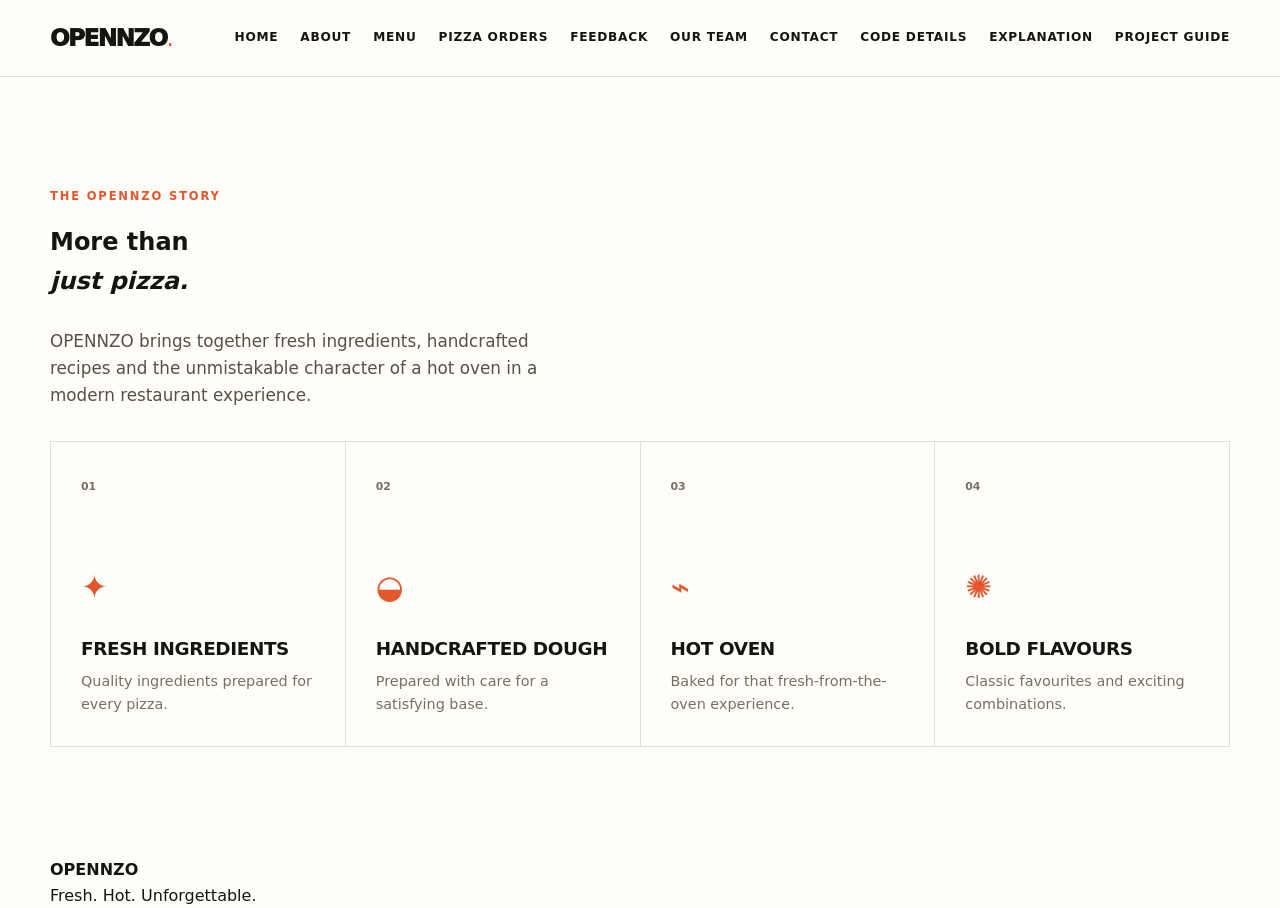
<file: about.html>
<!DOCTYPE html><html lang="en"><head><meta charset="UTF-8"><meta name="viewport" content="width=device-width,initial-scale=1.0"><meta name="description" content="About OPENNZO — Fresh. Hot. Unforgettable."><title>About OPENNZO</title><link rel="stylesheet" href="style.css"></head><body><header class="site-header"><nav class="nav container" aria-label="Primary navigation"><a class="brand" href="index.html">OPENNZO<span class="brand-dot">.</span></a><input class="nav-toggle" type="checkbox" id="nav-toggle"><label class="nav-toggle-label" for="nav-toggle"><span></span><span></span><span></span></label><div class="nav-links"><a href="index.html">Home</a><a href="about.html">About</a><a href="menu.html">Menu</a><a href="orders.html">Pizza Orders</a><a href="feedback.html">Feedback</a><a href="team.html">Our Team</a><a href="contact.html">Contact</a><a href="code-details.html">Code Details</a><a href="explanation.html">Explanation</a><a href="project-guide.html">Project Guide</a></div></nav></header><main><section class="section-pad"><div class="container"><p class="eyebrow">THE OPENNZO STORY</p><h1>More than<br><em>just pizza.</em></h1><p class="hero-text">OPENNZO brings together fresh ingredients, handcrafted recipes and the unmistakable character of a hot oven in a modern restaurant experience.</p><div class="feature-grid"><article class="feature-card"><span class="feature-number">01</span><div class="feature-icon">✦</div><h3>Fresh Ingredients</h3><p>Quality ingredients prepared for every pizza.</p></article><article class="feature-card"><span class="feature-number">02</span><div class="feature-icon">◒</div><h3>Handcrafted Dough</h3><p>Prepared with care for a satisfying base.</p></article><article class="feature-card"><span class="feature-number">03</span><div class="feature-icon">⌁</div><h3>Hot Oven</h3><p>Baked for that fresh-from-the-oven experience.</p></article><article class="feature-card"><span class="feature-number">04</span><div class="feature-icon">✺</div><h3>Bold Flavours</h3><p>Classic favourites and exciting combinations.</p></article></div></div></section></main><footer class="site-footer"><div class="container"><strong>OPENNZO</strong><p>Fresh. Hot. Unforgettable.</p></div></footer></body></html>
</file>
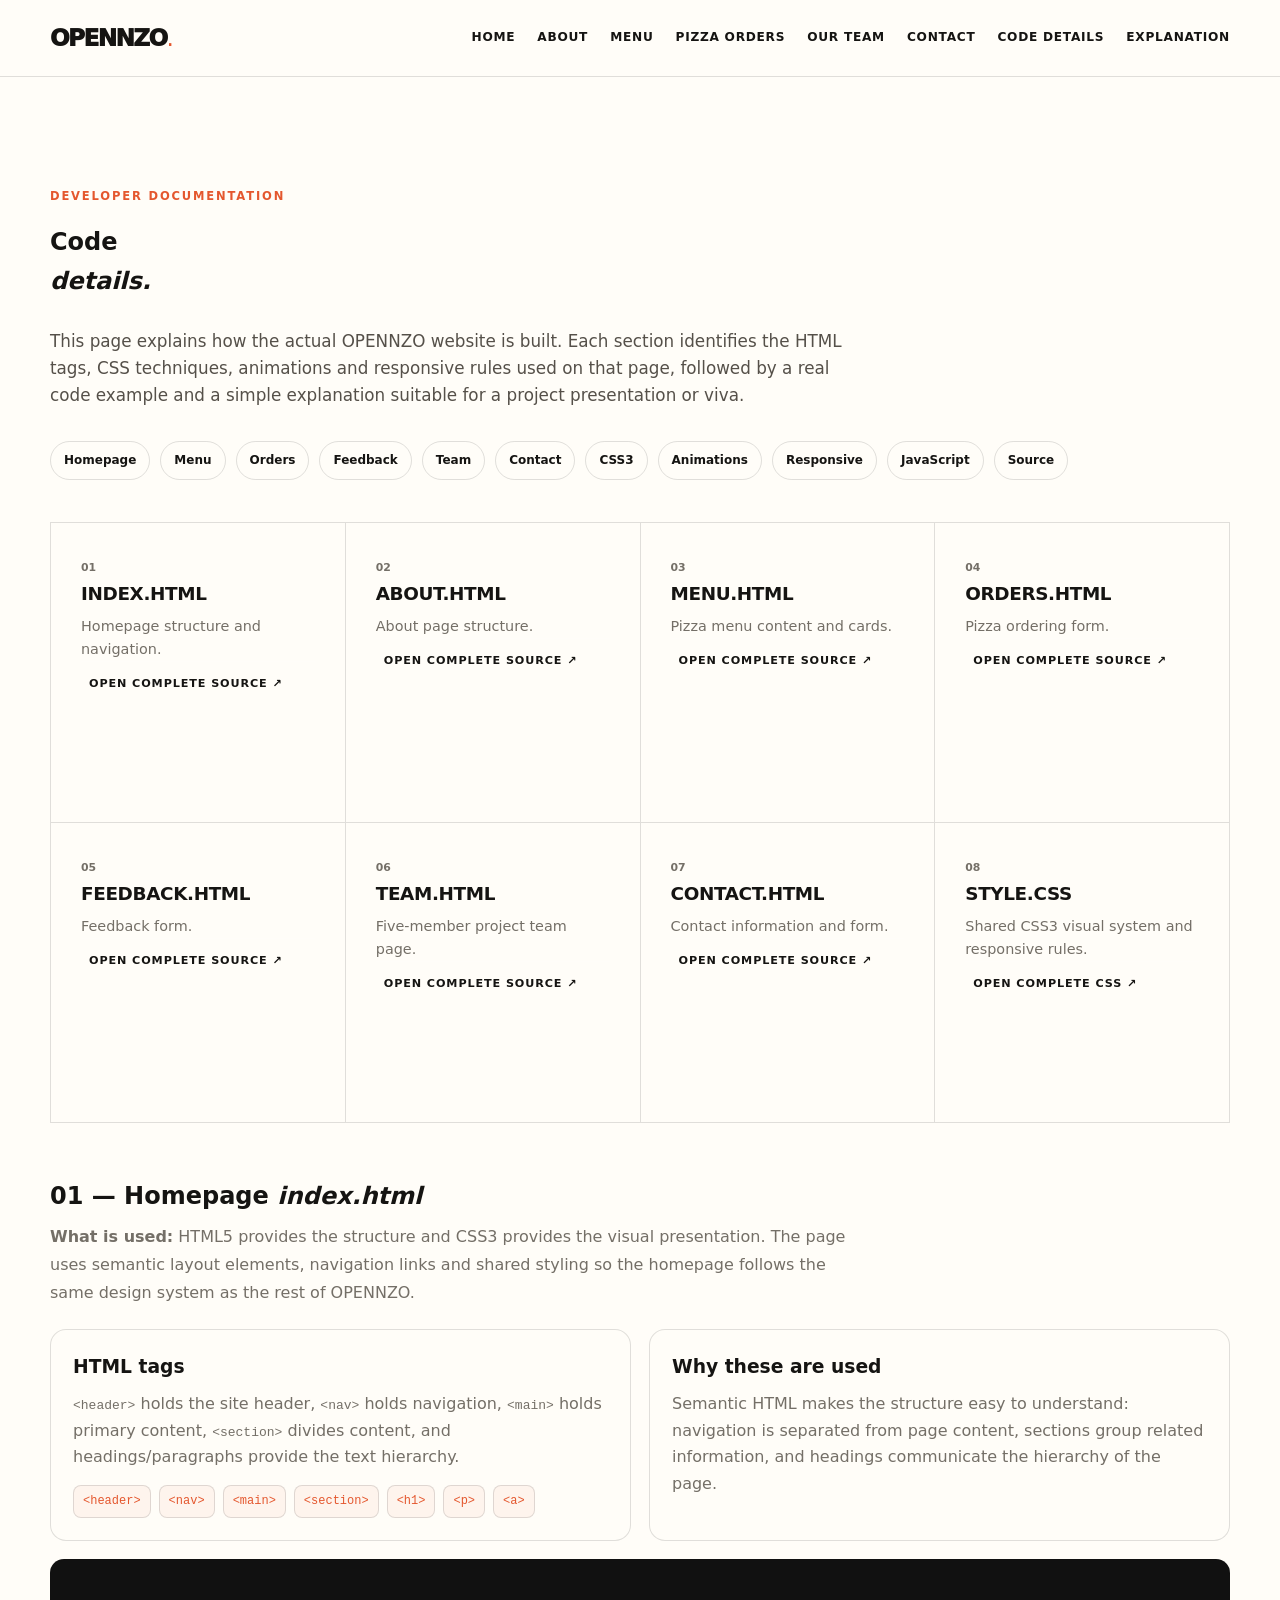
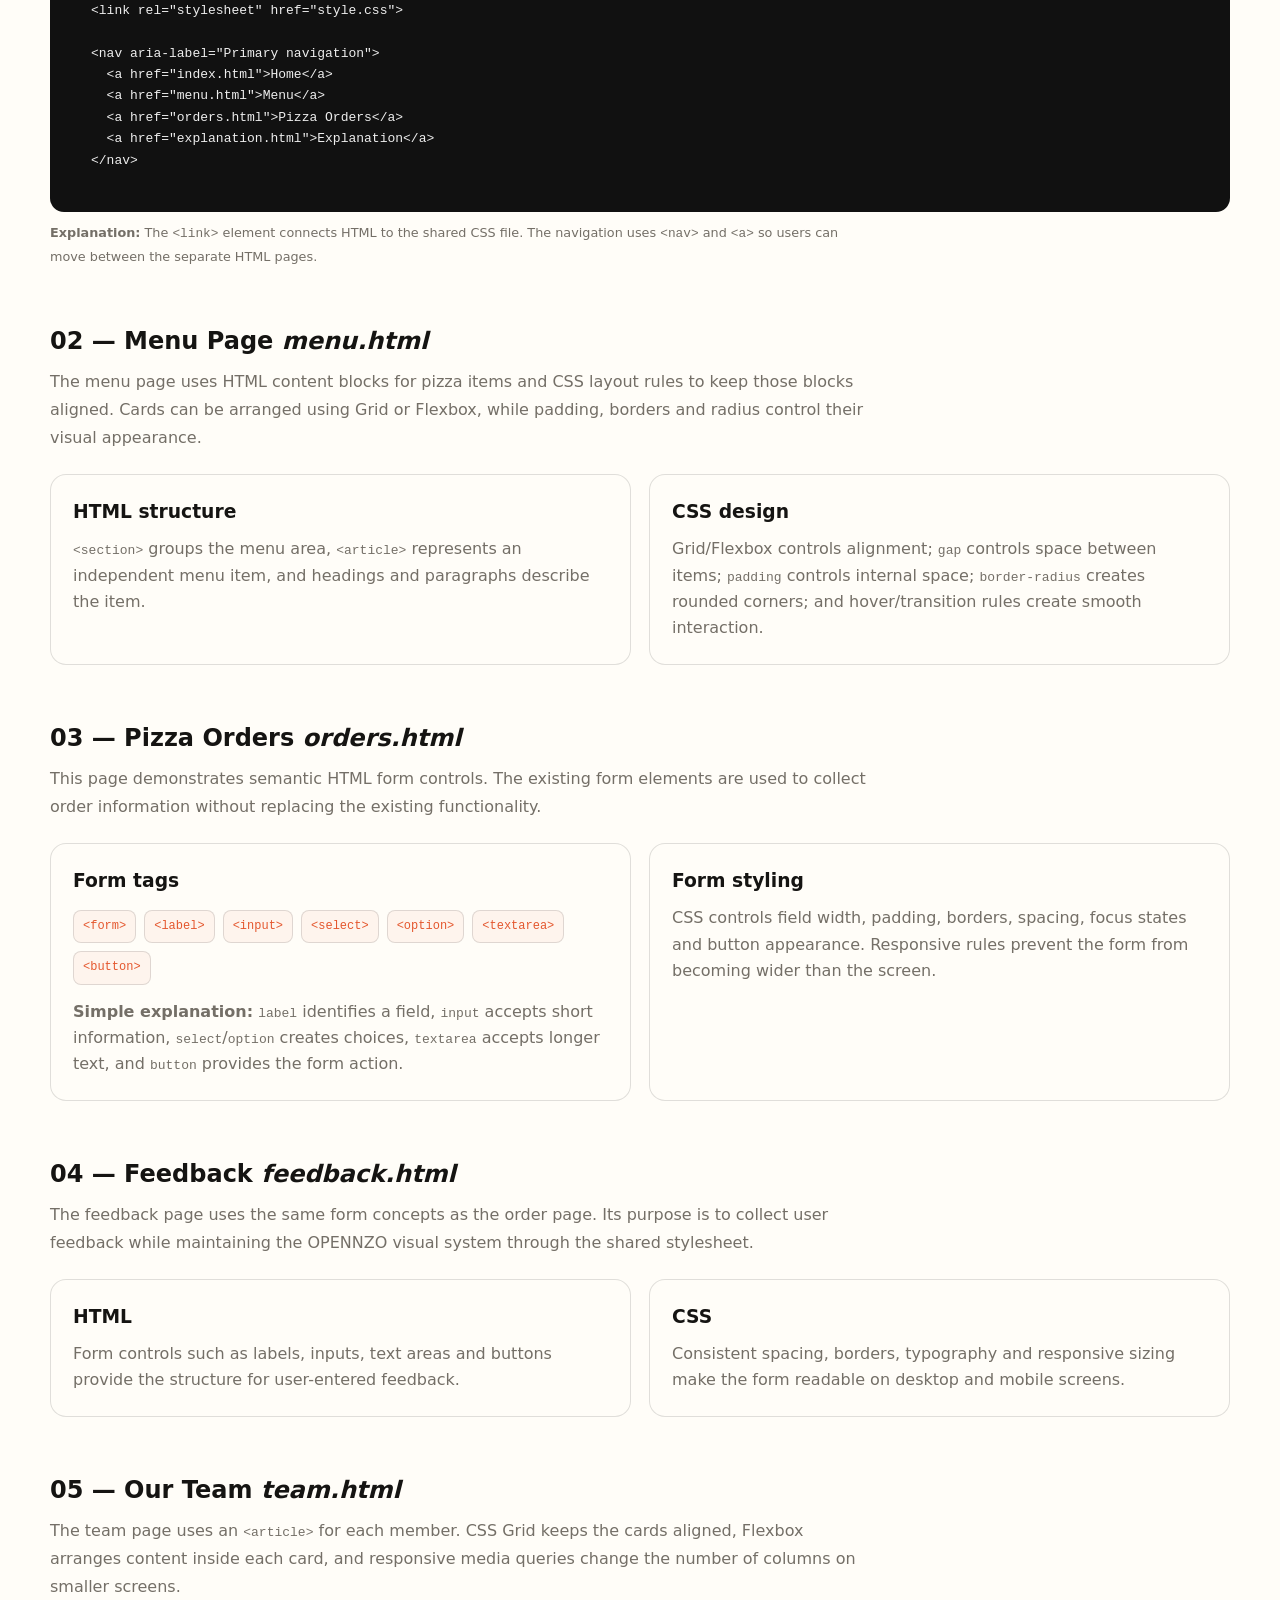
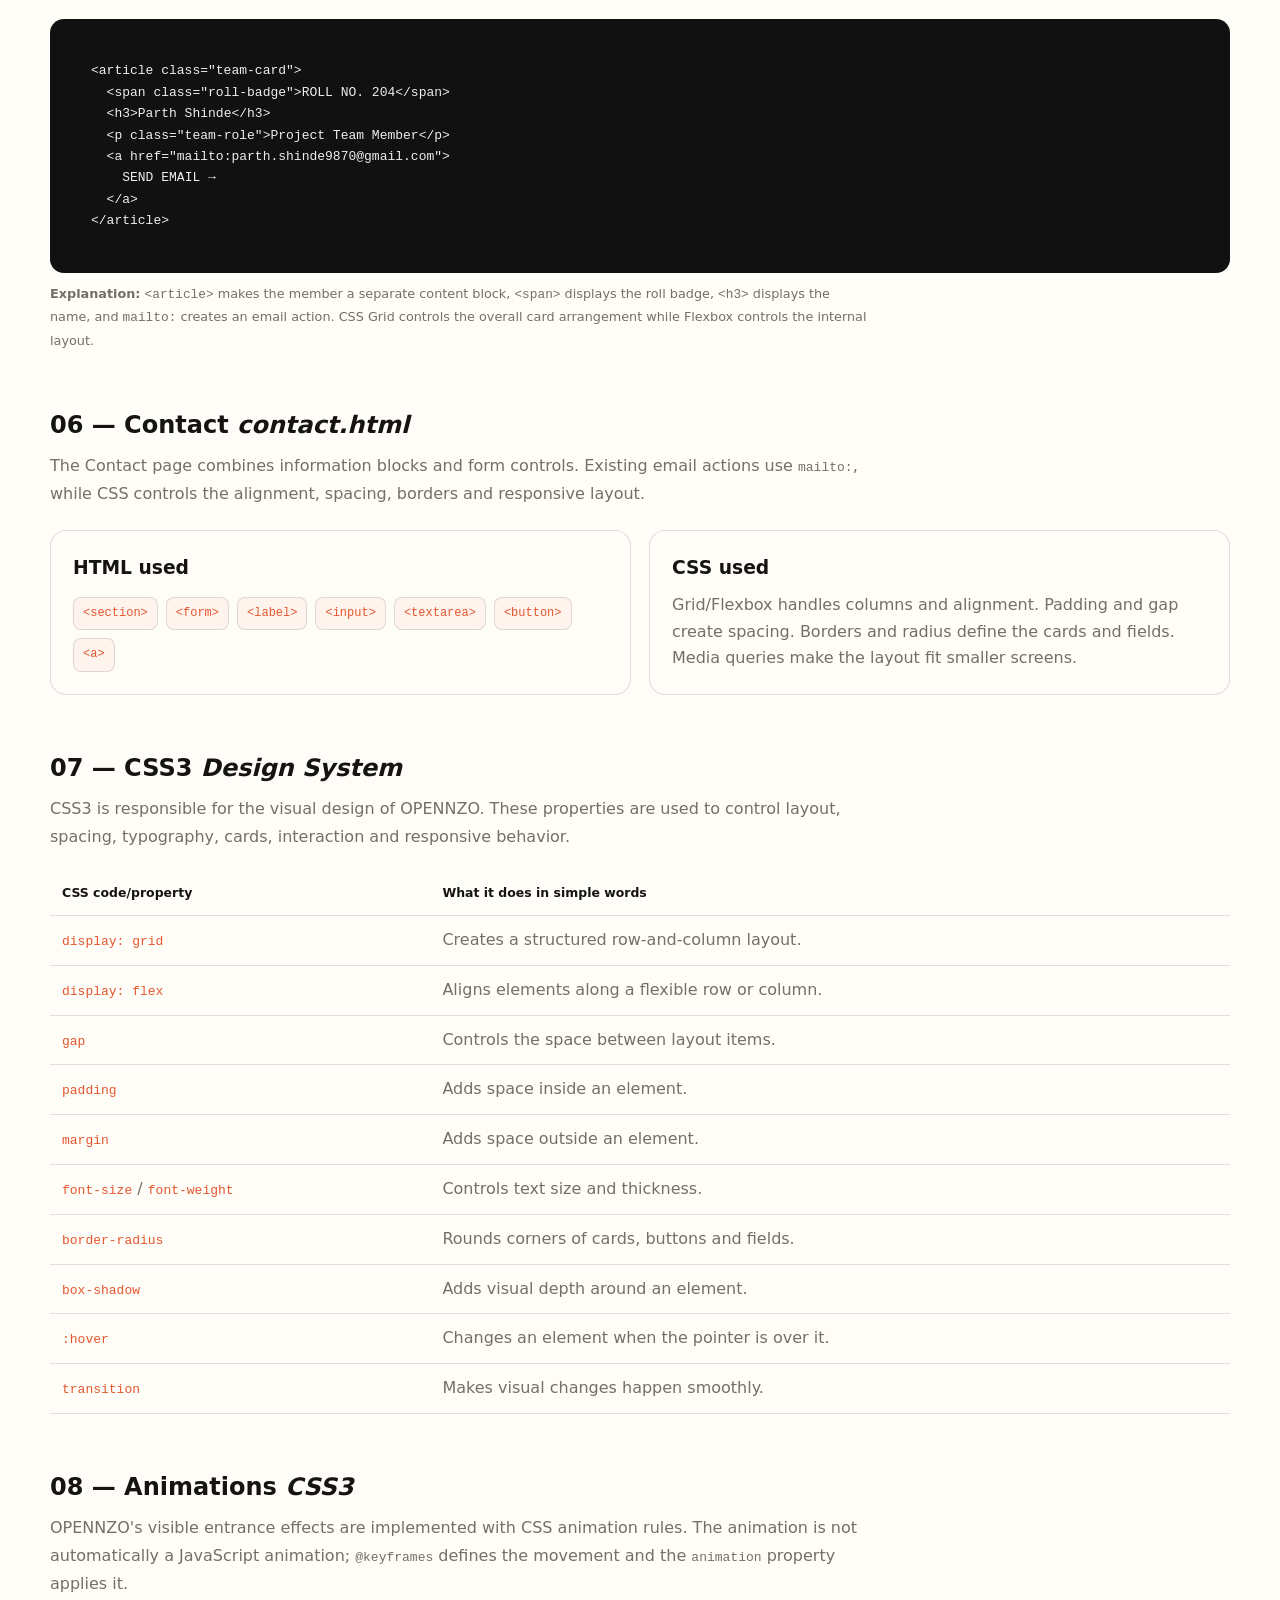
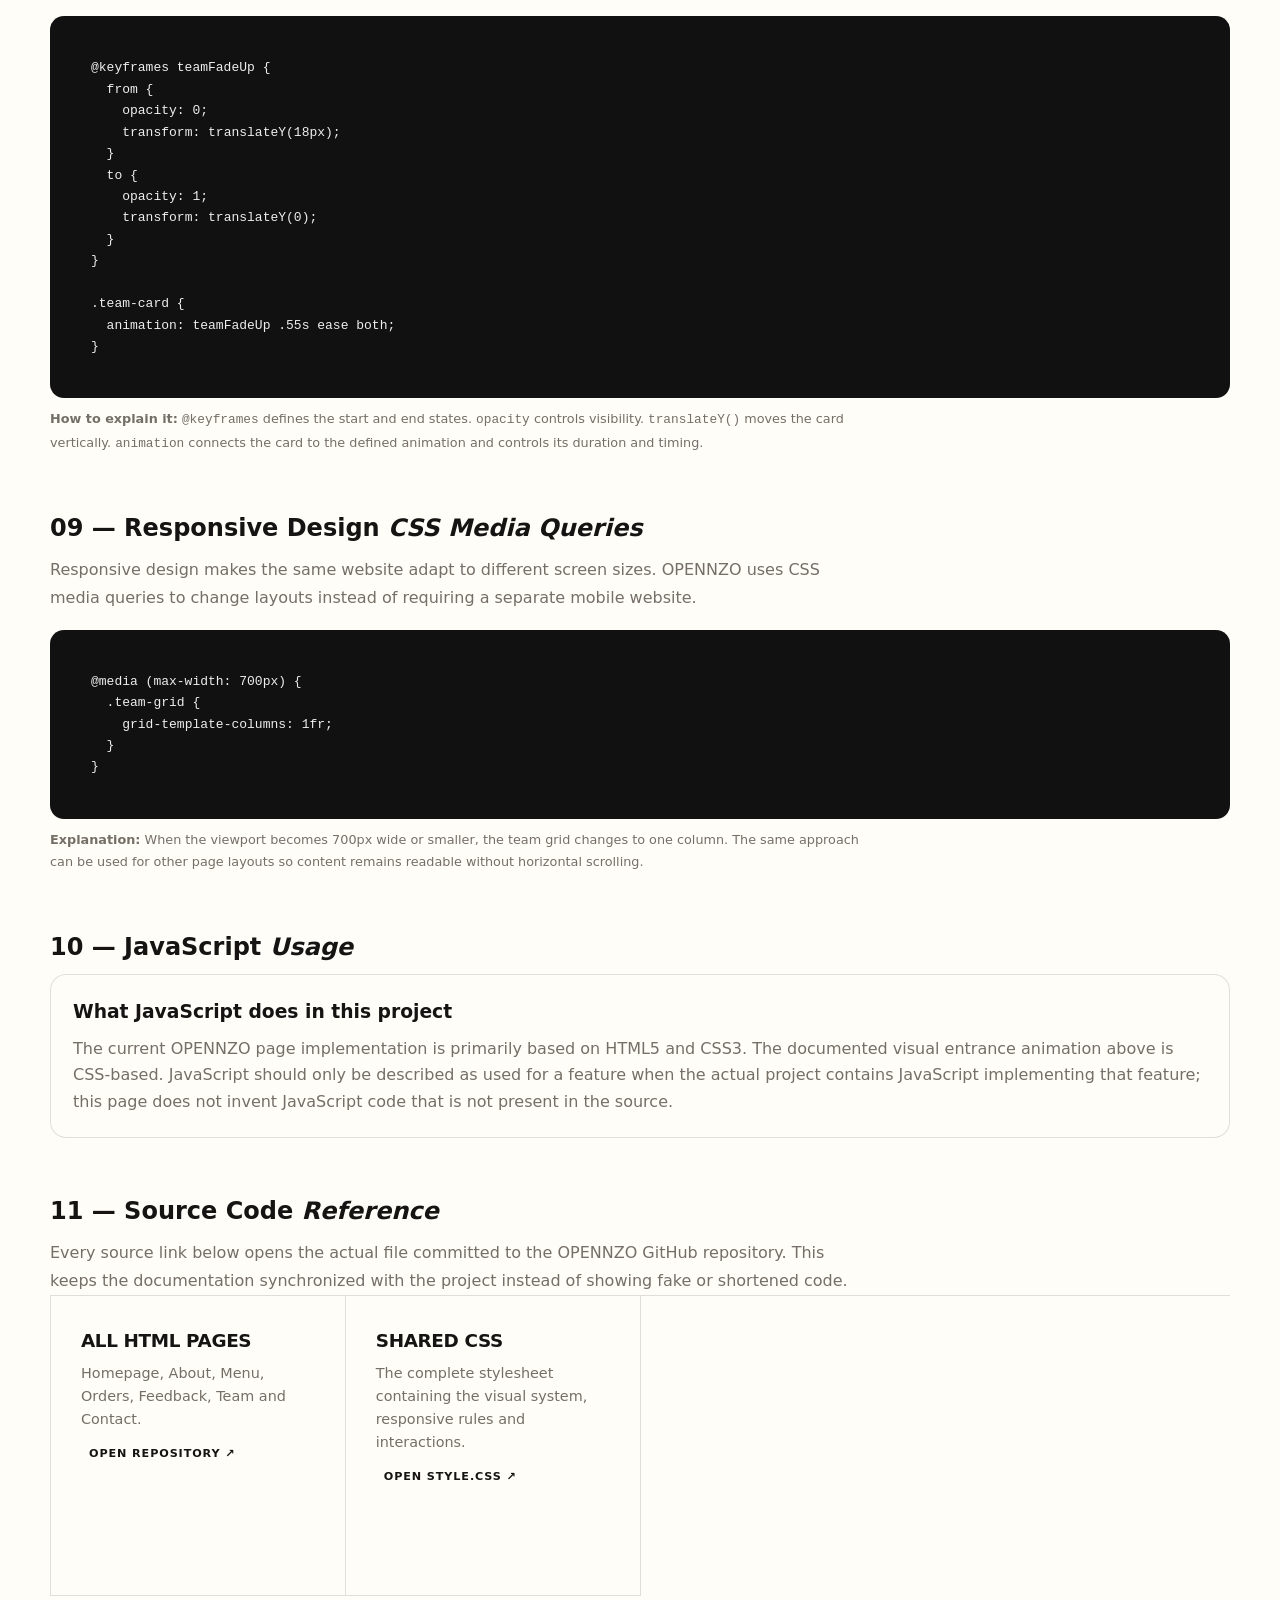
<file: code-details.html>
<!DOCTYPE html><html lang="en"><head><meta charset="UTF-8"><meta name="viewport" content="width=device-width,initial-scale=1.0"><meta name="description" content="OPENNZO complete HTML5 and CSS3 source-code documentation"><title>OPENNZO — Code Details</title><link rel="stylesheet" href="style.css"><style>
.docs-intro{max-width:820px}.docs-nav{display:flex;flex-wrap:wrap;gap:10px;margin:28px 0 42px}.docs-nav a{display:inline-block;padding:9px 13px;border:1px solid var(--line);border-radius:999px;color:var(--ink);text-decoration:none;font-size:.75rem;font-weight:800}.docs-nav a:hover{border-color:var(--accent);color:var(--accent)}.code-section{margin-top:54px}.code-section>h2{margin-bottom:8px}.code-section>p{max-width:820px;color:var(--muted);line-height:1.75}.explain-grid{display:grid;grid-template-columns:repeat(2,minmax(0,1fr));gap:18px;margin-top:22px}.explain-card{padding:22px;border:1px solid var(--line);border-radius:16px;background:rgba(255,255,255,.025)}.explain-card h3{margin:0 0 9px}.explain-card p{margin:0;color:var(--muted);line-height:1.65}.tag-list{display:flex;flex-wrap:wrap;gap:8px;margin-top:14px}.tag-list code{padding:6px 9px;border:1px solid var(--line);border-radius:8px;color:var(--accent);background:rgba(228,87,46,.05);font-size:.75rem}.source-block{margin-top:18px;overflow:auto;border:1px solid var(--line);border-radius:14px;background:#111;padding:18px}.source-block pre{margin:0;min-width:0;color:#eee;font:13px/1.65 ui-monospace,SFMono-Regular,Consolas,monospace;white-space:pre-wrap}.source-note{margin-top:10px;font-size:.8rem;color:var(--muted)}.property-table{width:100%;border-collapse:collapse;margin-top:20px}.property-table th,.property-table td{padding:12px;border-bottom:1px solid var(--line);text-align:left;vertical-align:top}.property-table th{font-size:.78rem}.property-table td{color:var(--muted);line-height:1.55}.property-table code{color:var(--accent)}
@media(max-width:760px){.explain-grid{grid-template-columns:1fr}.property-table{display:block;overflow-x:auto;white-space:normal}.source-block{padding:14px}.source-block pre{font-size:12px}}
</style></head><body><header class="site-header"><nav class="nav container" aria-label="Primary navigation"><a class="brand" href="index.html">OPENNZO<span class="brand-dot">.</span></a><input class="nav-toggle" type="checkbox" id="nav-toggle"><label class="nav-toggle-label" for="nav-toggle"><span></span><span></span><span></span></label><div class="nav-links"><a href="index.html">Home</a><a href="about.html">About</a><a href="menu.html">Menu</a><a href="orders.html">Pizza Orders</a><a href="team.html">Our Team</a><a href="contact.html">Contact</a><a href="code-details.html" aria-current="page">Code Details</a><a href="explanation.html">Explanation</a></div></nav></header><main><section class="section-pad"><div class="container"><p class="eyebrow">DEVELOPER DOCUMENTATION</p><h1>Code<br><em>details.</em></h1><p class="hero-text docs-intro">This page explains how the actual OPENNZO website is built. Each section identifies the HTML tags, CSS techniques, animations and responsive rules used on that page, followed by a real code example and a simple explanation suitable for a project presentation or viva.</p><div class="docs-nav"><a href="#homepage">Homepage</a><a href="#menu">Menu</a><a href="#orders">Orders</a><a href="#feedback">Feedback</a><a href="#team">Team</a><a href="#contact">Contact</a><a href="#css">CSS3</a><a href="#animation">Animations</a><a href="#responsive">Responsive</a><a href="#javascript">JavaScript</a><a href="#source">Source</a></div>
<div class="feature-grid"><article class="feature-card"><span class="feature-number">01</span><h3>index.html</h3><p>Homepage structure and navigation.</p><a class="card-link" href="https://github.com/malpura09hunter-art/opennzo-pizza-web/blob/main/index.html">Open complete source ↗</a></article><article class="feature-card"><span class="feature-number">02</span><h3>about.html</h3><p>About page structure.</p><a class="card-link" href="https://github.com/malpura09hunter-art/opennzo-pizza-web/blob/main/about.html">Open complete source ↗</a></article><article class="feature-card"><span class="feature-number">03</span><h3>menu.html</h3><p>Pizza menu content and cards.</p><a class="card-link" href="https://github.com/malpura09hunter-art/opennzo-pizza-web/blob/main/menu.html">Open complete source ↗</a></article><article class="feature-card"><span class="feature-number">04</span><h3>orders.html</h3><p>Pizza ordering form.</p><a class="card-link" href="https://github.com/malpura09hunter-art/opennzo-pizza-web/blob/main/orders.html">Open complete source ↗</a></article><article class="feature-card"><span class="feature-number">05</span><h3>feedback.html</h3><p>Feedback form.</p><a class="card-link" href="https://github.com/malpura09hunter-art/opennzo-pizza-web/blob/main/feedback.html">Open complete source ↗</a></article><article class="feature-card"><span class="feature-number">06</span><h3>team.html</h3><p>Five-member project team page.</p><a class="card-link" href="https://github.com/malpura09hunter-art/opennzo-pizza-web/blob/main/team.html">Open complete source ↗</a></article><article class="feature-card"><span class="feature-number">07</span><h3>contact.html</h3><p>Contact information and form.</p><a class="card-link" href="https://github.com/malpura09hunter-art/opennzo-pizza-web/blob/main/contact.html">Open complete source ↗</a></article><article class="feature-card"><span class="feature-number">08</span><h3>style.css</h3><p>Shared CSS3 visual system and responsive rules.</p><a class="card-link" href="https://github.com/malpura09hunter-art/opennzo-pizza-web/blob/main/style.css">Open complete CSS ↗</a></article></div>
<section id="homepage" class="code-section"><h2>01 — Homepage <em>index.html</em></h2><p><strong>What is used:</strong> HTML5 provides the structure and CSS3 provides the visual presentation. The page uses semantic layout elements, navigation links and shared styling so the homepage follows the same design system as the rest of OPENNZO.</p><div class="explain-grid"><article class="explain-card"><h3>HTML tags</h3><p><code>&lt;header&gt;</code> holds the site header, <code>&lt;nav&gt;</code> holds navigation, <code>&lt;main&gt;</code> holds primary content, <code>&lt;section&gt;</code> divides content, and headings/paragraphs provide the text hierarchy.</p><div class="tag-list"><code>&lt;header&gt;</code><code>&lt;nav&gt;</code><code>&lt;main&gt;</code><code>&lt;section&gt;</code><code>&lt;h1&gt;</code><code>&lt;p&gt;</code><code>&lt;a&gt;</code></div></article><article class="explain-card"><h3>Why these are used</h3><p>Semantic HTML makes the structure easy to understand: navigation is separated from page content, sections group related information, and headings communicate the hierarchy of the page.</p></article></div><div class="source-block"><pre><code>&lt;link rel="stylesheet" href="style.css"&gt;

&lt;nav aria-label="Primary navigation"&gt;
  &lt;a href="index.html"&gt;Home&lt;/a&gt;
  &lt;a href="menu.html"&gt;Menu&lt;/a&gt;
  &lt;a href="orders.html"&gt;Pizza Orders&lt;/a&gt;
  &lt;a href="explanation.html"&gt;Explanation&lt;/a&gt;
&lt;/nav&gt;</code></pre></div><p class="source-note"><strong>Explanation:</strong> The <code>&lt;link&gt;</code> element connects HTML to the shared CSS file. The navigation uses <code>&lt;nav&gt;</code> and <code>&lt;a&gt;</code> so users can move between the separate HTML pages.</p></section>
<section id="menu" class="code-section"><h2>02 — Menu Page <em>menu.html</em></h2><p>The menu page uses HTML content blocks for pizza items and CSS layout rules to keep those blocks aligned. Cards can be arranged using Grid or Flexbox, while padding, borders and radius control their visual appearance.</p><div class="explain-grid"><article class="explain-card"><h3>HTML structure</h3><p><code>&lt;section&gt;</code> groups the menu area, <code>&lt;article&gt;</code> represents an independent menu item, and headings and paragraphs describe the item.</p></article><article class="explain-card"><h3>CSS design</h3><p>Grid/Flexbox controls alignment; <code>gap</code> controls space between items; <code>padding</code> controls internal space; <code>border-radius</code> creates rounded corners; and hover/transition rules create smooth interaction.</p></article></div></section>
<section id="orders" class="code-section"><h2>03 — Pizza Orders <em>orders.html</em></h2><p>This page demonstrates semantic HTML form controls. The existing form elements are used to collect order information without replacing the existing functionality.</p><div class="explain-grid"><article class="explain-card"><h3>Form tags</h3><div class="tag-list"><code>&lt;form&gt;</code><code>&lt;label&gt;</code><code>&lt;input&gt;</code><code>&lt;select&gt;</code><code>&lt;option&gt;</code><code>&lt;textarea&gt;</code><code>&lt;button&gt;</code></div><p style="margin-top:14px"><strong>Simple explanation:</strong> <code>label</code> identifies a field, <code>input</code> accepts short information, <code>select</code>/<code>option</code> creates choices, <code>textarea</code> accepts longer text, and <code>button</code> provides the form action.</p></article><article class="explain-card"><h3>Form styling</h3><p>CSS controls field width, padding, borders, spacing, focus states and button appearance. Responsive rules prevent the form from becoming wider than the screen.</p></article></div></section>
<section id="feedback" class="code-section"><h2>04 — Feedback <em>feedback.html</em></h2><p>The feedback page uses the same form concepts as the order page. Its purpose is to collect user feedback while maintaining the OPENNZO visual system through the shared stylesheet.</p><div class="explain-grid"><article class="explain-card"><h3>HTML</h3><p>Form controls such as labels, inputs, text areas and buttons provide the structure for user-entered feedback.</p></article><article class="explain-card"><h3>CSS</h3><p>Consistent spacing, borders, typography and responsive sizing make the form readable on desktop and mobile screens.</p></article></div></section>
<section id="team" class="code-section"><h2>05 — Our Team <em>team.html</em></h2><p>The team page uses an <code>&lt;article&gt;</code> for each member. CSS Grid keeps the cards aligned, Flexbox arranges content inside each card, and responsive media queries change the number of columns on smaller screens.</p><div class="source-block"><pre><code>&lt;article class="team-card"&gt;
  &lt;span class="roll-badge"&gt;ROLL NO. 204&lt;/span&gt;
  &lt;h3&gt;Parth Shinde&lt;/h3&gt;
  &lt;p class="team-role"&gt;Project Team Member&lt;/p&gt;
  &lt;a href="mailto:parth.shinde9870@gmail.com"&gt;
    SEND EMAIL →
  &lt;/a&gt;
&lt;/article&gt;</code></pre></div><p class="source-note"><strong>Explanation:</strong> <code>&lt;article&gt;</code> makes the member a separate content block, <code>&lt;span&gt;</code> displays the roll badge, <code>&lt;h3&gt;</code> displays the name, and <code>mailto:</code> creates an email action. CSS Grid controls the overall card arrangement while Flexbox controls the internal layout.</p></section>
<section id="contact" class="code-section"><h2>06 — Contact <em>contact.html</em></h2><p>The Contact page combines information blocks and form controls. Existing email actions use <code>mailto:</code>, while CSS controls the alignment, spacing, borders and responsive layout.</p><div class="explain-grid"><article class="explain-card"><h3>HTML used</h3><div class="tag-list"><code>&lt;section&gt;</code><code>&lt;form&gt;</code><code>&lt;label&gt;</code><code>&lt;input&gt;</code><code>&lt;textarea&gt;</code><code>&lt;button&gt;</code><code>&lt;a&gt;</code></div></article><article class="explain-card"><h3>CSS used</h3><p>Grid/Flexbox handles columns and alignment. Padding and gap create spacing. Borders and radius define the cards and fields. Media queries make the layout fit smaller screens.</p></article></div></section>
<section id="css" class="code-section"><h2>07 — CSS3 <em>Design System</em></h2><p>CSS3 is responsible for the visual design of OPENNZO. These properties are used to control layout, spacing, typography, cards, interaction and responsive behavior.</p><table class="property-table"><thead><tr><th>CSS code/property</th><th>What it does in simple words</th></tr></thead><tbody><tr><td><code>display: grid</code></td><td>Creates a structured row-and-column layout.</td></tr><tr><td><code>display: flex</code></td><td>Aligns elements along a flexible row or column.</td></tr><tr><td><code>gap</code></td><td>Controls the space between layout items.</td></tr><tr><td><code>padding</code></td><td>Adds space inside an element.</td></tr><tr><td><code>margin</code></td><td>Adds space outside an element.</td></tr><tr><td><code>font-size</code> / <code>font-weight</code></td><td>Controls text size and thickness.</td></tr><tr><td><code>border-radius</code></td><td>Rounds corners of cards, buttons and fields.</td></tr><tr><td><code>box-shadow</code></td><td>Adds visual depth around an element.</td></tr><tr><td><code>:hover</code></td><td>Changes an element when the pointer is over it.</td></tr><tr><td><code>transition</code></td><td>Makes visual changes happen smoothly.</td></tr></tbody></table></section>
<section id="animation" class="code-section"><h2>08 — Animations <em>CSS3</em></h2><p>OPENNZO's visible entrance effects are implemented with CSS animation rules. The animation is not automatically a JavaScript animation; <code>@keyframes</code> defines the movement and the <code>animation</code> property applies it.</p><div class="source-block"><pre><code>@keyframes teamFadeUp {
  from {
    opacity: 0;
    transform: translateY(18px);
  }
  to {
    opacity: 1;
    transform: translateY(0);
  }
}

.team-card {
  animation: teamFadeUp .55s ease both;
}</code></pre></div><p class="source-note"><strong>How to explain it:</strong> <code>@keyframes</code> defines the start and end states. <code>opacity</code> controls visibility. <code>translateY()</code> moves the card vertically. <code>animation</code> connects the card to the defined animation and controls its duration and timing.</p></section>
<section id="responsive" class="code-section"><h2>09 — Responsive Design <em>CSS Media Queries</em></h2><p>Responsive design makes the same website adapt to different screen sizes. OPENNZO uses CSS media queries to change layouts instead of requiring a separate mobile website.</p><div class="source-block"><pre><code>@media (max-width: 700px) {
  .team-grid {
    grid-template-columns: 1fr;
  }
}</code></pre></div><p class="source-note"><strong>Explanation:</strong> When the viewport becomes 700px wide or smaller, the team grid changes to one column. The same approach can be used for other page layouts so content remains readable without horizontal scrolling.</p></section>
<section id="javascript" class="code-section"><h2>10 — JavaScript <em>Usage</em></h2><div class="explain-card"><h3>What JavaScript does in this project</h3><p>The current OPENNZO page implementation is primarily based on HTML5 and CSS3. The documented visual entrance animation above is CSS-based. JavaScript should only be described as used for a feature when the actual project contains JavaScript implementing that feature; this page does not invent JavaScript code that is not present in the source.</p></div></section>
<section id="source" class="code-section"><h2>11 — Source Code <em>Reference</em></h2><p>Every source link below opens the actual file committed to the OPENNZO GitHub repository. This keeps the documentation synchronized with the project instead of showing fake or shortened code.</p><div class="feature-grid"><article class="feature-card"><h3>All HTML Pages</h3><p>Homepage, About, Menu, Orders, Feedback, Team and Contact.</p><a class="card-link" href="https://github.com/malpura09hunter-art/opennzo-pizza-web">Open repository ↗</a></article><article class="feature-card"><h3>Shared CSS</h3><p>The complete stylesheet containing the visual system, responsive rules and interactions.</p><a class="card-link" href="https://github.com/malpura09hunter-art/opennzo-pizza-web/blob/main/style.css">Open style.css ↗</a></article></div></section>
</div></section></main></body></html>
</file>
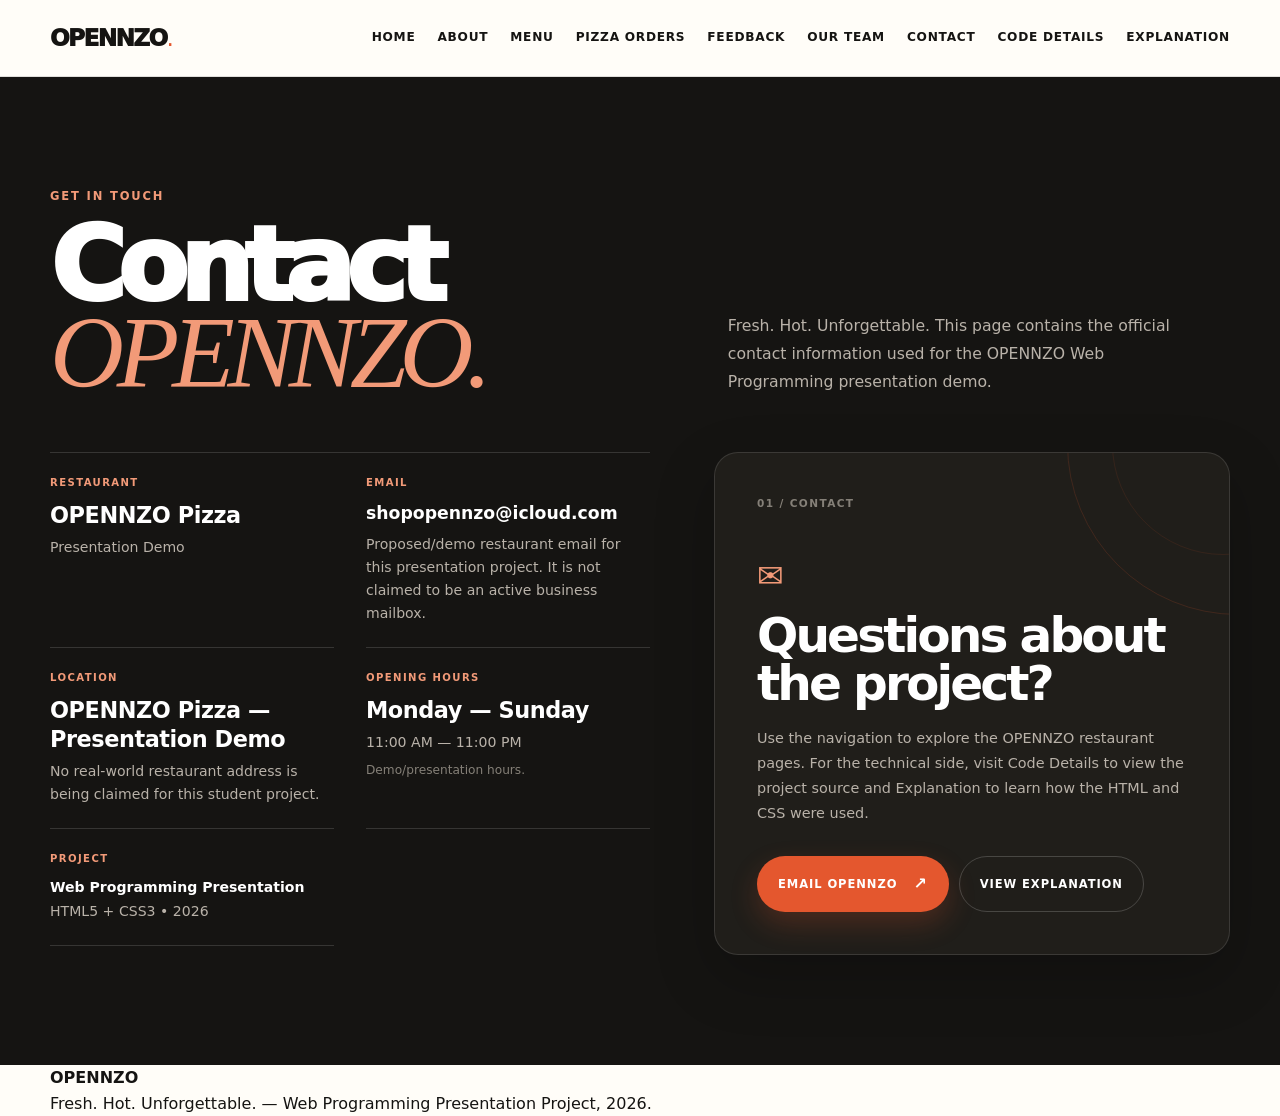
<file: contact.html>
<!DOCTYPE html>
<html lang="en">
<head>
  <meta charset="UTF-8">
  <meta name="viewport" content="width=device-width, initial-scale=1.0">
  <meta name="description" content="Contact OPENNZO Pizza — Web Programming Presentation Demo">
  <title>OPENNZO — Contact</title>
  <link rel="stylesheet" href="style.css">
  <style>
    /* Contact page only. Shared/global styles remain untouched. */
    .contact-page{background:var(--ink);color:#fff;min-height:calc(100vh - 76px);overflow:hidden}
    .contact-page .contact-wrap{position:relative}
    .contact-page .section-heading.split{margin-bottom:56px;grid-template-columns:minmax(0,1.1fr) minmax(280px,.9fr);gap:64px}
    .contact-page .section-heading h1{font-size:clamp(3.6rem,8vw,7rem);line-height:.84;letter-spacing:-.08em;font-weight:950}
    .contact-page .section-heading h1 em{font-family:Georgia,serif;font-weight:400;color:#f29a78;letter-spacing:-.07em}
    .contact-page .section-heading .eyebrow{color:#f29a78}
    .contact-page .section-heading.split>p{align-self:end;color:#b9b2a9;font-size:.98rem;line-height:1.8;max-width:470px;margin:0}

    .contact-page .contact-grid{display:grid;grid-template-columns:minmax(0,1fr) minmax(360px,.86fr);gap:64px;align-items:stretch}
    .contact-page .contact-details{border-top:1px solid rgba(255,255,255,.14);display:grid;grid-template-columns:repeat(2,minmax(0,1fr));column-gap:32px;align-content:start}
    .contact-page .contact-details article{min-width:0;padding:22px 0;border-bottom:1px solid rgba(255,255,255,.14);animation:contactReveal .5s ease both}
    .contact-page .contact-details article:nth-child(2){animation-delay:.05s}
    .contact-page .contact-details article:nth-child(3){animation-delay:.1s}
    .contact-page .contact-details article:nth-child(4){animation-delay:.15s}
    .contact-page .contact-details article:nth-child(5){animation-delay:.2s}
    .contact-page .contact-details article>span{display:block;margin-bottom:9px;color:#f29a78;font-size:.63rem;font-weight:900;letter-spacing:.14em}
    .contact-page .contact-details h2,.contact-page .contact-details h3{margin:0;color:#fff;font-size:clamp(1.1rem,1.8vw,1.4rem);line-height:1.3;letter-spacing:-.02em}
    .contact-page .contact-details p{margin:6px 0 0;color:#b9b2a9;font-size:.88rem;line-height:1.65}
    .contact-page .contact-details small{display:block;margin-top:7px;color:#858078;font-size:.76rem;line-height:1.5}
    .contact-page .contact-details a{display:block;width:100%;max-width:100%;margin:0;color:#fff;font-size:clamp(.94rem,1.45vw,1.08rem);font-weight:800;line-height:1.5;overflow-wrap:anywhere;word-break:break-word}
    .contact-page .contact-details a:hover,.contact-page .contact-details a:focus-visible{color:#f29a78}
    .contact-page .contact-details strong{color:#fff}

    .contact-page .contact-feature{position:relative;isolation:isolate;min-width:0;overflow:hidden;display:flex;flex-direction:column;justify-content:center;background:#201e1a;color:#fff;border:1px solid rgba(255,255,255,.12);border-radius:24px;padding:42px;box-shadow:0 22px 60px rgba(0,0,0,.22);animation:contactReveal .55s ease .08s both}
    .contact-page .contact-feature:before,.contact-page .contact-feature:after{content:"";position:absolute;border:1px solid rgba(228,87,46,.16);border-radius:50%;pointer-events:none;z-index:-1}
    .contact-page .contact-feature:before{width:340px;height:340px;right:-180px;top:-180px}
    .contact-page .contact-feature:after{width:220px;height:220px;right:-105px;top:-120px;border-color:rgba(228,87,46,.1)}
    .contact-page .contact-feature .feature-number{display:block;color:#858078;font-size:.66rem;font-weight:900;letter-spacing:.13em}
    .contact-page .contact-feature .feature-icon{margin:48px 0 20px;color:#f29a78;font-size:2rem;line-height:1}
    .contact-page .contact-feature h2{margin:0;color:#fff;font-size:clamp(2rem,3.8vw,3.15rem);line-height:.98;letter-spacing:-.06em}
    .contact-page .contact-feature>p{max-width:540px;margin:18px 0 0;color:#b9b2a9;font-size:.9rem;line-height:1.75}
    .contact-page .contact-feature .hero-actions{margin-top:30px;gap:10px}
    .contact-page .contact-feature .btn{min-height:46px}
    .contact-page .contact-feature .btn-secondary{border-color:rgba(255,255,255,.18);color:#fff}
    .contact-page .contact-feature .btn-secondary:hover{background:rgba(255,255,255,.06)}

    @keyframes contactReveal{from{opacity:0;transform:translateY(12px)}to{opacity:1;transform:translateY(0)}}
    @media(max-width:1000px){
      .contact-page .section-heading.split{grid-template-columns:1fr;gap:22px}
      .contact-page .section-heading.split>p{align-self:auto}
      .contact-page .contact-grid{grid-template-columns:1fr;gap:42px}
      .contact-page .contact-feature{min-height:390px}
    }
    @media(max-width:620px){
      .contact-page .section-heading.split{margin-bottom:38px}
      .contact-page .section-heading h1{font-size:clamp(3.2rem,16vw,4.8rem)}
      .contact-page .section-heading.split>p{font-size:.9rem;line-height:1.7}
      .contact-page .contact-details{grid-template-columns:1fr;column-gap:0}
      .contact-page .contact-details article{padding:19px 0}
      .contact-page .contact-feature{padding:30px 26px;min-height:0}
      .contact-page .contact-feature .feature-icon{margin:34px 0 18px}
      .contact-page .contact-feature .hero-actions{flex-direction:column;align-items:stretch}
      .contact-page .contact-feature .btn{width:100%}
    }
    @media(prefers-reduced-motion:reduce){.contact-page .contact-details article,.contact-page .contact-feature{animation:none}}
  </style>
</head>
<body>
<header class="site-header">
  <nav class="nav container" aria-label="Primary navigation">
    <a class="brand" href="index.html">OPENNZO<span class="brand-dot">.</span></a>
    <input class="nav-toggle" type="checkbox" id="nav-toggle" aria-label="Toggle navigation">
    <label class="nav-toggle-label" for="nav-toggle"><span></span><span></span><span></span></label>
    <div class="nav-links">
      <a href="index.html">Home</a><a href="about.html">About</a><a href="menu.html">Menu</a><a href="orders.html">Pizza Orders</a><a href="feedback.html">Feedback</a><a href="team.html">Our Team</a><a href="contact.html" aria-current="page">Contact</a><a href="code-details.html">Code Details</a><a href="explanation.html">Explanation</a>
    </div>
  </nav>
</header>

<main>
  <section class="section-pad contact-page">
    <div class="container contact-wrap">
      <div class="section-heading split">
        <div>
          <p class="eyebrow">GET IN TOUCH</p>
          <h1>Contact<br><em>OPENNZO.</em></h1>
        </div>
        <p>Fresh. Hot. Unforgettable. This page contains the official contact information used for the OPENNZO Web Programming presentation demo.</p>
      </div>

      <div class="contact-grid">
        <div class="contact-details">
          <article>
            <span>RESTAURANT</span>
            <h2>OPENNZO Pizza</h2>
            <p>Presentation Demo</p>
          </article>
          <article>
            <span>EMAIL</span>
            <a href="mailto:shopopennzo@icloud.com">shopopennzo@icloud.com</a>
            <p>Proposed/demo restaurant email for this presentation project. It is not claimed to be an active business mailbox.</p>
          </article>
          <article>
            <span>LOCATION</span>
            <h3>OPENNZO Pizza — Presentation Demo</h3>
            <p>No real-world restaurant address is being claimed for this student project.</p>
          </article>
          <article>
            <span>OPENING HOURS</span>
            <h3>Monday — Sunday</h3>
            <p>11:00 AM — 11:00 PM</p>
            <small>Demo/presentation hours.</small>
          </article>
          <article>
            <span>PROJECT</span>
            <p><strong>Web Programming Presentation</strong><br>HTML5 + CSS3 • 2026</p>
          </article>
        </div>

        <div class="contact-feature">
          <span class="feature-number">01 / CONTACT</span>
          <div class="feature-icon">✉</div>
          <h2>Questions about the project?</h2>
          <p>Use the navigation to explore the OPENNZO restaurant pages. For the technical side, visit Code Details to view the project source and Explanation to learn how the HTML and CSS were used.</p>
          <div class="hero-actions">
            <a class="btn btn-primary" href="mailto:shopopennzo@icloud.com">Email OPENNZO <span>↗</span></a>
            <a class="btn btn-secondary" href="explanation.html">View Explanation</a>
          </div>
        </div>
      </div>
    </div>
  </section>
</main>

<footer class="site-footer">
  <div class="container">
    <strong>OPENNZO</strong>
    <p>Fresh. Hot. Unforgettable. — Web Programming Presentation Project, 2026.</p>
  </div>
</footer>
</body>
</html>
</file>
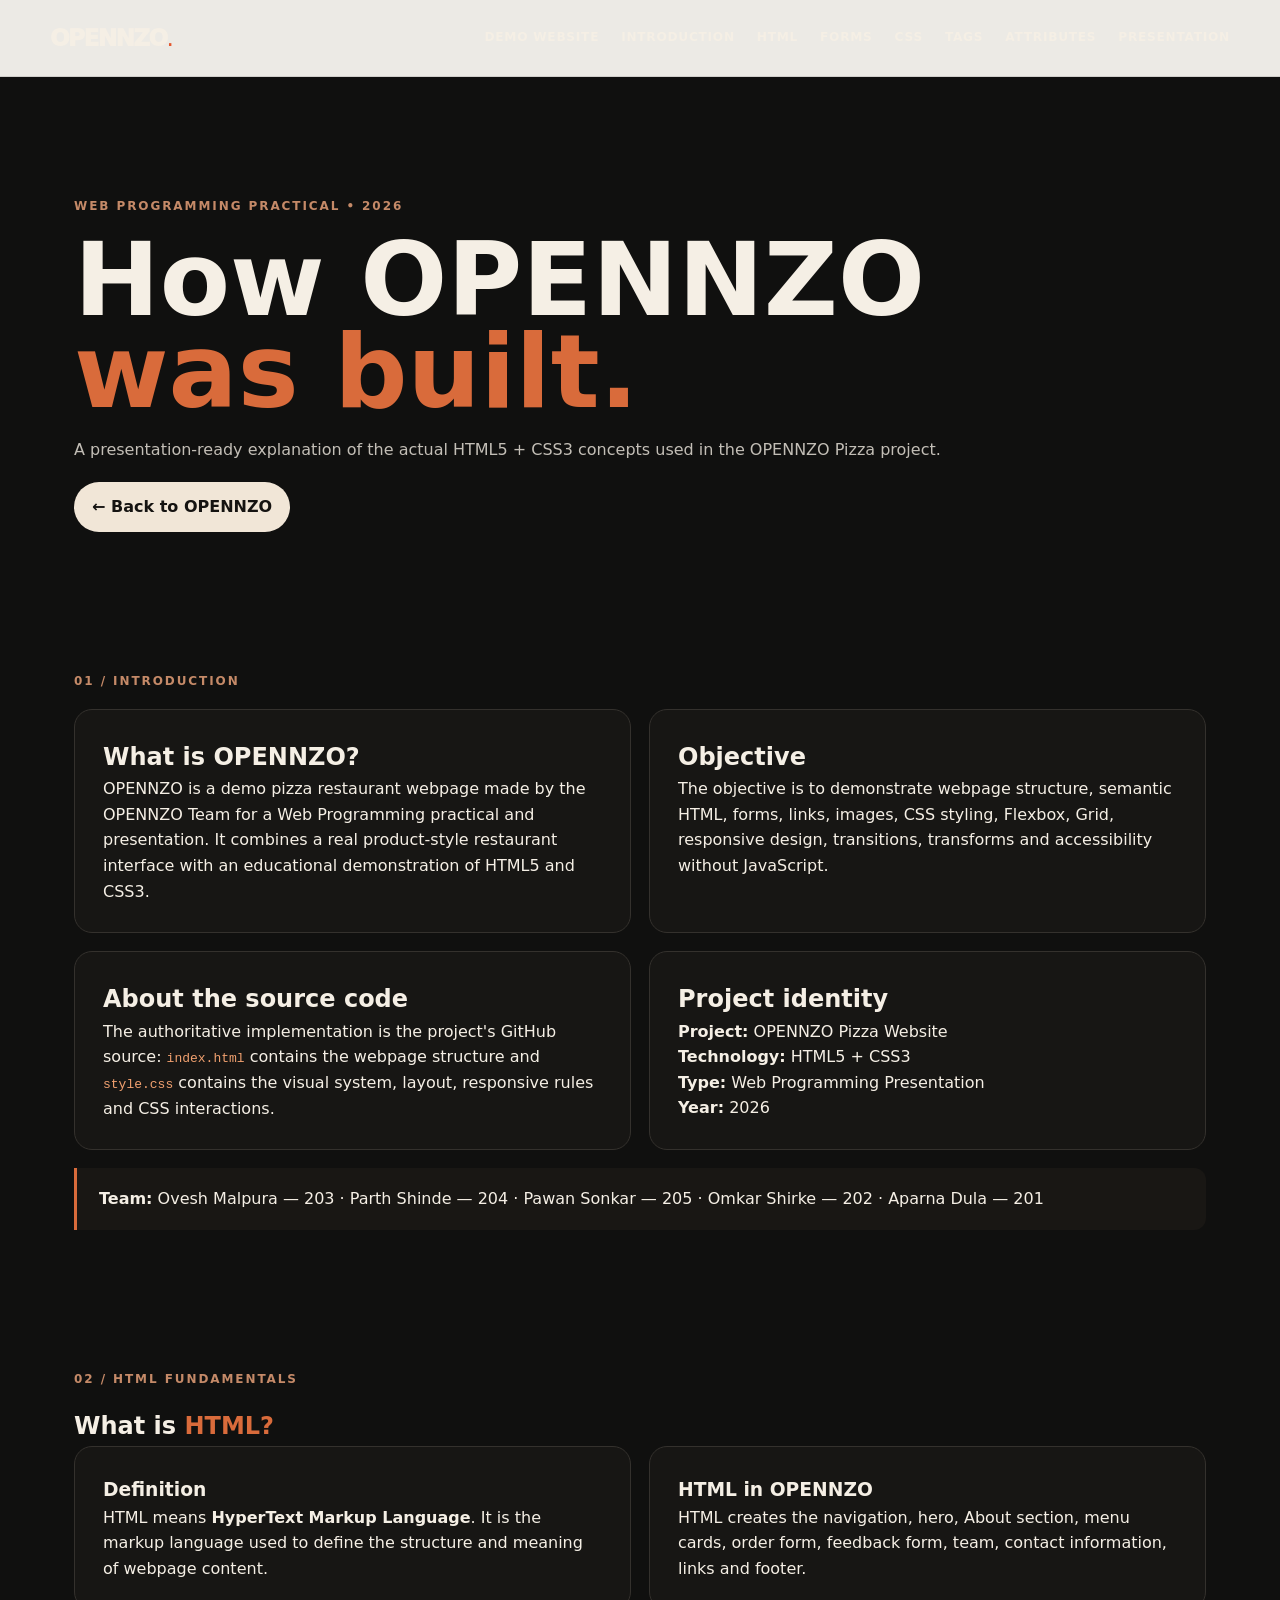
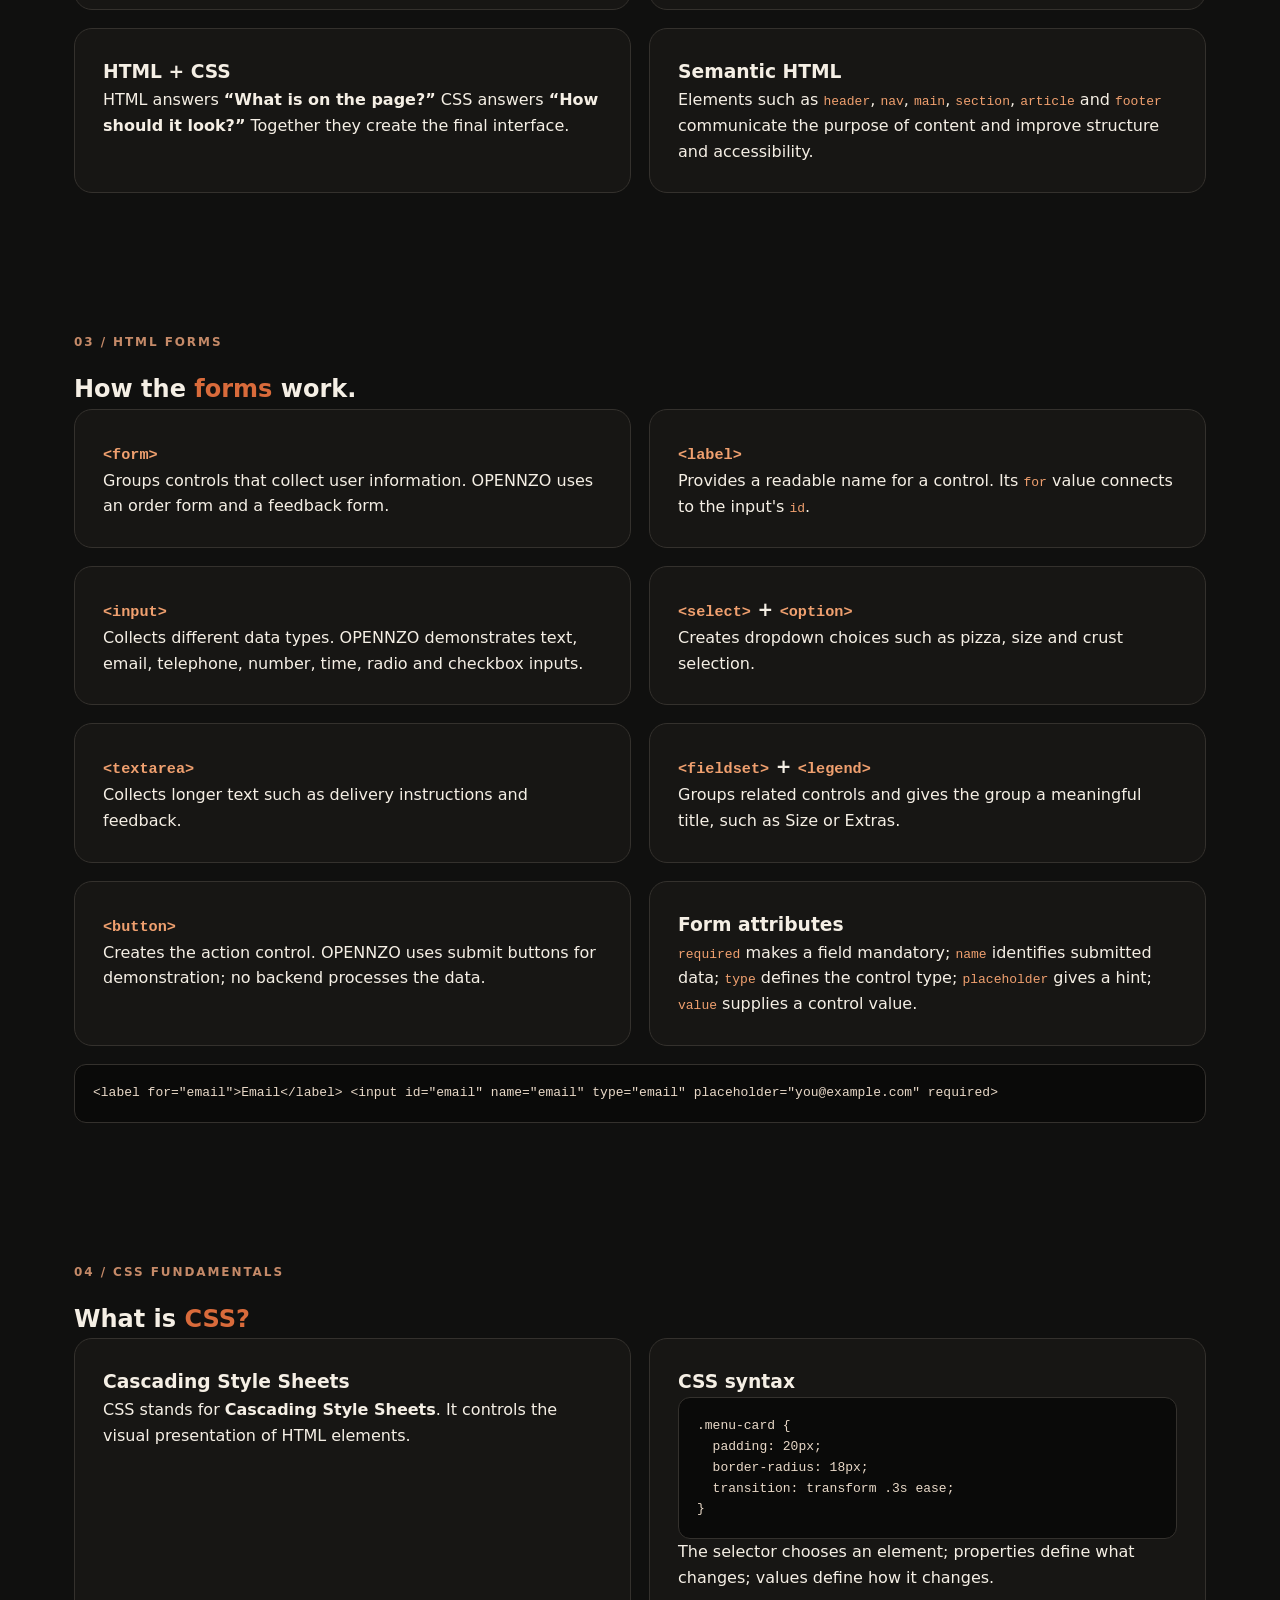
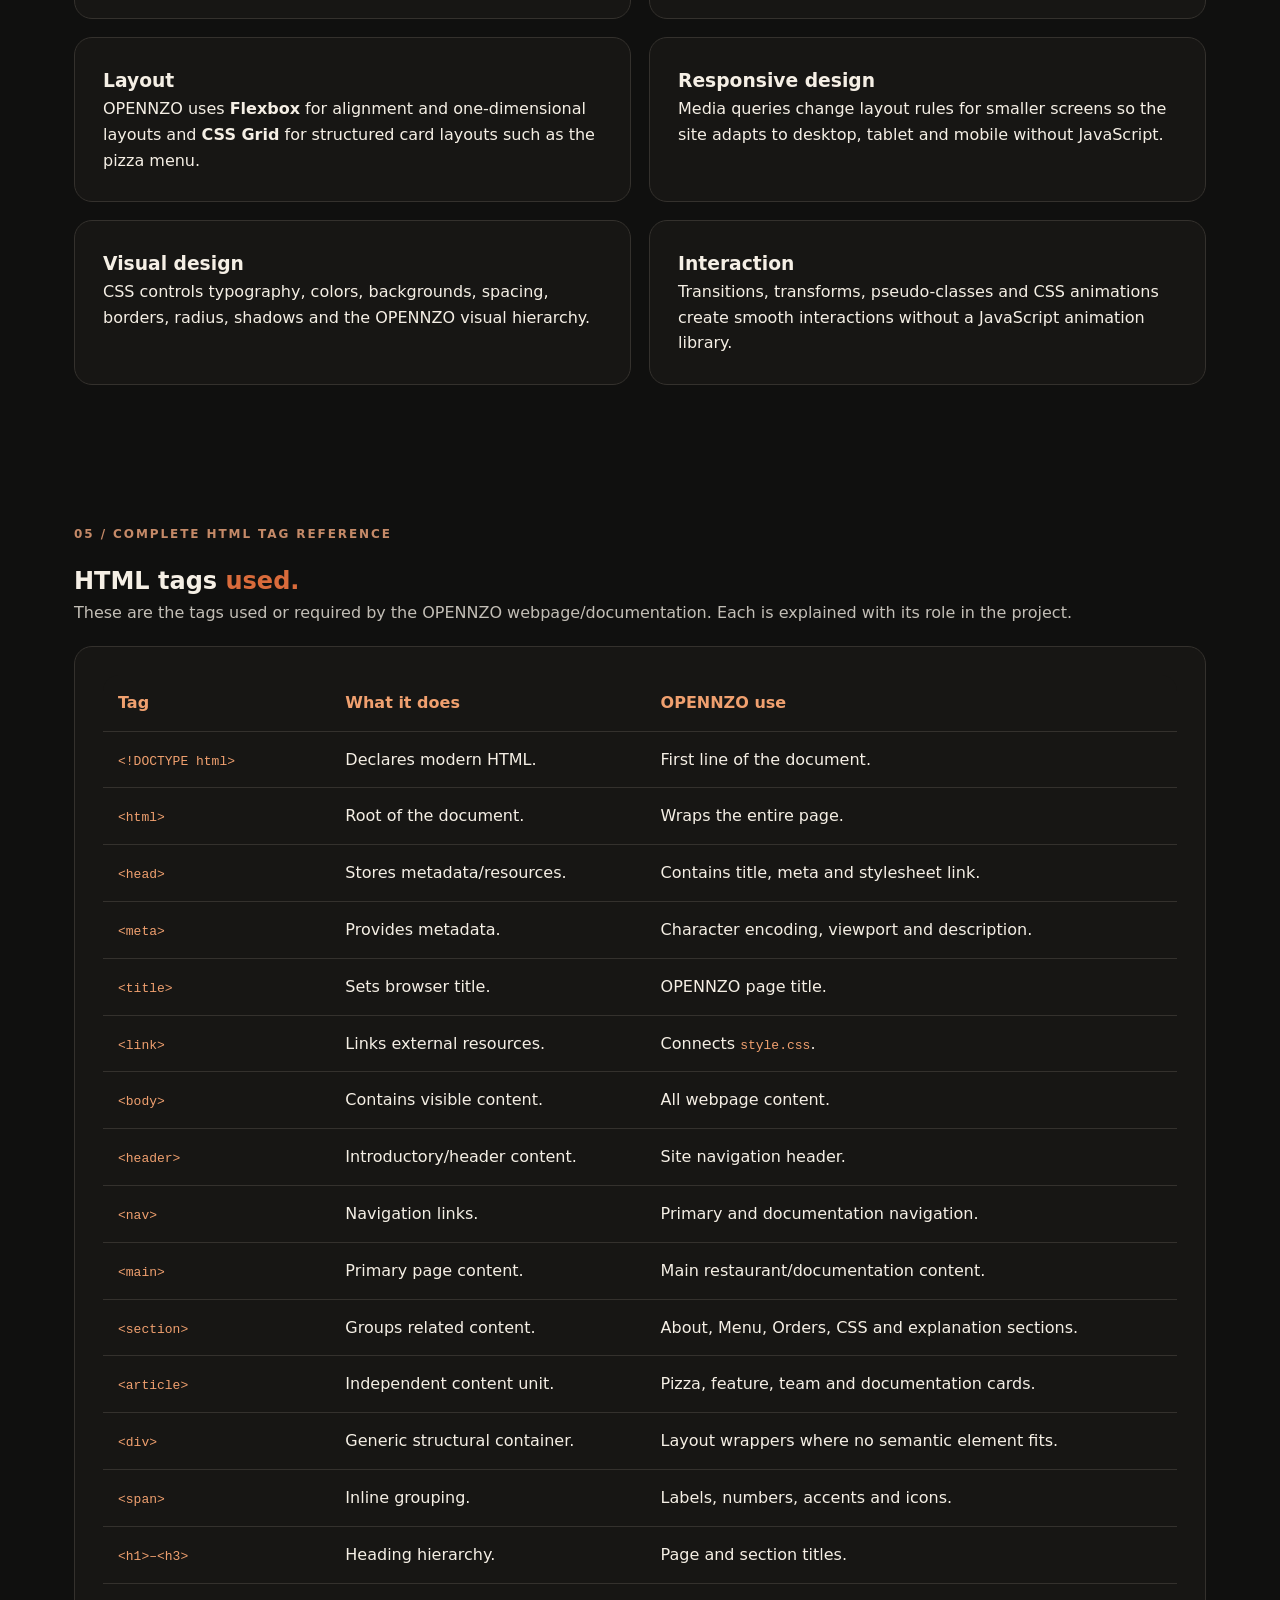
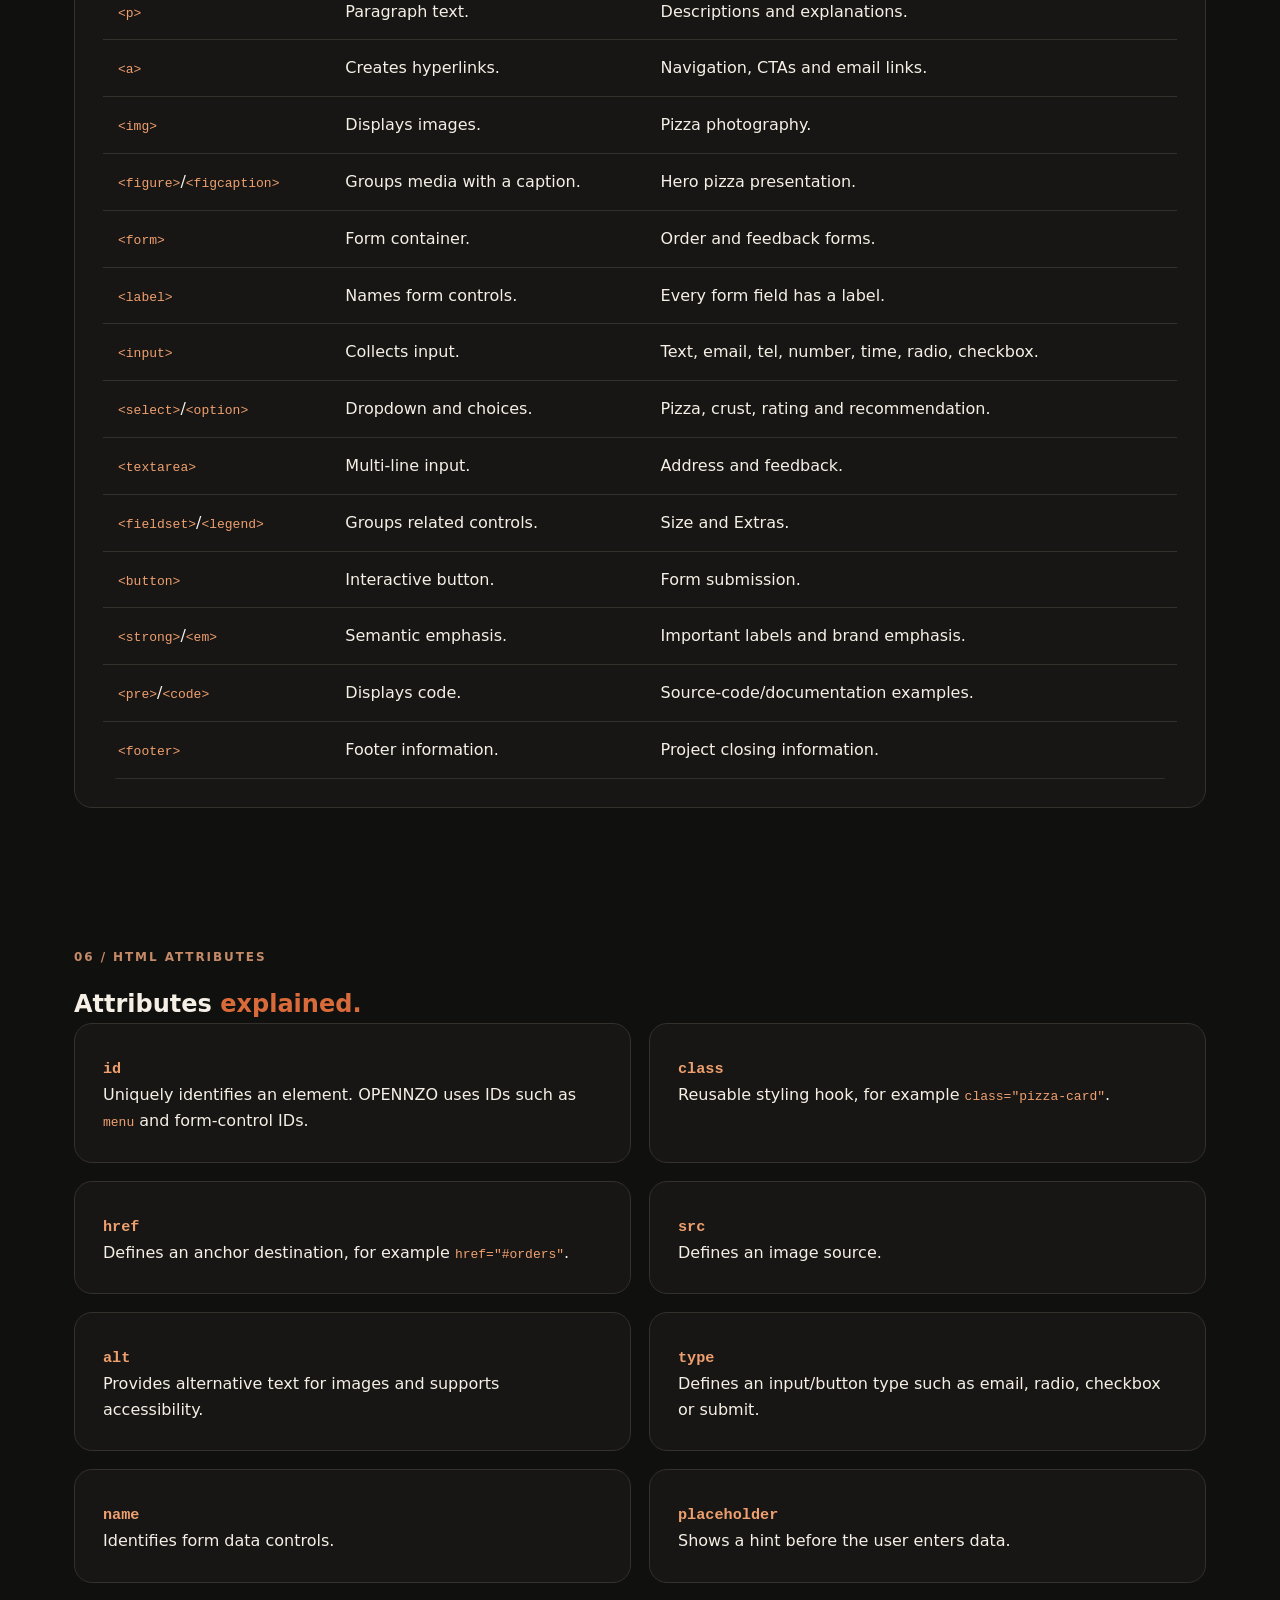
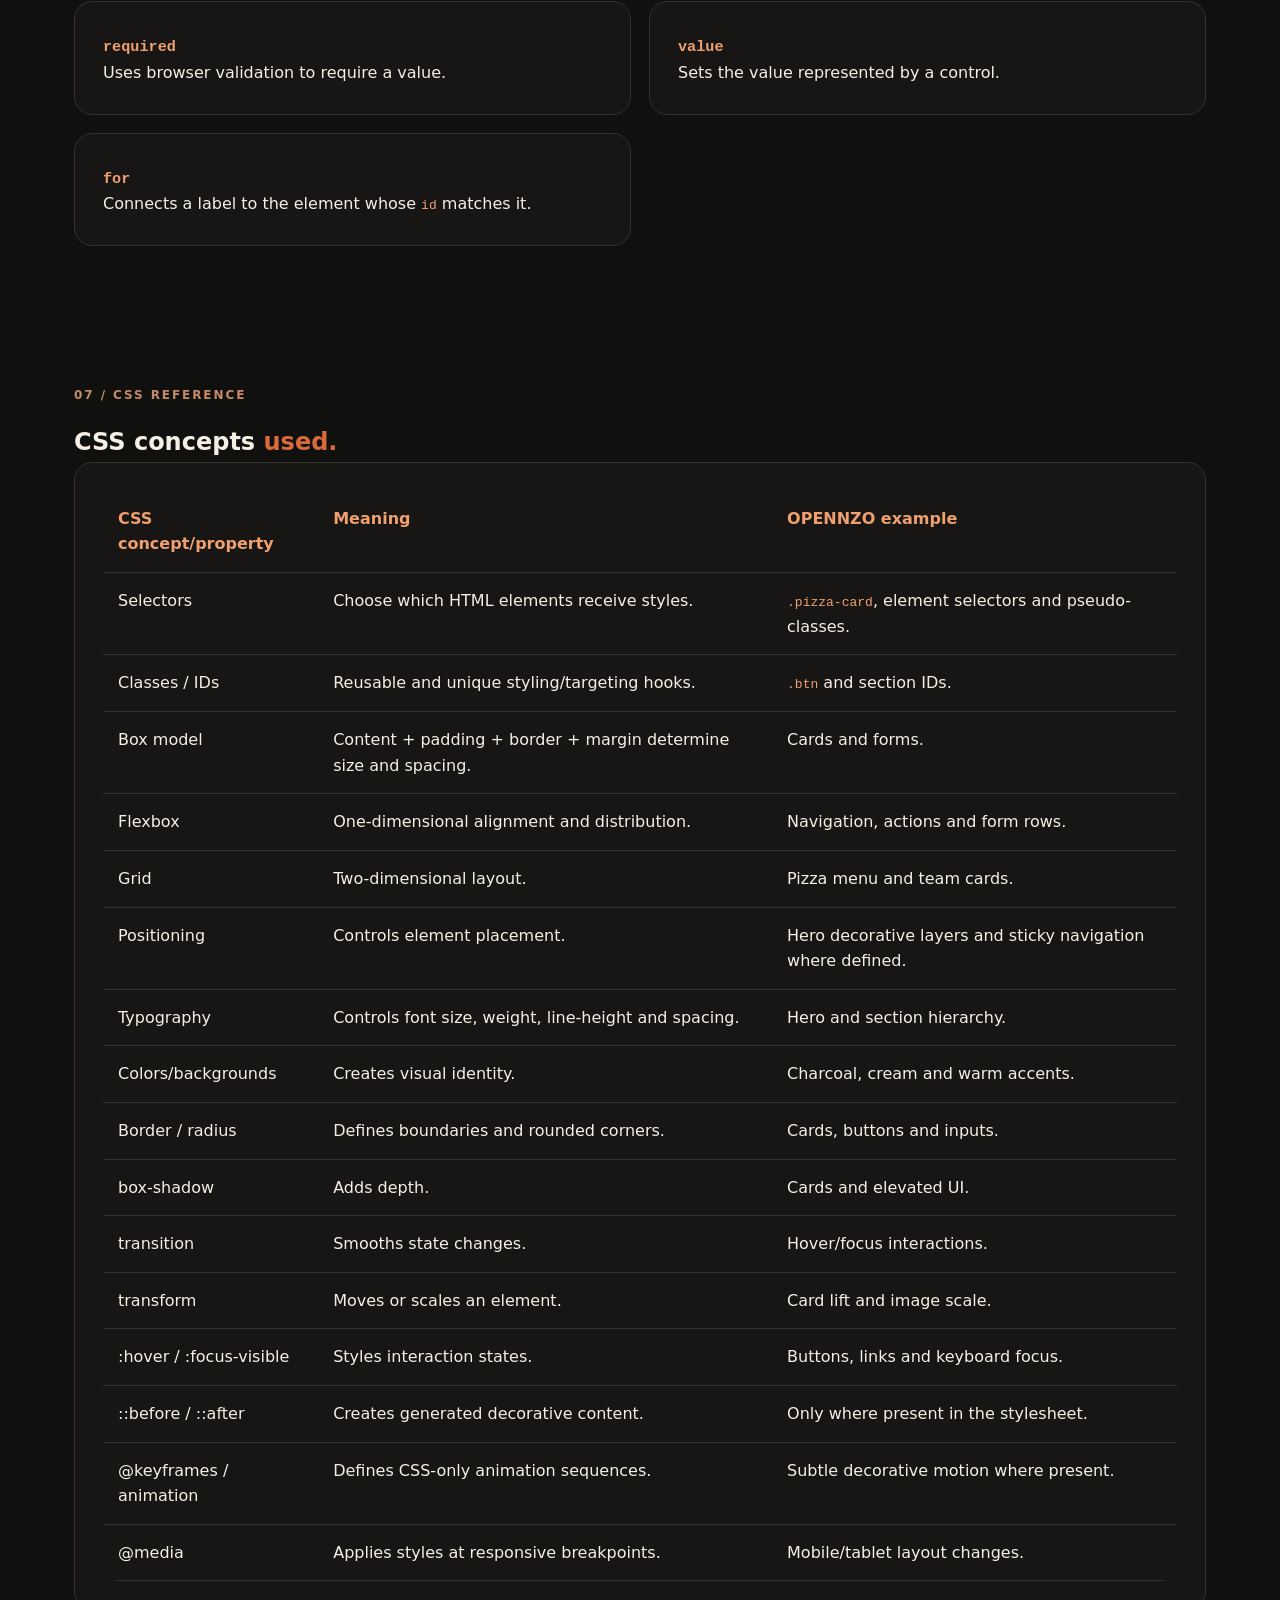
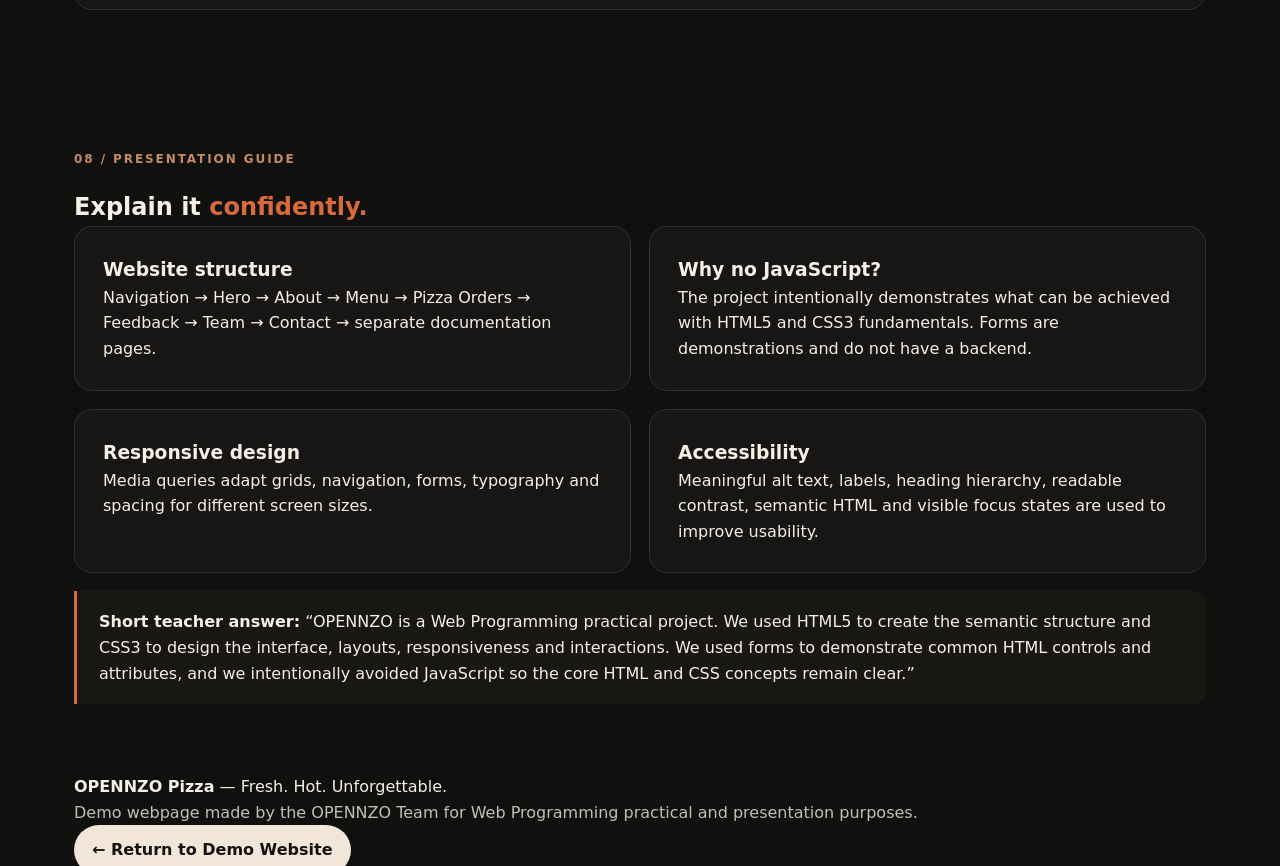
<file: explanation.html>
<!DOCTYPE html>
<html lang="en">
<head>
<meta charset="UTF-8"><meta name="viewport" content="width=device-width, initial-scale=1.0">
<meta name="description" content="OPENNZO Web Programming practical explanation: HTML5, CSS3, tags, attributes, forms, layout and responsive design.">
<title>OPENNZO — Web Programming Explanation</title><link rel="stylesheet" href="style.css">
<style>
.docs-page{background:#10100f;color:#f5efe5}.docs-page .doc-wrap{max-width:1180px;margin:auto;padding:0 24px}.docs-page .doc-hero{padding:120px 0 70px}.docs-page .doc-hero h1{font-size:clamp(3.5rem,8vw,7rem);line-height:.9;margin:18px 0}.docs-page em{color:#d96b3b;font-style:normal}.docs-page .doc-grid{display:grid;grid-template-columns:repeat(2,1fr);gap:18px}.docs-page .doc-card{border:1px solid #34312d;background:#171614;padding:28px;border-radius:18px}.docs-page .doc-card h2,.docs-page .doc-card h3{margin-top:0}.docs-page .tag{display:inline-block;font-family:monospace;background:#26221e;border:1px solid #443a32;padding:7px 10px;border-radius:8px;color:#f0a06f;margin:4px 3px}.docs-page .example{background:#0a0a09;border:1px solid #34312d;padding:18px;border-radius:12px;overflow:auto;font-family:monospace;color:#e9d9c8}.docs-page section{padding:70px 0}.docs-page .eyebrow{letter-spacing:.16em;text-transform:uppercase;font-size:.75rem;color:#c58a68}.docs-page .back{display:inline-block;margin-top:20px}.docs-page table{width:100%;border-collapse:collapse;background:#171614;border-radius:16px;overflow:hidden}.docs-page th,.docs-page td{padding:15px;text-align:left;border-bottom:1px solid #34312d;vertical-align:top}.docs-page th{color:#f0a06f}.docs-page .note{border-left:3px solid #d96b3b;padding:18px 22px;background:#191714;border-radius:0 12px 12px 0}.docs-page .source-link{display:flex;justify-content:space-between;gap:20px;align-items:center;flex-wrap:wrap}.docs-page a{color:inherit}.docs-page .btn-doc{display:inline-block;padding:12px 18px;border-radius:999px;background:#f1e6d7;color:#151311;text-decoration:none;font-weight:700}.docs-page .small{opacity:.78}.docs-page code{color:#f0a06f}
@media(max-width:760px){.docs-page .doc-grid{grid-template-columns:1fr}.docs-page .doc-hero{padding-top:80px}.docs-page th,.docs-page td{font-size:.9rem;padding:11px}.docs-page section{padding:48px 0}}
</style></head>
<body class="docs-page">
<header class="site-header"><nav class="nav container" aria-label="Documentation navigation"><a class="brand" href="index.html">OPENNZO<span class="brand-dot">.</span></a><div class="nav-links"><a href="index.html">Demo Website</a><a href="#introduction">Introduction</a><a href="#html">HTML</a><a href="#forms">Forms</a><a href="#css">CSS</a><a href="#tags">Tags</a><a href="#attributes">Attributes</a><a href="#presentation">Presentation</a></div></nav></header>
<main>
<section class="doc-hero"><div class="doc-wrap"><p class="eyebrow">WEB PROGRAMMING PRACTICAL • 2026</p><h1>How OPENNZO<br><em>was built.</em></h1><p class="small">A presentation-ready explanation of the actual HTML5 + CSS3 concepts used in the OPENNZO Pizza project.</p><a class="btn-doc back" href="index.html">← Back to OPENNZO</a></div></section>
<section id="introduction"><div class="doc-wrap"><p class="eyebrow">01 / INTRODUCTION</p><div class="doc-grid"><article class="doc-card"><h2>What is OPENNZO?</h2><p>OPENNZO is a demo pizza restaurant webpage made by the OPENNZO Team for a Web Programming practical and presentation. It combines a real product-style restaurant interface with an educational demonstration of HTML5 and CSS3.</p></article><article class="doc-card"><h2>Objective</h2><p>The objective is to demonstrate webpage structure, semantic HTML, forms, links, images, CSS styling, Flexbox, Grid, responsive design, transitions, transforms and accessibility without JavaScript.</p></article><article class="doc-card"><h2>About the source code</h2><p>The authoritative implementation is the project's GitHub source: <code>index.html</code> contains the webpage structure and <code>style.css</code> contains the visual system, layout, responsive rules and CSS interactions.</p></article><article class="doc-card"><h2>Project identity</h2><p><strong>Project:</strong> OPENNZO Pizza Website<br><strong>Technology:</strong> HTML5 + CSS3<br><strong>Type:</strong> Web Programming Presentation<br><strong>Year:</strong> 2026</p></article></div><div class="note" style="margin-top:18px"><strong>Team:</strong> Ovesh Malpura — 203 · Parth Shinde — 204 · Pawan Sonkar — 205 · Omkar Shirke — 202 · Aparna Dula — 201</div></div></section>
<section id="html"><div class="doc-wrap"><p class="eyebrow">02 / HTML FUNDAMENTALS</p><h2>What is <em>HTML?</em></h2><div class="doc-grid"><article class="doc-card"><h3>Definition</h3><p>HTML means <strong>HyperText Markup Language</strong>. It is the markup language used to define the structure and meaning of webpage content.</p></article><article class="doc-card"><h3>HTML in OPENNZO</h3><p>HTML creates the navigation, hero, About section, menu cards, order form, feedback form, team, contact information, links and footer.</p></article><article class="doc-card"><h3>HTML + CSS</h3><p>HTML answers <strong>“What is on the page?”</strong> CSS answers <strong>“How should it look?”</strong> Together they create the final interface.</p></article><article class="doc-card"><h3>Semantic HTML</h3><p>Elements such as <code>header</code>, <code>nav</code>, <code>main</code>, <code>section</code>, <code>article</code> and <code>footer</code> communicate the purpose of content and improve structure and accessibility.</p></article></div></div></section>
<section id="forms"><div class="doc-wrap"><p class="eyebrow">03 / HTML FORMS</p><h2>How the <em>forms</em> work.</h2><div class="doc-grid"><article class="doc-card"><h3><code>&lt;form&gt;</code></h3><p>Groups controls that collect user information. OPENNZO uses an order form and a feedback form.</p></article><article class="doc-card"><h3><code>&lt;label&gt;</code></h3><p>Provides a readable name for a control. Its <code>for</code> value connects to the input's <code>id</code>.</p></article><article class="doc-card"><h3><code>&lt;input&gt;</code></h3><p>Collects different data types. OPENNZO demonstrates text, email, telephone, number, time, radio and checkbox inputs.</p></article><article class="doc-card"><h3><code>&lt;select&gt;</code> + <code>&lt;option&gt;</code></h3><p>Creates dropdown choices such as pizza, size and crust selection.</p></article><article class="doc-card"><h3><code>&lt;textarea&gt;</code></h3><p>Collects longer text such as delivery instructions and feedback.</p></article><article class="doc-card"><h3><code>&lt;fieldset&gt;</code> + <code>&lt;legend&gt;</code></h3><p>Groups related controls and gives the group a meaningful title, such as Size or Extras.</p></article><article class="doc-card"><h3><code>&lt;button&gt;</code></h3><p>Creates the action control. OPENNZO uses submit buttons for demonstration; no backend processes the data.</p></article><article class="doc-card"><h3>Form attributes</h3><p><code>required</code> makes a field mandatory; <code>name</code> identifies submitted data; <code>type</code> defines the control type; <code>placeholder</code> gives a hint; <code>value</code> supplies a control value.</p></article></div><div class="example" style="margin-top:18px">&lt;label for="email"&gt;Email&lt;/label&gt;
&lt;input id="email" name="email" type="email" placeholder="you@example.com" required&gt;</div></div></section>
<section id="css"><div class="doc-wrap"><p class="eyebrow">04 / CSS FUNDAMENTALS</p><h2>What is <em>CSS?</em></h2><div class="doc-grid"><article class="doc-card"><h3>Cascading Style Sheets</h3><p>CSS stands for <strong>Cascading Style Sheets</strong>. It controls the visual presentation of HTML elements.</p></article><article class="doc-card"><h3>CSS syntax</h3><div class="example">.menu-card {<br>&nbsp;&nbsp;padding: 20px;<br>&nbsp;&nbsp;border-radius: 18px;<br>&nbsp;&nbsp;transition: transform .3s ease;<br>}</div><p>The selector chooses an element; properties define what changes; values define how it changes.</p></article><article class="doc-card"><h3>Layout</h3><p>OPENNZO uses <strong>Flexbox</strong> for alignment and one-dimensional layouts and <strong>CSS Grid</strong> for structured card layouts such as the pizza menu.</p></article><article class="doc-card"><h3>Responsive design</h3><p>Media queries change layout rules for smaller screens so the site adapts to desktop, tablet and mobile without JavaScript.</p></article><article class="doc-card"><h3>Visual design</h3><p>CSS controls typography, colors, backgrounds, spacing, borders, radius, shadows and the OPENNZO visual hierarchy.</p></article><article class="doc-card"><h3>Interaction</h3><p>Transitions, transforms, pseudo-classes and CSS animations create smooth interactions without a JavaScript animation library.</p></article></div></div></section>
<section id="tags"><div class="doc-wrap"><p class="eyebrow">05 / COMPLETE HTML TAG REFERENCE</p><h2>HTML tags <em>used.</em></h2><p class="small">These are the tags used or required by the OPENNZO webpage/documentation. Each is explained with its role in the project.</p><div class="doc-card" style="margin-top:20px"><table><thead><tr><th>Tag</th><th>What it does</th><th>OPENNZO use</th></tr></thead><tbody>
<tr><td><code>&lt;!DOCTYPE html&gt;</code></td><td>Declares modern HTML.</td><td>First line of the document.</td></tr><tr><td><code>&lt;html&gt;</code></td><td>Root of the document.</td><td>Wraps the entire page.</td></tr><tr><td><code>&lt;head&gt;</code></td><td>Stores metadata/resources.</td><td>Contains title, meta and stylesheet link.</td></tr><tr><td><code>&lt;meta&gt;</code></td><td>Provides metadata.</td><td>Character encoding, viewport and description.</td></tr><tr><td><code>&lt;title&gt;</code></td><td>Sets browser title.</td><td>OPENNZO page title.</td></tr><tr><td><code>&lt;link&gt;</code></td><td>Links external resources.</td><td>Connects <code>style.css</code>.</td></tr><tr><td><code>&lt;body&gt;</code></td><td>Contains visible content.</td><td>All webpage content.</td></tr><tr><td><code>&lt;header&gt;</code></td><td>Introductory/header content.</td><td>Site navigation header.</td></tr><tr><td><code>&lt;nav&gt;</code></td><td>Navigation links.</td><td>Primary and documentation navigation.</td></tr><tr><td><code>&lt;main&gt;</code></td><td>Primary page content.</td><td>Main restaurant/documentation content.</td></tr><tr><td><code>&lt;section&gt;</code></td><td>Groups related content.</td><td>About, Menu, Orders, CSS and explanation sections.</td></tr><tr><td><code>&lt;article&gt;</code></td><td>Independent content unit.</td><td>Pizza, feature, team and documentation cards.</td></tr><tr><td><code>&lt;div&gt;</code></td><td>Generic structural container.</td><td>Layout wrappers where no semantic element fits.</td></tr><tr><td><code>&lt;span&gt;</code></td><td>Inline grouping.</td><td>Labels, numbers, accents and icons.</td></tr><tr><td><code>&lt;h1&gt;–&lt;h3&gt;</code></td><td>Heading hierarchy.</td><td>Page and section titles.</td></tr><tr><td><code>&lt;p&gt;</code></td><td>Paragraph text.</td><td>Descriptions and explanations.</td></tr><tr><td><code>&lt;a&gt;</code></td><td>Creates hyperlinks.</td><td>Navigation, CTAs and email links.</td></tr><tr><td><code>&lt;img&gt;</code></td><td>Displays images.</td><td>Pizza photography.</td></tr><tr><td><code>&lt;figure&gt;</code>/<code>&lt;figcaption&gt;</code></td><td>Groups media with a caption.</td><td>Hero pizza presentation.</td></tr><tr><td><code>&lt;form&gt;</code></td><td>Form container.</td><td>Order and feedback forms.</td></tr><tr><td><code>&lt;label&gt;</code></td><td>Names form controls.</td><td>Every form field has a label.</td></tr><tr><td><code>&lt;input&gt;</code></td><td>Collects input.</td><td>Text, email, tel, number, time, radio, checkbox.</td></tr><tr><td><code>&lt;select&gt;</code>/<code>&lt;option&gt;</code></td><td>Dropdown and choices.</td><td>Pizza, crust, rating and recommendation.</td></tr><tr><td><code>&lt;textarea&gt;</code></td><td>Multi-line input.</td><td>Address and feedback.</td></tr><tr><td><code>&lt;fieldset&gt;</code>/<code>&lt;legend&gt;</code></td><td>Groups related controls.</td><td>Size and Extras.</td></tr><tr><td><code>&lt;button&gt;</code></td><td>Interactive button.</td><td>Form submission.</td></tr><tr><td><code>&lt;strong&gt;</code>/<code>&lt;em&gt;</code></td><td>Semantic emphasis.</td><td>Important labels and brand emphasis.</td></tr><tr><td><code>&lt;pre&gt;</code>/<code>&lt;code&gt;</code></td><td>Displays code.</td><td>Source-code/documentation examples.</td></tr><tr><td><code>&lt;footer&gt;</code></td><td>Footer information.</td><td>Project closing information.</td></tr>
</tbody></table></div></div></section>
<section id="attributes"><div class="doc-wrap"><p class="eyebrow">06 / HTML ATTRIBUTES</p><h2>Attributes <em>explained.</em></h2><div class="doc-grid"><article class="doc-card"><h3><code>id</code></h3><p>Uniquely identifies an element. OPENNZO uses IDs such as <code>menu</code> and form-control IDs.</p></article><article class="doc-card"><h3><code>class</code></h3><p>Reusable styling hook, for example <code>class="pizza-card"</code>.</p></article><article class="doc-card"><h3><code>href</code></h3><p>Defines an anchor destination, for example <code>href="#orders"</code>.</p></article><article class="doc-card"><h3><code>src</code></h3><p>Defines an image source.</p></article><article class="doc-card"><h3><code>alt</code></h3><p>Provides alternative text for images and supports accessibility.</p></article><article class="doc-card"><h3><code>type</code></h3><p>Defines an input/button type such as email, radio, checkbox or submit.</p></article><article class="doc-card"><h3><code>name</code></h3><p>Identifies form data controls.</p></article><article class="doc-card"><h3><code>placeholder</code></h3><p>Shows a hint before the user enters data.</p></article><article class="doc-card"><h3><code>required</code></h3><p>Uses browser validation to require a value.</p></article><article class="doc-card"><h3><code>value</code></h3><p>Sets the value represented by a control.</p></article><article class="doc-card"><h3><code>for</code></h3><p>Connects a label to the element whose <code>id</code> matches it.</p></article></div></div></section>
<section><div class="doc-wrap"><p class="eyebrow">07 / CSS REFERENCE</p><h2>CSS concepts <em>used.</em></h2><div class="doc-card"><table><thead><tr><th>CSS concept/property</th><th>Meaning</th><th>OPENNZO example</th></tr></thead><tbody>
<tr><td>Selectors</td><td>Choose which HTML elements receive styles.</td><td><code>.pizza-card</code>, element selectors and pseudo-classes.</td></tr><tr><td>Classes / IDs</td><td>Reusable and unique styling/targeting hooks.</td><td><code>.btn</code> and section IDs.</td></tr><tr><td>Box model</td><td>Content + padding + border + margin determine size and spacing.</td><td>Cards and forms.</td></tr><tr><td>Flexbox</td><td>One-dimensional alignment and distribution.</td><td>Navigation, actions and form rows.</td></tr><tr><td>Grid</td><td>Two-dimensional layout.</td><td>Pizza menu and team cards.</td></tr><tr><td>Positioning</td><td>Controls element placement.</td><td>Hero decorative layers and sticky navigation where defined.</td></tr><tr><td>Typography</td><td>Controls font size, weight, line-height and spacing.</td><td>Hero and section hierarchy.</td></tr><tr><td>Colors/backgrounds</td><td>Creates visual identity.</td><td>Charcoal, cream and warm accents.</td></tr><tr><td>Border / radius</td><td>Defines boundaries and rounded corners.</td><td>Cards, buttons and inputs.</td></tr><tr><td>box-shadow</td><td>Adds depth.</td><td>Cards and elevated UI.</td></tr><tr><td>transition</td><td>Smooths state changes.</td><td>Hover/focus interactions.</td></tr><tr><td>transform</td><td>Moves or scales an element.</td><td>Card lift and image scale.</td></tr><tr><td>:hover / :focus-visible</td><td>Styles interaction states.</td><td>Buttons, links and keyboard focus.</td></tr><tr><td>::before / ::after</td><td>Creates generated decorative content.</td><td>Only where present in the stylesheet.</td></tr><tr><td>@keyframes / animation</td><td>Defines CSS-only animation sequences.</td><td>Subtle decorative motion where present.</td></tr><tr><td>@media</td><td>Applies styles at responsive breakpoints.</td><td>Mobile/tablet layout changes.</td></tr></tbody></table></div></div></section>
<section id="presentation"><div class="doc-wrap"><p class="eyebrow">08 / PRESENTATION GUIDE</p><h2>Explain it <em>confidently.</em></h2><div class="doc-grid"><article class="doc-card"><h3>Website structure</h3><p>Navigation → Hero → About → Menu → Pizza Orders → Feedback → Team → Contact → separate documentation pages.</p></article><article class="doc-card"><h3>Why no JavaScript?</h3><p>The project intentionally demonstrates what can be achieved with HTML5 and CSS3 fundamentals. Forms are demonstrations and do not have a backend.</p></article><article class="doc-card"><h3>Responsive design</h3><p>Media queries adapt grids, navigation, forms, typography and spacing for different screen sizes.</p></article><article class="doc-card"><h3>Accessibility</h3><p>Meaningful alt text, labels, heading hierarchy, readable contrast, semantic HTML and visible focus states are used to improve usability.</p></article></div><div class="note" style="margin-top:18px"><strong>Short teacher answer:</strong> “OPENNZO is a Web Programming practical project. We used HTML5 to create the semantic structure and CSS3 to design the interface, layouts, responsiveness and interactions. We used forms to demonstrate common HTML controls and attributes, and we intentionally avoided JavaScript so the core HTML and CSS concepts remain clear.”</div></div></section>
</main><footer class="site-footer"><div class="doc-wrap"><p><strong>OPENNZO Pizza</strong> — Fresh. Hot. Unforgettable.</p><p class="small">Demo webpage made by the OPENNZO Team for Web Programming practical and presentation purposes.</p><a class="btn-doc" href="index.html">← Return to Demo Website</a></div></footer>
</body></html>
</file>
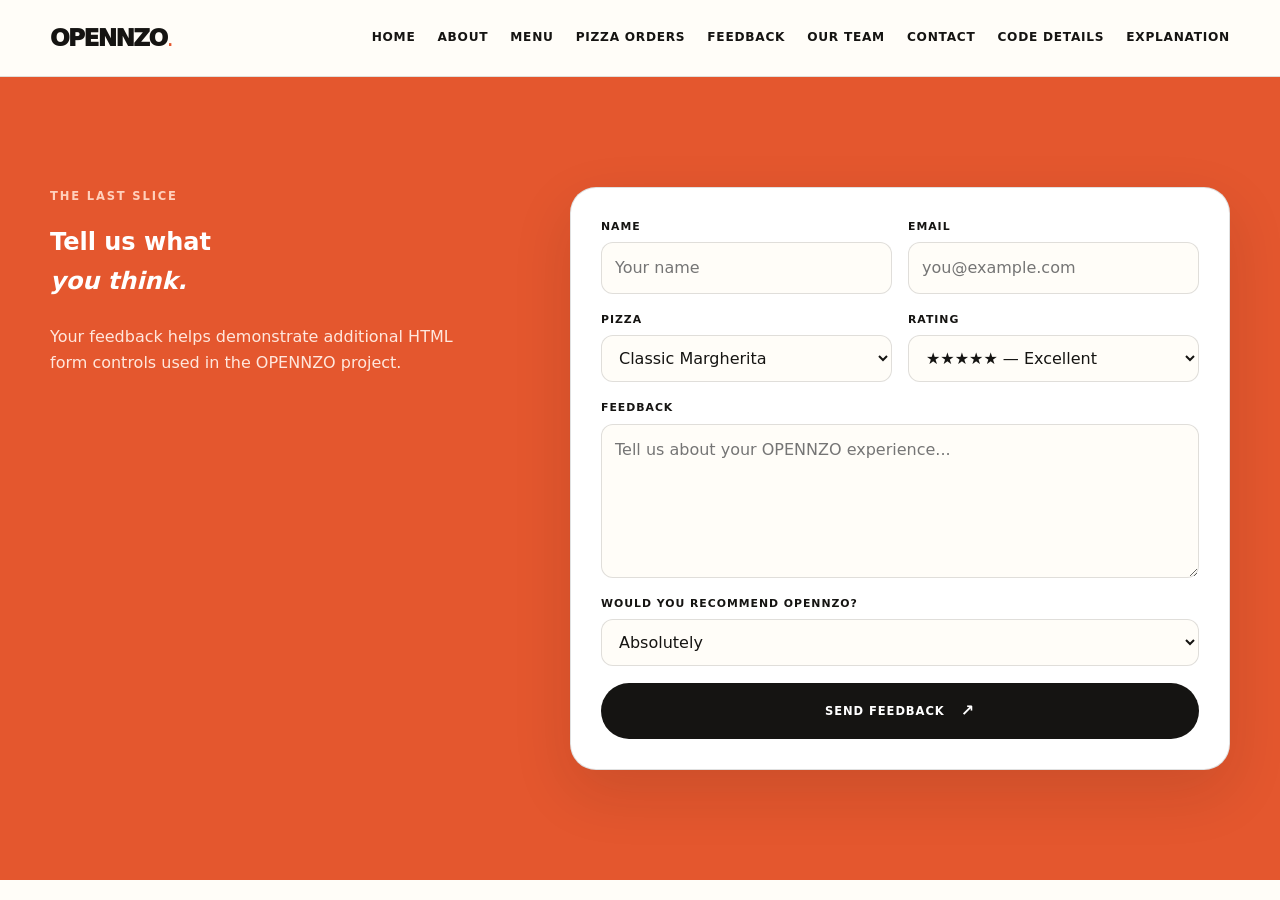
<file: feedback.html>
<!DOCTYPE html><html lang="en"><head><meta charset="UTF-8"><meta name="viewport" content="width=device-width,initial-scale=1.0"><meta name="description" content="OPENNZO Pizza feedback form"><title>OPENNZO — Feedback</title><link rel="stylesheet" href="style.css"></head><body><header class="site-header"><nav class="nav container" aria-label="Primary navigation"><a class="brand" href="index.html">OPENNZO<span class="brand-dot">.</span></a><input class="nav-toggle" type="checkbox" id="nav-toggle"><label class="nav-toggle-label" for="nav-toggle"><span></span><span></span><span></span></label><div class="nav-links"><a href="index.html">Home</a><a href="about.html">About</a><a href="menu.html">Menu</a><a href="orders.html">Pizza Orders</a><a href="feedback.html">Feedback</a><a href="team.html">Our Team</a><a href="contact.html">Contact</a><a href="code-details.html">Code Details</a><a href="explanation.html">Explanation</a></div></nav></header><main><section class="feedback section-pad"><div class="container feedback-grid"><div><p class="eyebrow">THE LAST SLICE</p><h1>Tell us what<br><em>you think.</em></h1><p>Your feedback helps demonstrate additional HTML form controls used in the OPENNZO project.</p></div><form class="form-card light-form" action="team.html" method="get"><div class="form-row"><div class="field"><label for="name">Name</label><input id="name" name="name" type="text" placeholder="Your name" required></div><div class="field"><label for="email">Email</label><input id="email" name="email" type="email" placeholder="you@example.com"></div></div><div class="form-row"><div class="field"><label for="pizza">Pizza</label><select id="pizza" name="pizza"><option>Classic Margherita</option><option>Farmhouse</option><option>Paneer Tikka</option><option>Fiery Inferno</option><option>BBQ Chicken</option><option>Cheese Burst</option></select></div><div class="field"><label for="rating">Rating</label><select id="rating" name="rating"><option>★★★★★ — Excellent</option><option>★★★★☆ — Great</option><option>★★★☆☆ — Good</option><option>★★☆☆☆ — Fair</option></select></div></div><div class="field"><label for="feedback">Feedback</label><textarea id="feedback" name="feedback" rows="5" placeholder="Tell us about your OPENNZO experience..."></textarea></div><div class="field"><label for="recommendation">Would you recommend OPENNZO?</label><select id="recommendation" name="recommendation"><option>Absolutely</option><option>Maybe</option><option>Not yet</option></select></div><button class="btn btn-dark full" type="submit">Send Feedback <span>↗</span></button></form></div></section></main></body></html>
</file>
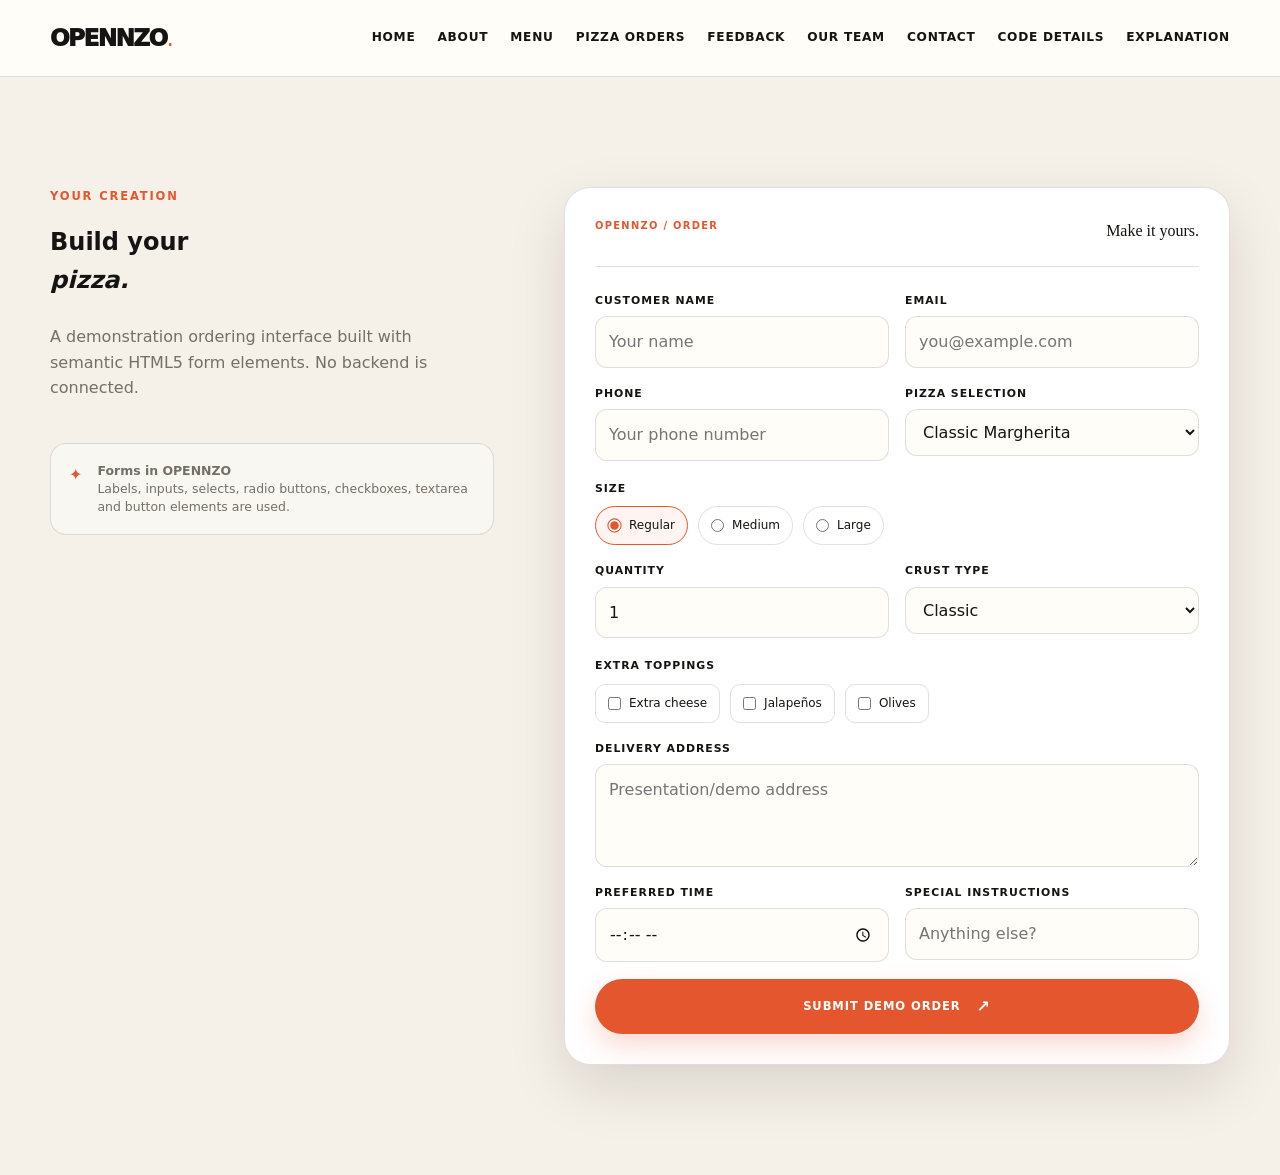
<file: orders.html>
<!DOCTYPE html><html lang="en"><head><meta charset="UTF-8"><meta name="viewport" content="width=device-width,initial-scale=1.0"><meta name="description" content="Build your pizza at OPENNZO — demonstration HTML form."><title>OPENNZO — Pizza Orders</title><link rel="stylesheet" href="style.css"></head><body class="page-orders"><header class="site-header"><nav class="nav container" aria-label="Primary navigation"><a class="brand" href="index.html">OPENNZO<span class="brand-dot">.</span></a><input class="nav-toggle" type="checkbox" id="nav-toggle"><label class="nav-toggle-label" for="nav-toggle"><span></span><span></span><span></span></label><div class="nav-links"><a href="index.html">Home</a><a href="about.html">About</a><a href="menu.html">Menu</a><a href="orders.html">Pizza Orders</a><a href="feedback.html">Feedback</a><a href="team.html">Our Team</a><a href="contact.html">Contact</a><a href="code-details.html">Code Details</a><a href="explanation.html">Explanation</a></div></nav></header><main><section class="order section-pad"><div class="container order-grid"><div class="order-intro"><p class="eyebrow">YOUR CREATION</p><h1>Build your<br><em>pizza.</em></h1><p>A demonstration ordering interface built with semantic HTML5 form elements. No backend is connected.</p><div class="order-tip"><span>✦</span><p><strong>Forms in OPENNZO</strong><br>Labels, inputs, selects, radio buttons, checkboxes, textarea and button elements are used.</p></div></div><form class="form-card" action="feedback.html" method="get"><div class="form-title"><span>OPENNZO / ORDER</span><strong>Make it yours.</strong></div><div class="form-row"><div class="field"><label for="customer-name">Customer Name</label><input id="customer-name" name="customer-name" type="text" placeholder="Your name" required></div><div class="field"><label for="email">Email</label><input id="email" name="email" type="email" placeholder="you@example.com" required></div></div><div class="form-row"><div class="field"><label for="phone">Phone</label><input id="phone" name="phone" type="tel" placeholder="Your phone number"></div><div class="field"><label for="pizza">Pizza Selection</label><select id="pizza" name="pizza"><option>Classic Margherita</option><option>Farmhouse</option><option>Paneer Tikka</option><option>Fiery Inferno</option><option>BBQ Chicken</option><option>Cheese Burst</option></select></div></div><fieldset><legend>Size</legend><div class="options"><label><input type="radio" name="size" value="regular" checked> Regular</label><label><input type="radio" name="size" value="medium"> Medium</label><label><input type="radio" name="size" value="large"> Large</label></div></fieldset><div class="form-row"><div class="field"><label for="quantity">Quantity</label><input id="quantity" name="quantity" type="number" min="1" value="1"></div><div class="field"><label for="crust">Crust Type</label><select id="crust" name="crust"><option>Classic</option><option>Thin &amp; Crispy</option><option>Cheese Filled</option></select></div></div><fieldset><legend>Extra Toppings</legend><div class="options checks"><label><input type="checkbox" name="extra-cheese"> Extra cheese</label><label><input type="checkbox" name="jalapenos"> Jalapeños</label><label><input type="checkbox" name="olives"> Olives</label></div></fieldset><div class="field"><label for="address">Delivery Address</label><textarea id="address" name="address" rows="3" placeholder="Presentation/demo address"></textarea></div><div class="form-row"><div class="field"><label for="time">Preferred Time</label><input id="time" name="time" type="time"></div><div class="field"><label for="instructions">Special Instructions</label><input id="instructions" name="instructions" type="text" placeholder="Anything else?"></div></div><button class="btn btn-primary full" type="submit">Submit Demo Order <span>↗</span></button></form></div></section></main><script src="orders-motion.js" defer></script></body></html>
</file>
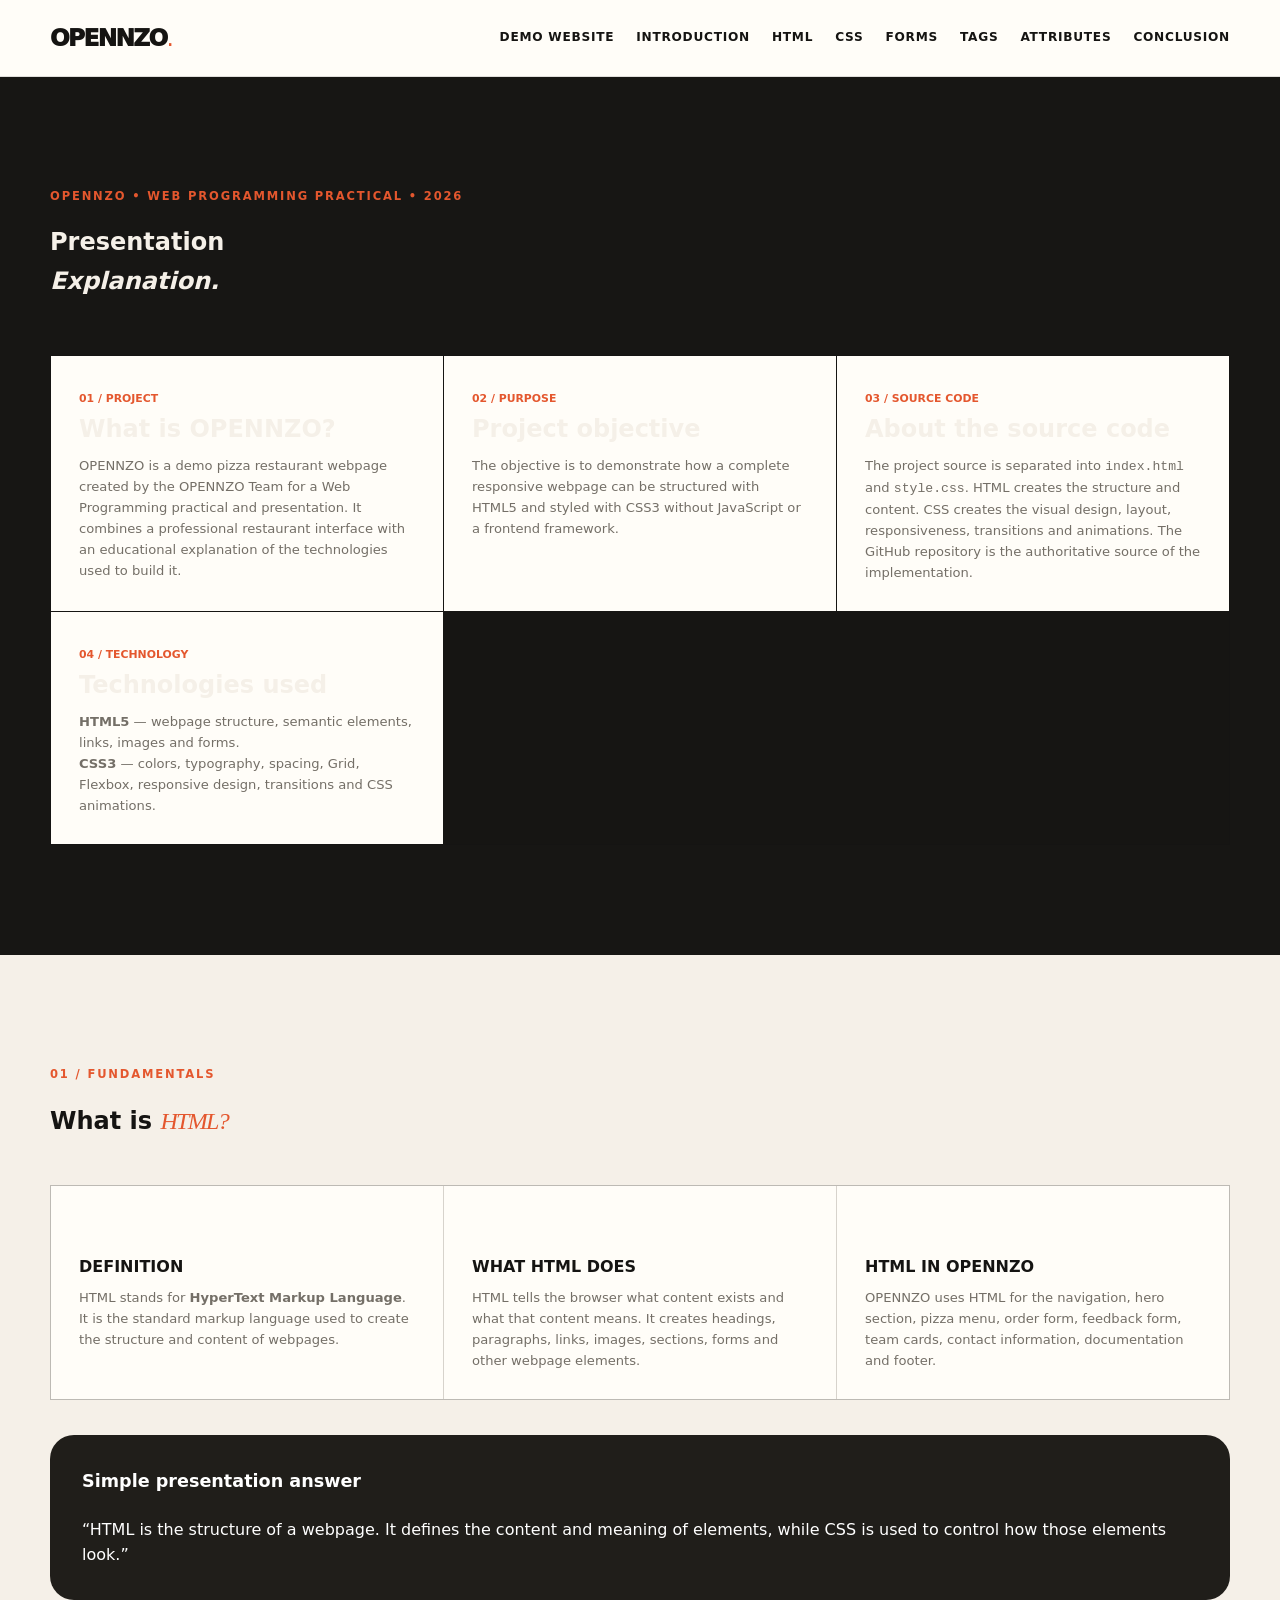
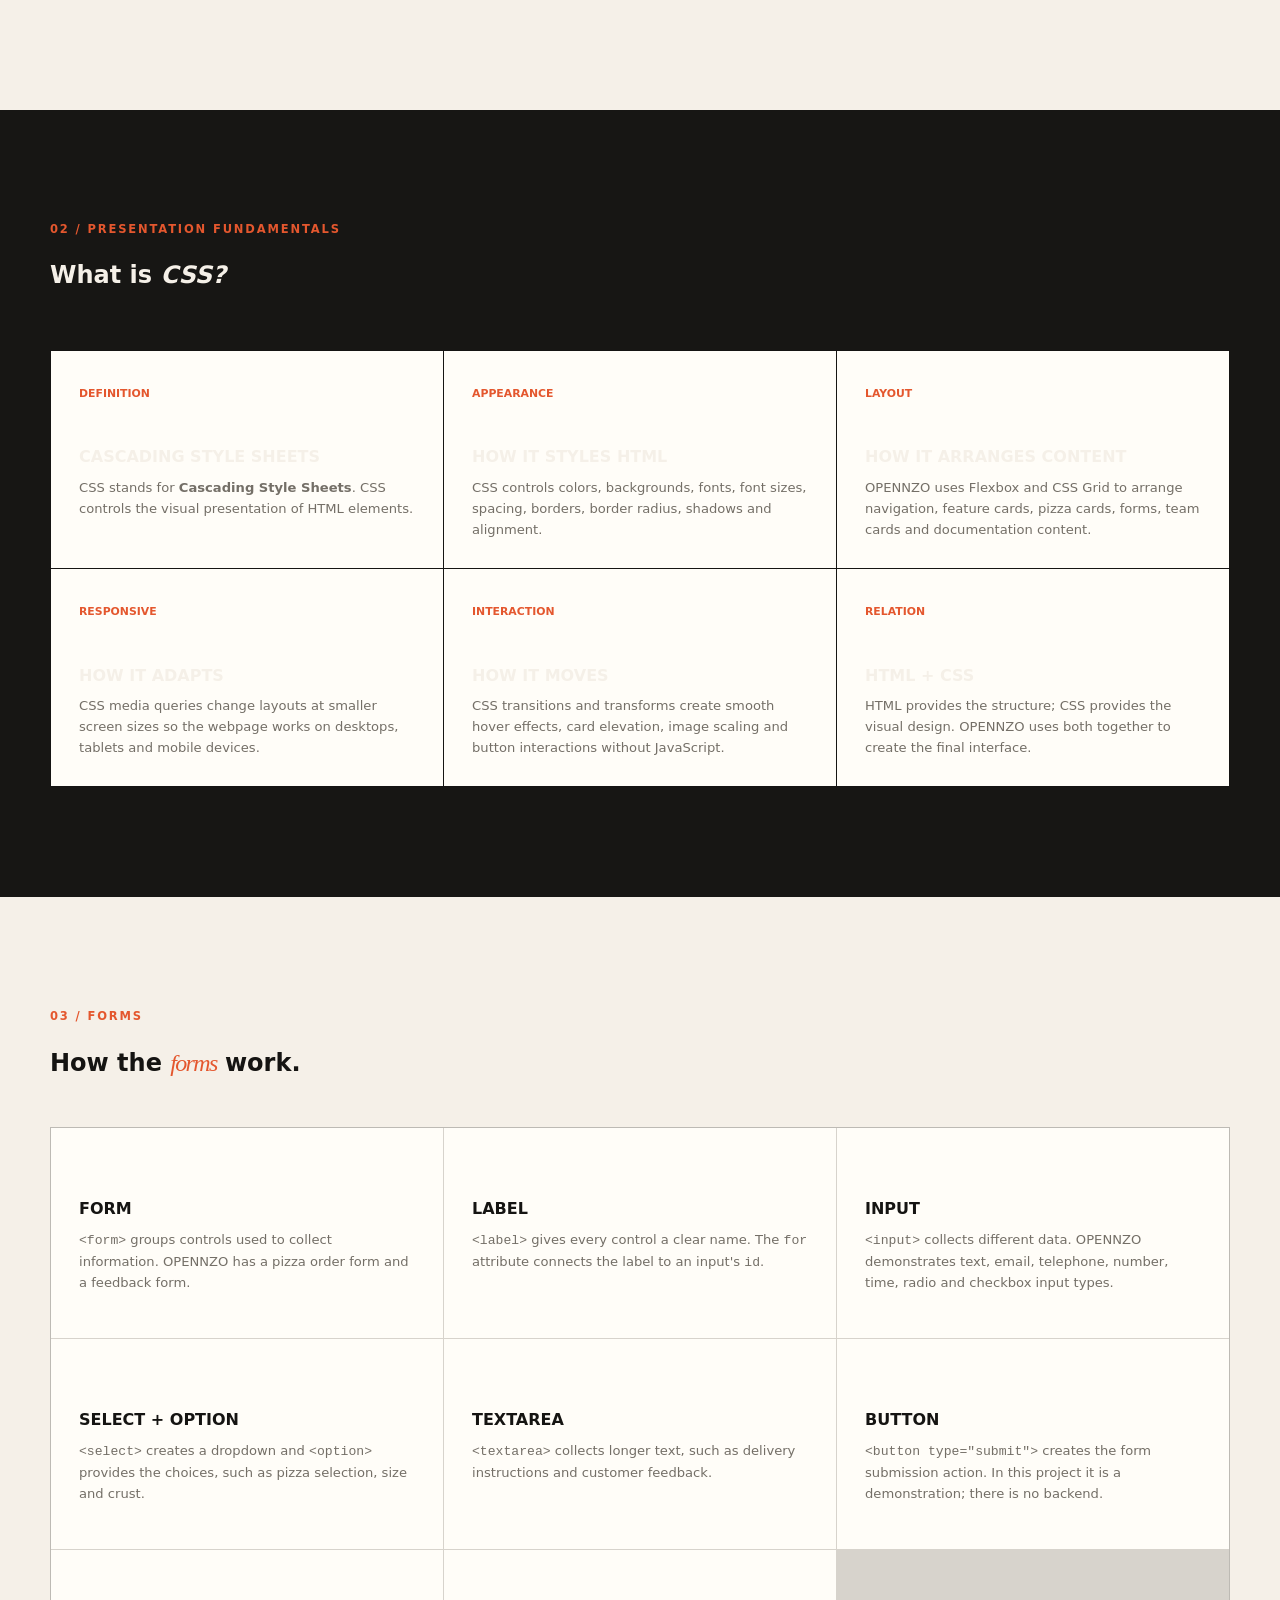
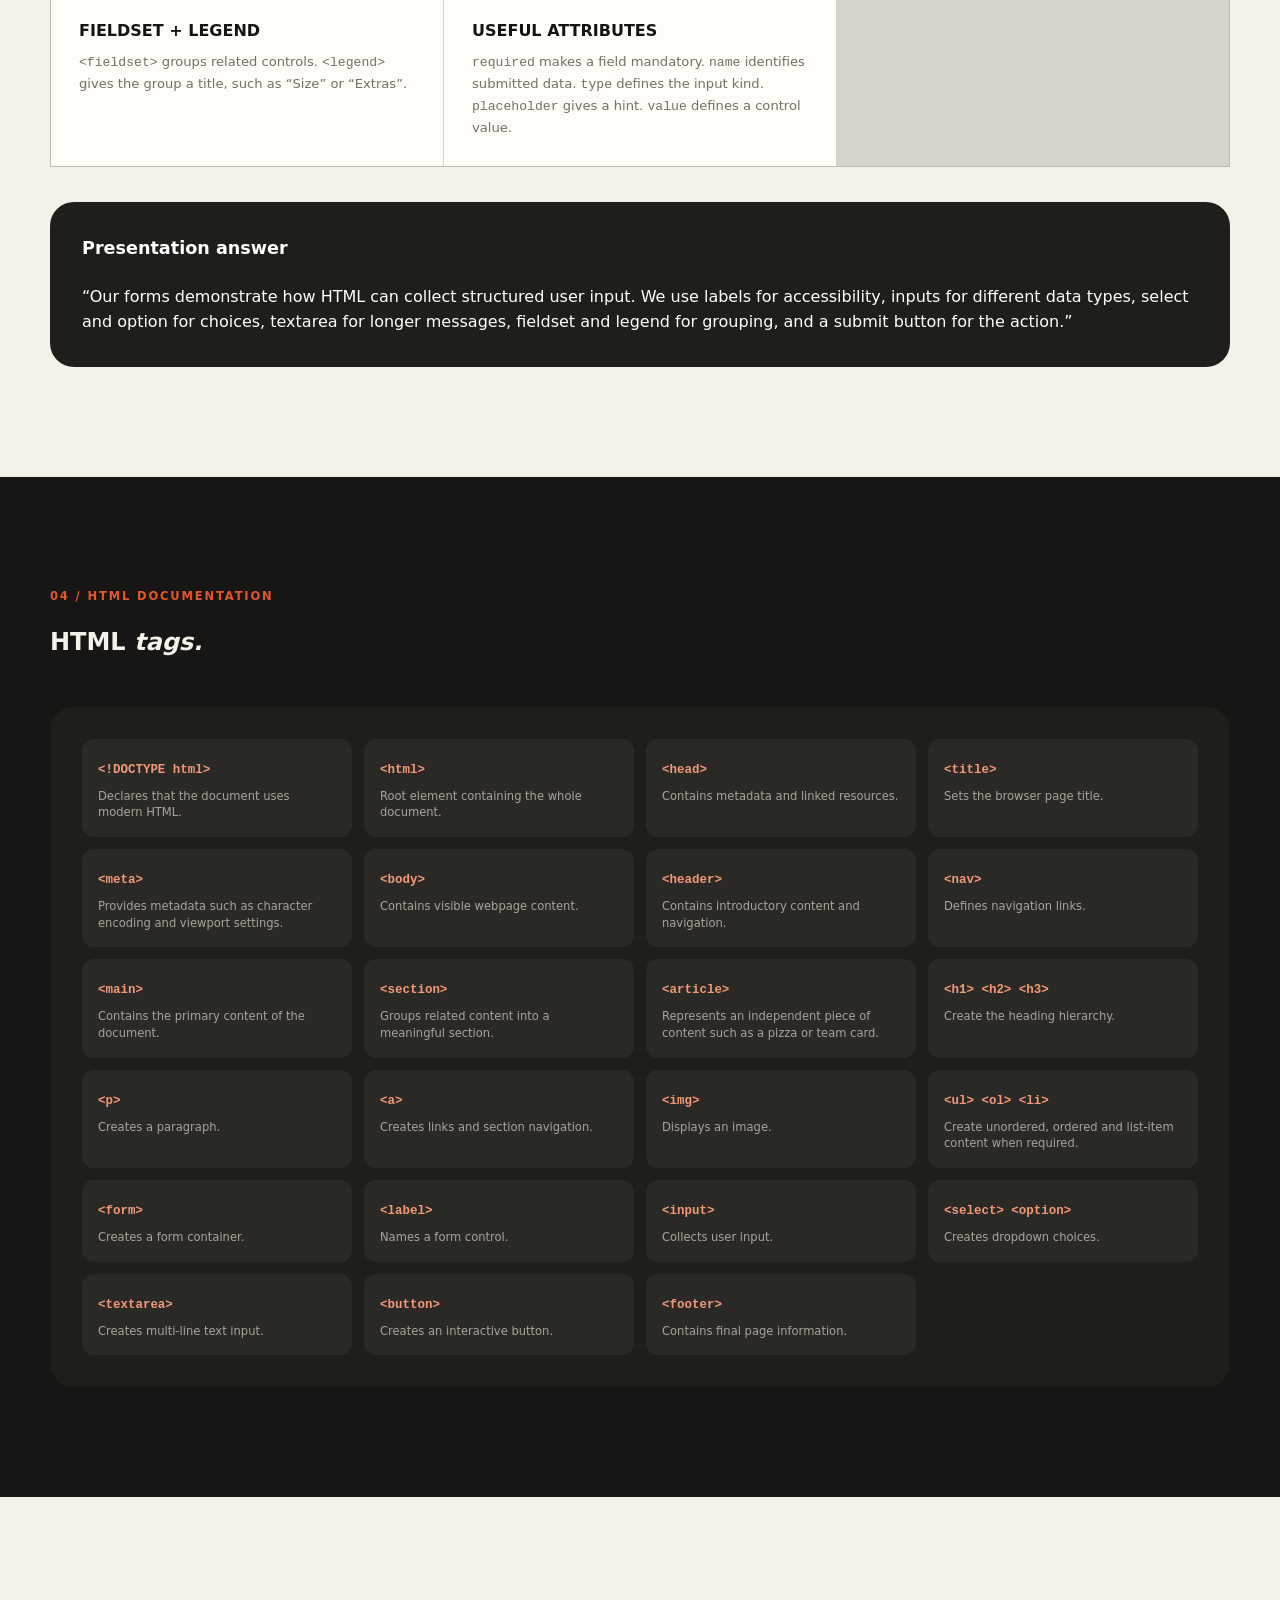
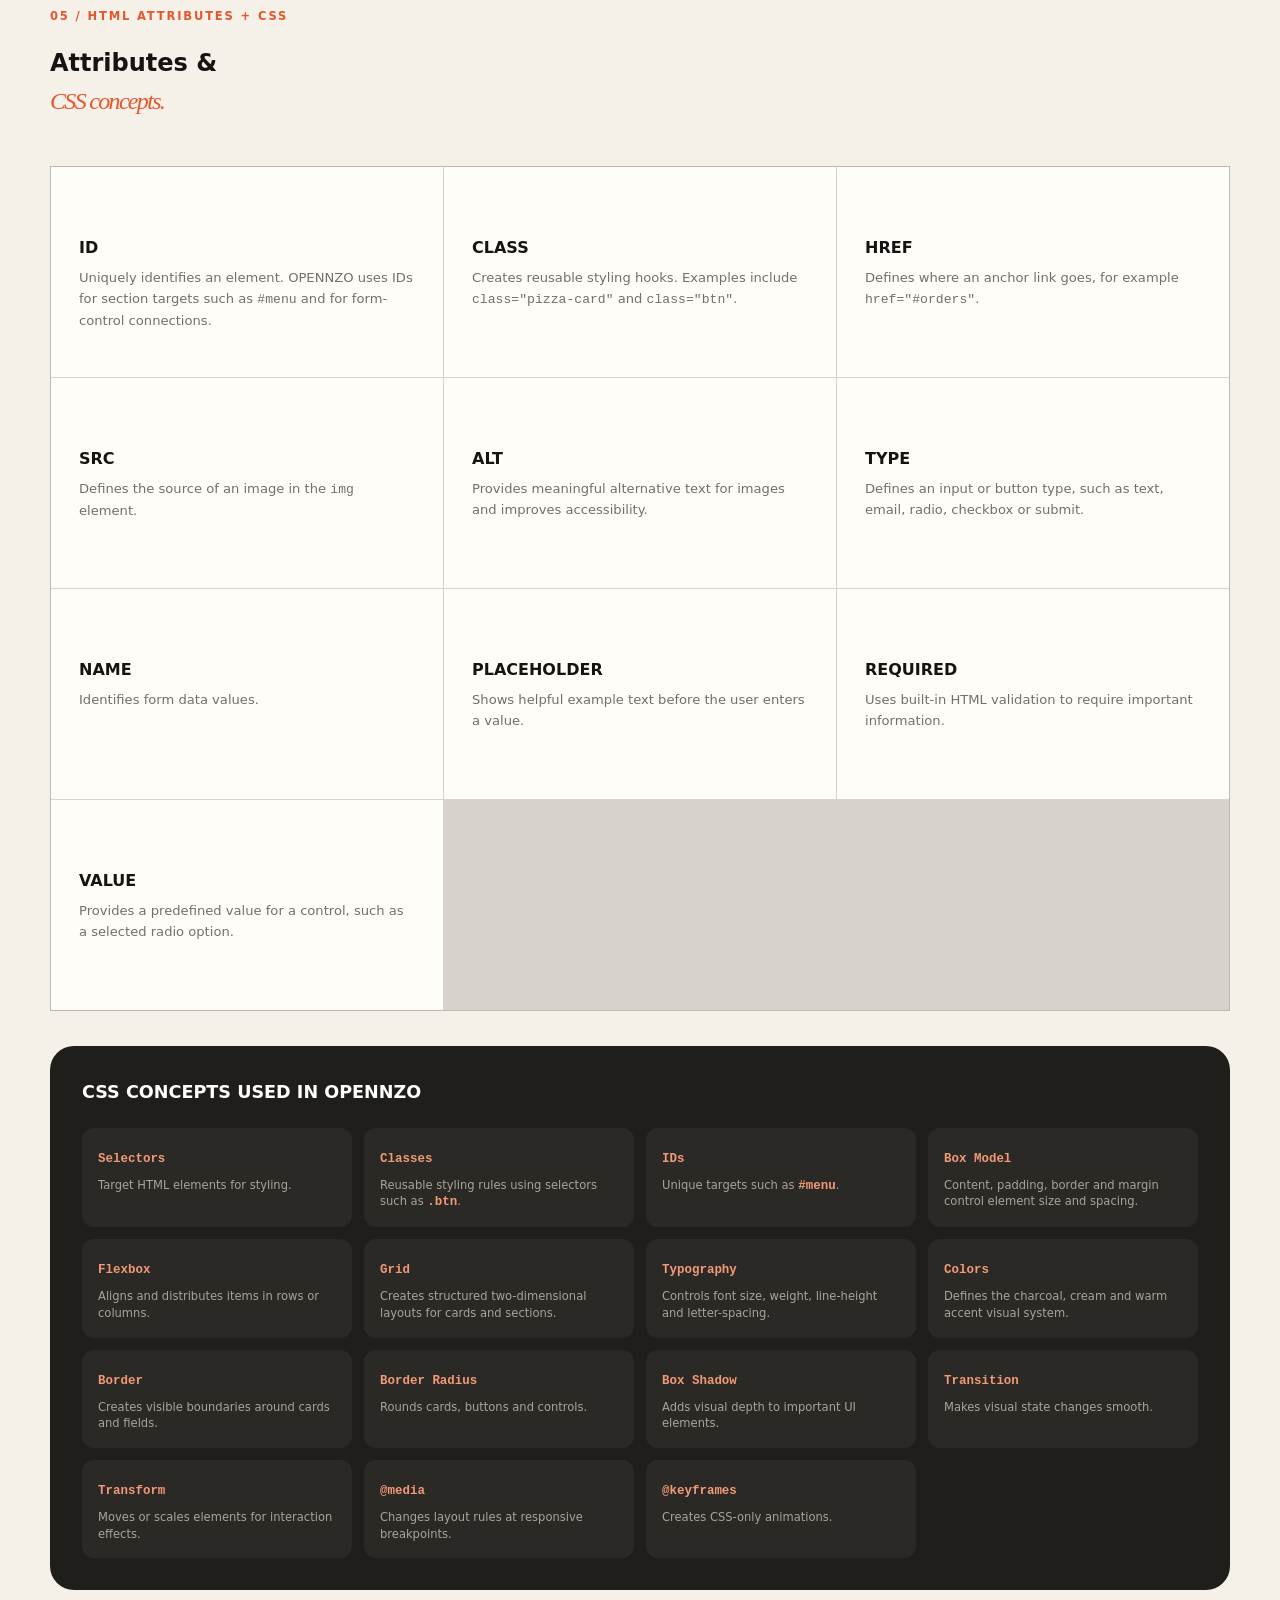
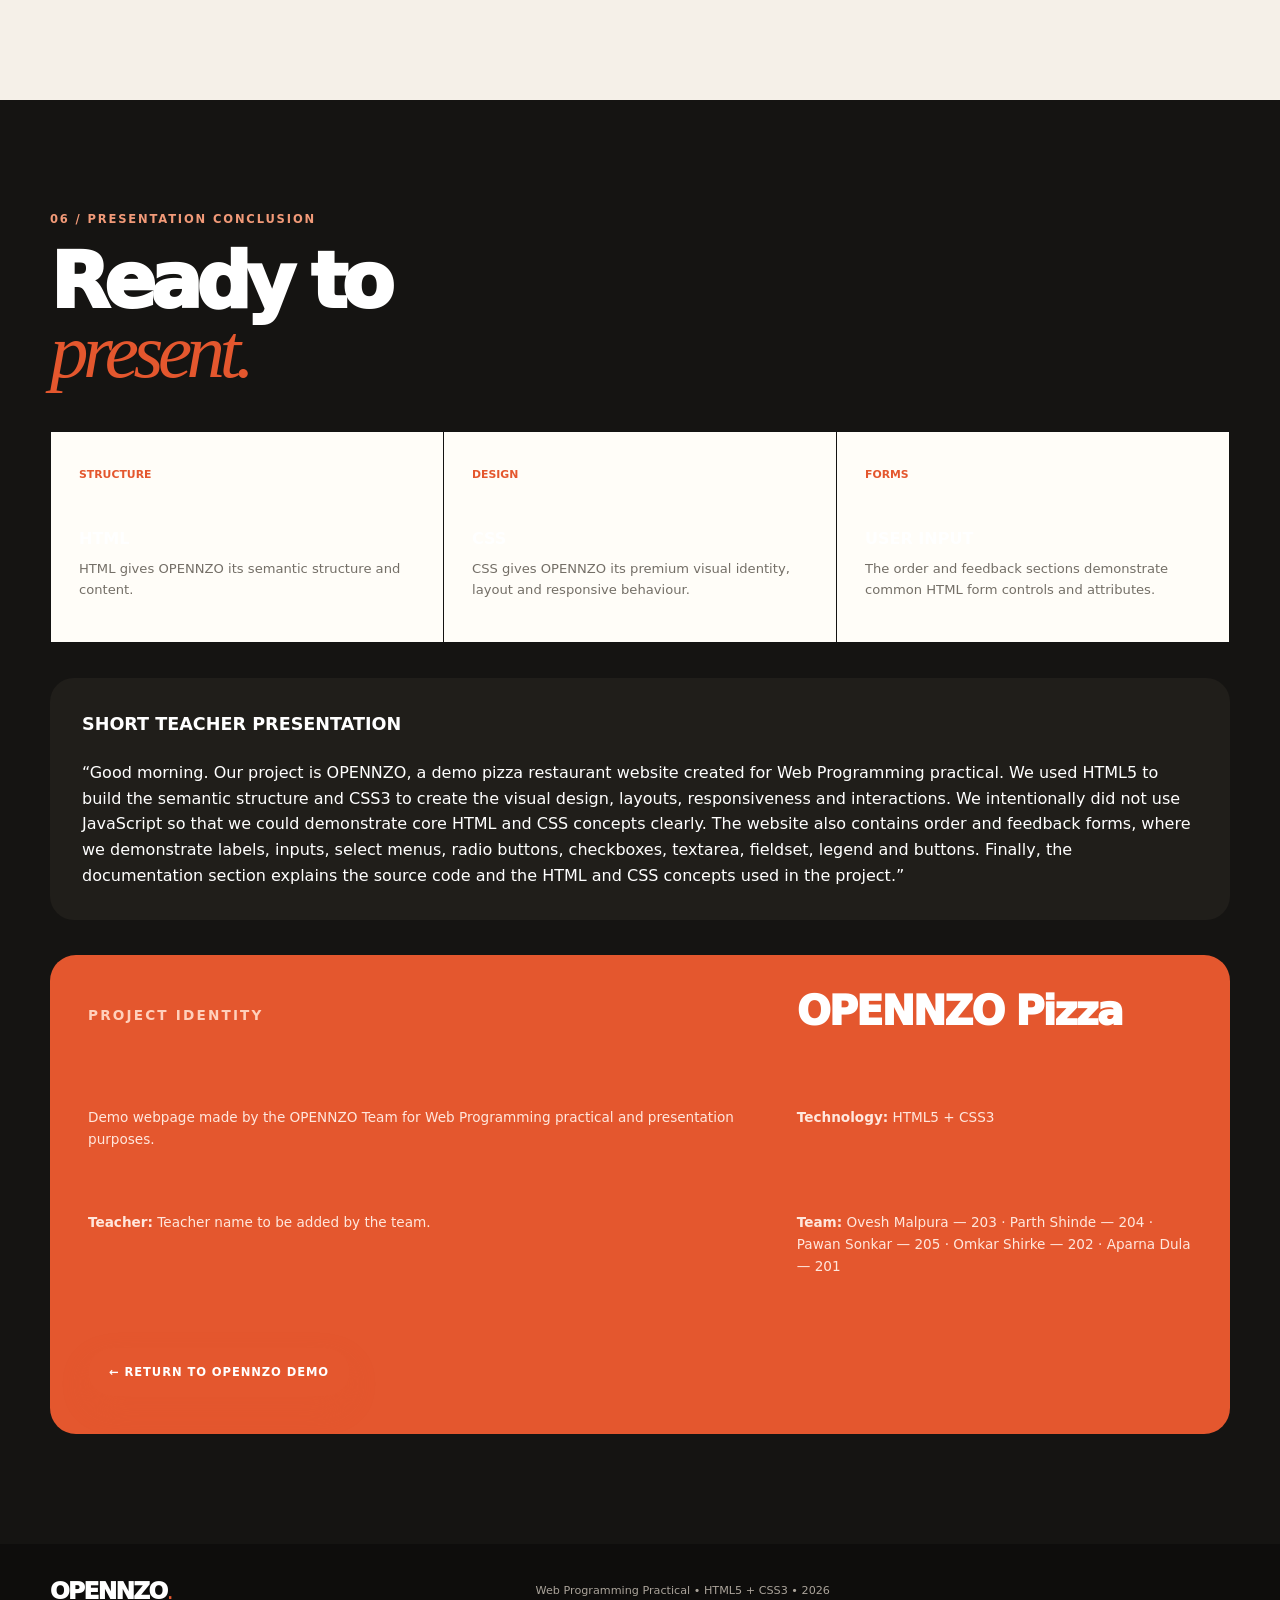
<file: presentation-guide.html>
<!DOCTYPE html>
<html lang="en">
<head>
  <meta charset="UTF-8">
  <meta name="viewport" content="width=device-width, initial-scale=1.0">
  <title>OPENNZO — Presentation Explanation</title>
  <link rel="stylesheet" href="style.css">
</head>
<body class="explanation-page">
  <header class="site-header">
    <nav class="nav container" aria-label="Presentation navigation">
      <a class="brand" href="index.html">OPENNZO<span class="brand-dot">.</span></a>
      <div class="nav-links">
        <a href="index.html">Demo Website</a>
        <a href="#introduction">Introduction</a>
        <a href="#html">HTML</a>
        <a href="#css">CSS</a>
        <a href="#forms">Forms</a>
        <a href="#tags">Tags</a>
        <a href="#attributes">Attributes</a>
        <a href="#conclusion">Conclusion</a>
      </div>
    </nav>
  </header>

  <main>
    <section class="docs section-pad" id="introduction">
      <div class="container">
        <p class="eyebrow">OPENNZO • WEB PROGRAMMING PRACTICAL • 2026</p>
        <h1 class="docs-header">Presentation<br><em>Explanation.</em></h1>
        <div class="lesson-grid">
          <article><span>01 / PROJECT</span><h2>What is OPENNZO?</h2><p>OPENNZO is a demo pizza restaurant webpage created by the OPENNZO Team for a Web Programming practical and presentation. It combines a professional restaurant interface with an educational explanation of the technologies used to build it.</p></article>
          <article><span>02 / PURPOSE</span><h2>Project objective</h2><p>The objective is to demonstrate how a complete responsive webpage can be structured with HTML5 and styled with CSS3 without JavaScript or a frontend framework.</p></article>
          <article><span>03 / SOURCE CODE</span><h2>About the source code</h2><p>The project source is separated into <code>index.html</code> and <code>style.css</code>. HTML creates the structure and content. CSS creates the visual design, layout, responsiveness, transitions and animations. The GitHub repository is the authoritative source of the implementation.</p></article>
          <article><span>04 / TECHNOLOGY</span><h2>Technologies used</h2><p><strong>HTML5</strong> — webpage structure, semantic elements, links, images and forms.<br><strong>CSS3</strong> — colors, typography, spacing, Grid, Flexbox, responsive design, transitions and CSS animations.</p></article>
        </div>
      </div>
    </section>

    <section class="explanation section-pad" id="html">
      <div class="container">
        <p class="eyebrow">01 / FUNDAMENTALS</p>
        <h2>What is <em>HTML?</em></h2>
        <div class="lesson-grid" style="margin-top:45px">
          <article><h3>Definition</h3><p>HTML stands for <strong>HyperText Markup Language</strong>. It is the standard markup language used to create the structure and content of webpages.</p></article>
          <article><h3>What HTML does</h3><p>HTML tells the browser what content exists and what that content means. It creates headings, paragraphs, links, images, sections, forms and other webpage elements.</p></article>
          <article><h3>HTML in OPENNZO</h3><p>OPENNZO uses HTML for the navigation, hero section, pizza menu, order form, feedback form, team cards, contact information, documentation and footer.</p></article>
        </div>
        <div class="concepts" style="margin-top:35px"><h3>Simple presentation answer</h3><p>“HTML is the structure of a webpage. It defines the content and meaning of elements, while CSS is used to control how those elements look.”</p></div>
      </div>
    </section>

    <section class="docs section-pad" id="css">
      <div class="container">
        <p class="eyebrow">02 / PRESENTATION FUNDAMENTALS</p>
        <h2 class="docs-header">What is <em>CSS?</em></h2>
        <div class="lesson-grid">
          <article><span>DEFINITION</span><h3>Cascading Style Sheets</h3><p>CSS stands for <strong>Cascading Style Sheets</strong>. CSS controls the visual presentation of HTML elements.</p></article>
          <article><span>APPEARANCE</span><h3>How it styles HTML</h3><p>CSS controls colors, backgrounds, fonts, font sizes, spacing, borders, border radius, shadows and alignment.</p></article>
          <article><span>LAYOUT</span><h3>How it arranges content</h3><p>OPENNZO uses Flexbox and CSS Grid to arrange navigation, feature cards, pizza cards, forms, team cards and documentation content.</p></article>
          <article><span>RESPONSIVE</span><h3>How it adapts</h3><p>CSS media queries change layouts at smaller screen sizes so the webpage works on desktops, tablets and mobile devices.</p></article>
          <article><span>INTERACTION</span><h3>How it moves</h3><p>CSS transitions and transforms create smooth hover effects, card elevation, image scaling and button interactions without JavaScript.</p></article>
          <article><span>RELATION</span><h3>HTML + CSS</h3><p>HTML provides the structure; CSS provides the visual design. OPENNZO uses both together to create the final interface.</p></article>
        </div>
      </div>
    </section>

    <section class="explanation section-pad" id="forms">
      <div class="container">
        <p class="eyebrow">03 / FORMS</p><h2>How the <em>forms</em> work.</h2>
        <div class="lesson-grid" style="margin-top:45px">
          <article><h3>Form</h3><p><code>&lt;form&gt;</code> groups controls used to collect information. OPENNZO has a pizza order form and a feedback form.</p></article>
          <article><h3>Label</h3><p><code>&lt;label&gt;</code> gives every control a clear name. The <code>for</code> attribute connects the label to an input's <code>id</code>.</p></article>
          <article><h3>Input</h3><p><code>&lt;input&gt;</code> collects different data. OPENNZO demonstrates text, email, telephone, number, time, radio and checkbox input types.</p></article>
          <article><h3>Select + option</h3><p><code>&lt;select&gt;</code> creates a dropdown and <code>&lt;option&gt;</code> provides the choices, such as pizza selection, size and crust.</p></article>
          <article><h3>Textarea</h3><p><code>&lt;textarea&gt;</code> collects longer text, such as delivery instructions and customer feedback.</p></article>
          <article><h3>Button</h3><p><code>&lt;button type="submit"&gt;</code> creates the form submission action. In this project it is a demonstration; there is no backend.</p></article>
          <article><h3>Fieldset + legend</h3><p><code>&lt;fieldset&gt;</code> groups related controls. <code>&lt;legend&gt;</code> gives the group a title, such as “Size” or “Extras”.</p></article>
          <article><h3>Useful attributes</h3><p><code>required</code> makes a field mandatory. <code>name</code> identifies submitted data. <code>type</code> defines the input kind. <code>placeholder</code> gives a hint. <code>value</code> defines a control value.</p></article>
        </div>
        <div class="concepts" style="margin-top:35px"><h3>Presentation answer</h3><p>“Our forms demonstrate how HTML can collect structured user input. We use labels for accessibility, inputs for different data types, select and option for choices, textarea for longer messages, fieldset and legend for grouping, and a submit button for the action.”</p></div>
      </div>
    </section>

    <section class="docs section-pad" id="tags">
      <div class="container">
        <p class="eyebrow">04 / HTML DOCUMENTATION</p><h2>HTML <em>tags.</em></h2>
        <div class="concepts" style="margin-top:45px"><div class="concept-list">
          <div><code>&lt;!DOCTYPE html&gt;</code><p>Declares that the document uses modern HTML.</p></div>
          <div><code>&lt;html&gt;</code><p>Root element containing the whole document.</p></div>
          <div><code>&lt;head&gt;</code><p>Contains metadata and linked resources.</p></div>
          <div><code>&lt;title&gt;</code><p>Sets the browser page title.</p></div>
          <div><code>&lt;meta&gt;</code><p>Provides metadata such as character encoding and viewport settings.</p></div>
          <div><code>&lt;body&gt;</code><p>Contains visible webpage content.</p></div>
          <div><code>&lt;header&gt;</code><p>Contains introductory content and navigation.</p></div>
          <div><code>&lt;nav&gt;</code><p>Defines navigation links.</p></div>
          <div><code>&lt;main&gt;</code><p>Contains the primary content of the document.</p></div>
          <div><code>&lt;section&gt;</code><p>Groups related content into a meaningful section.</p></div>
          <div><code>&lt;article&gt;</code><p>Represents an independent piece of content such as a pizza or team card.</p></div>
          <div><code>&lt;h1&gt; &lt;h2&gt; &lt;h3&gt;</code><p>Create the heading hierarchy.</p></div>
          <div><code>&lt;p&gt;</code><p>Creates a paragraph.</p></div>
          <div><code>&lt;a&gt;</code><p>Creates links and section navigation.</p></div>
          <div><code>&lt;img&gt;</code><p>Displays an image.</p></div>
          <div><code>&lt;ul&gt; &lt;ol&gt; &lt;li&gt;</code><p>Create unordered, ordered and list-item content when required.</p></div>
          <div><code>&lt;form&gt;</code><p>Creates a form container.</p></div>
          <div><code>&lt;label&gt;</code><p>Names a form control.</p></div>
          <div><code>&lt;input&gt;</code><p>Collects user input.</p></div>
          <div><code>&lt;select&gt; &lt;option&gt;</code><p>Creates dropdown choices.</p></div>
          <div><code>&lt;textarea&gt;</code><p>Creates multi-line text input.</p></div>
          <div><code>&lt;button&gt;</code><p>Creates an interactive button.</p></div>
          <div><code>&lt;footer&gt;</code><p>Contains final page information.</p></div>
        </div></div>
      </div>
    </section>

    <section class="explanation section-pad" id="attributes">
      <div class="container"><p class="eyebrow">05 / HTML ATTRIBUTES + CSS</p><h2>Attributes &amp;<br><em>CSS concepts.</em></h2>
        <div class="lesson-grid" style="margin-top:45px">
          <article><h3>id</h3><p>Uniquely identifies an element. OPENNZO uses IDs for section targets such as <code>#menu</code> and for form-control connections.</p></article>
          <article><h3>class</h3><p>Creates reusable styling hooks. Examples include <code>class="pizza-card"</code> and <code>class="btn"</code>.</p></article>
          <article><h3>href</h3><p>Defines where an anchor link goes, for example <code>href="#orders"</code>.</p></article>
          <article><h3>src</h3><p>Defines the source of an image in the <code>img</code> element.</p></article>
          <article><h3>alt</h3><p>Provides meaningful alternative text for images and improves accessibility.</p></article>
          <article><h3>type</h3><p>Defines an input or button type, such as text, email, radio, checkbox or submit.</p></article>
          <article><h3>name</h3><p>Identifies form data values.</p></article>
          <article><h3>placeholder</h3><p>Shows helpful example text before the user enters a value.</p></article>
          <article><h3>required</h3><p>Uses built-in HTML validation to require important information.</p></article>
          <article><h3>value</h3><p>Provides a predefined value for a control, such as a selected radio option.</p></article>
        </div>
        <div class="concepts" style="margin-top:35px"><h3>CSS CONCEPTS USED IN OPENNZO</h3><div class="concept-list">
          <div><code>Selectors</code><p>Target HTML elements for styling.</p></div><div><code>Classes</code><p>Reusable styling rules using selectors such as <code>.btn</code>.</p></div><div><code>IDs</code><p>Unique targets such as <code>#menu</code>.</p></div><div><code>Box Model</code><p>Content, padding, border and margin control element size and spacing.</p></div><div><code>Flexbox</code><p>Aligns and distributes items in rows or columns.</p></div><div><code>Grid</code><p>Creates structured two-dimensional layouts for cards and sections.</p></div><div><code>Typography</code><p>Controls font size, weight, line-height and letter-spacing.</p></div><div><code>Colors</code><p>Defines the charcoal, cream and warm accent visual system.</p></div><div><code>Border</code><p>Creates visible boundaries around cards and fields.</p></div><div><code>Border Radius</code><p>Rounds cards, buttons and controls.</p></div><div><code>Box Shadow</code><p>Adds visual depth to important UI elements.</p></div><div><code>Transition</code><p>Makes visual state changes smooth.</p></div><div><code>Transform</code><p>Moves or scales elements for interaction effects.</p></div><div><code>@media</code><p>Changes layout rules at responsive breakpoints.</p></div><div><code>@keyframes</code><p>Creates CSS-only animations.</p></div>
        </div></div>
      </div>
    </section>

    <section class="contact section-pad" id="conclusion">
      <div class="container">
        <p class="eyebrow">06 / PRESENTATION CONCLUSION</p>
        <h2>Ready to<br><em>present.</em></h2>
        <div class="lesson-grid" style="margin-top:45px">
          <article><span>STRUCTURE</span><h3>HTML</h3><p>HTML gives OPENNZO its semantic structure and content.</p></article>
          <article><span>DESIGN</span><h3>CSS</h3><p>CSS gives OPENNZO its premium visual identity, layout and responsive behaviour.</p></article>
          <article><span>FORMS</span><h3>User input</h3><p>The order and feedback sections demonstrate common HTML form controls and attributes.</p></article>
        </div>
        <div class="concepts" style="margin-top:35px"><h3>SHORT TEACHER PRESENTATION</h3><p>“Good morning. Our project is OPENNZO, a demo pizza restaurant website created for Web Programming practical. We used HTML5 to build the semantic structure and CSS3 to create the visual design, layouts, responsiveness and interactions. We intentionally did not use JavaScript so that we could demonstrate core HTML and CSS concepts clearly. The website also contains order and feedback forms, where we demonstrate labels, inputs, select menus, radio buttons, checkboxes, textarea, fieldset, legend and buttons. Finally, the documentation section explains the source code and the HTML and CSS concepts used in the project.”</p></div>
        <div class="project-card" style="margin-top:35px"><p class="eyebrow">PROJECT IDENTITY</p><h2>OPENNZO Pizza</h2><p>Demo webpage made by the OPENNZO Team for Web Programming practical and presentation purposes.</p><p><strong>Technology:</strong> HTML5 + CSS3</p><p><strong>Teacher:</strong> Teacher name to be added by the team.</p><p><strong>Team:</strong> Ovesh Malpura — 203 · Parth Shinde — 204 · Pawan Sonkar — 205 · Omkar Shirke — 202 · Aparna Dula — 201</p><p style="margin-top:20px"><a class="btn btn-primary" href="index.html">← Return to OPENNZO Demo</a></p></div>
      </div>
    </section>
  </main>
  <footer class="footer"><div class="container footer-grid"><div class="brand footer-brand">OPENNZO<span class="brand-dot">.</span></div><p>Web Programming Practical • HTML5 + CSS3 • 2026</p></div></footer>
</body>
</html>
</file>
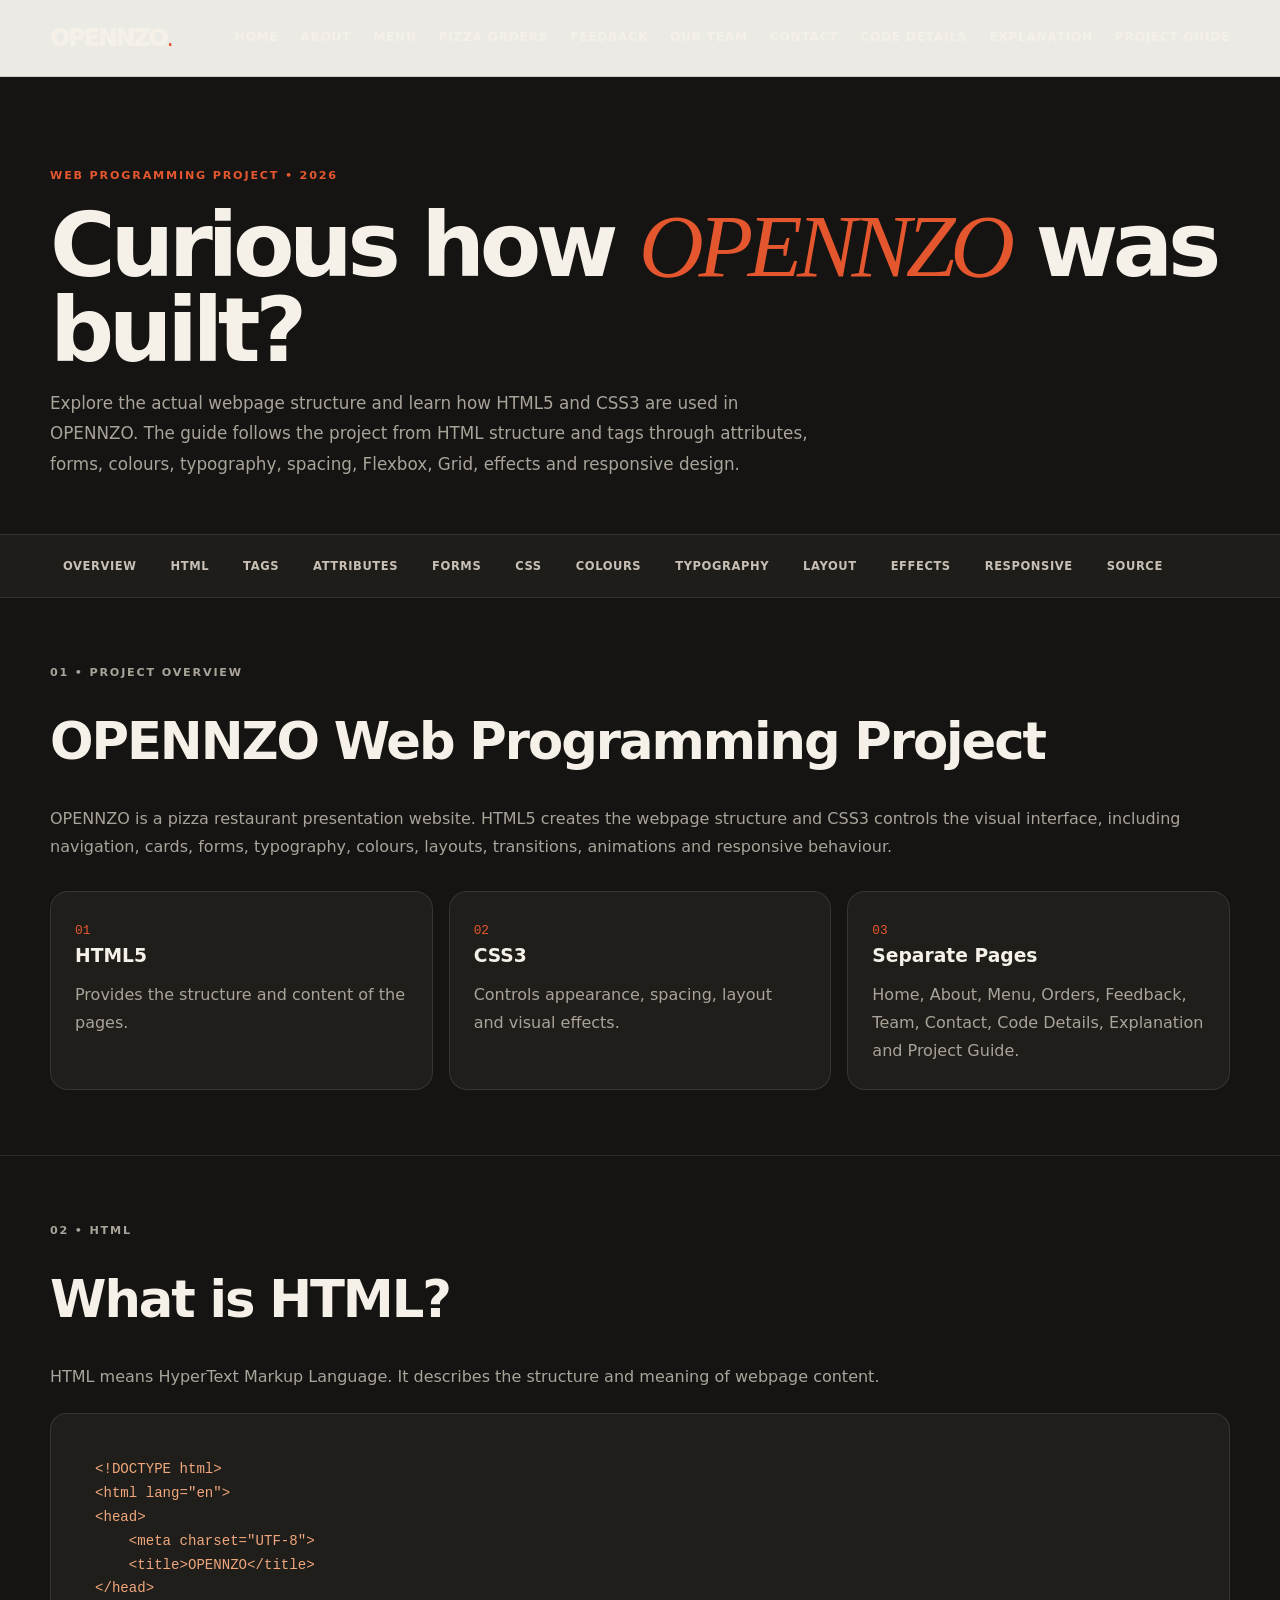
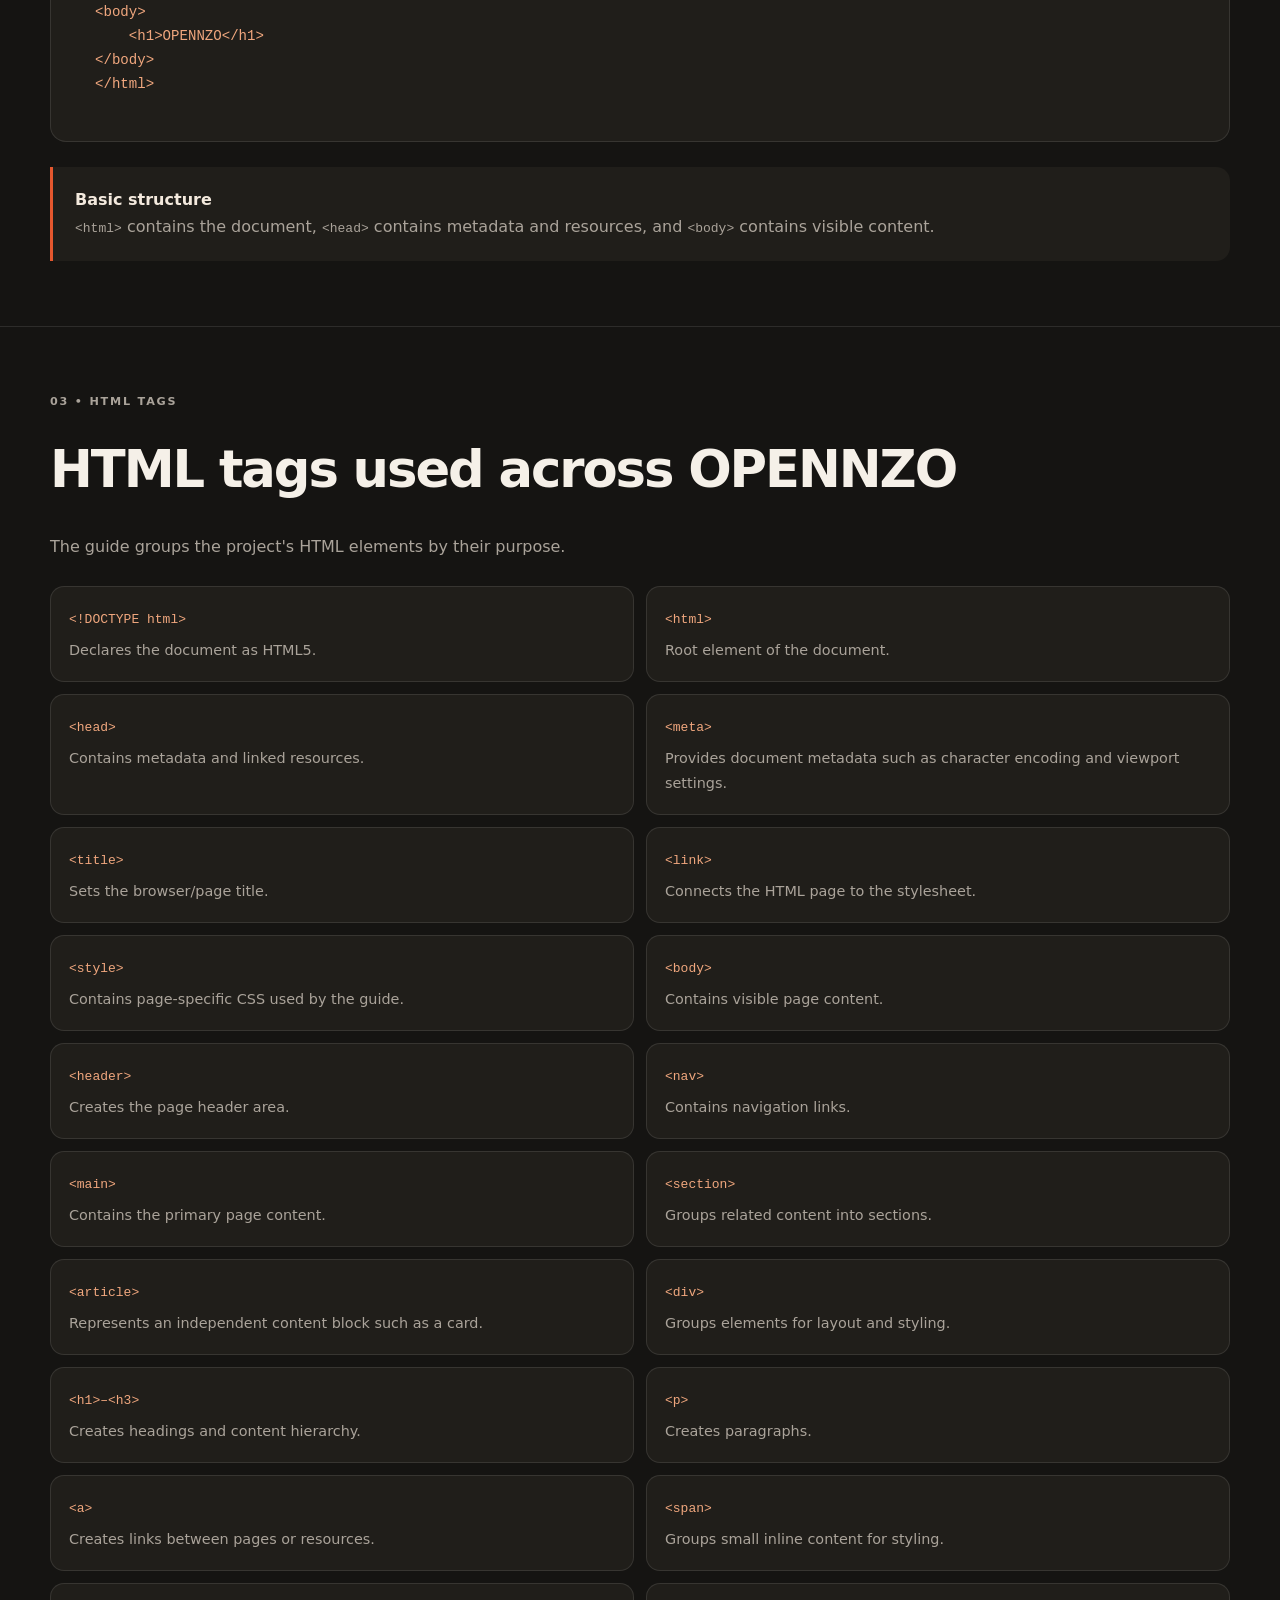
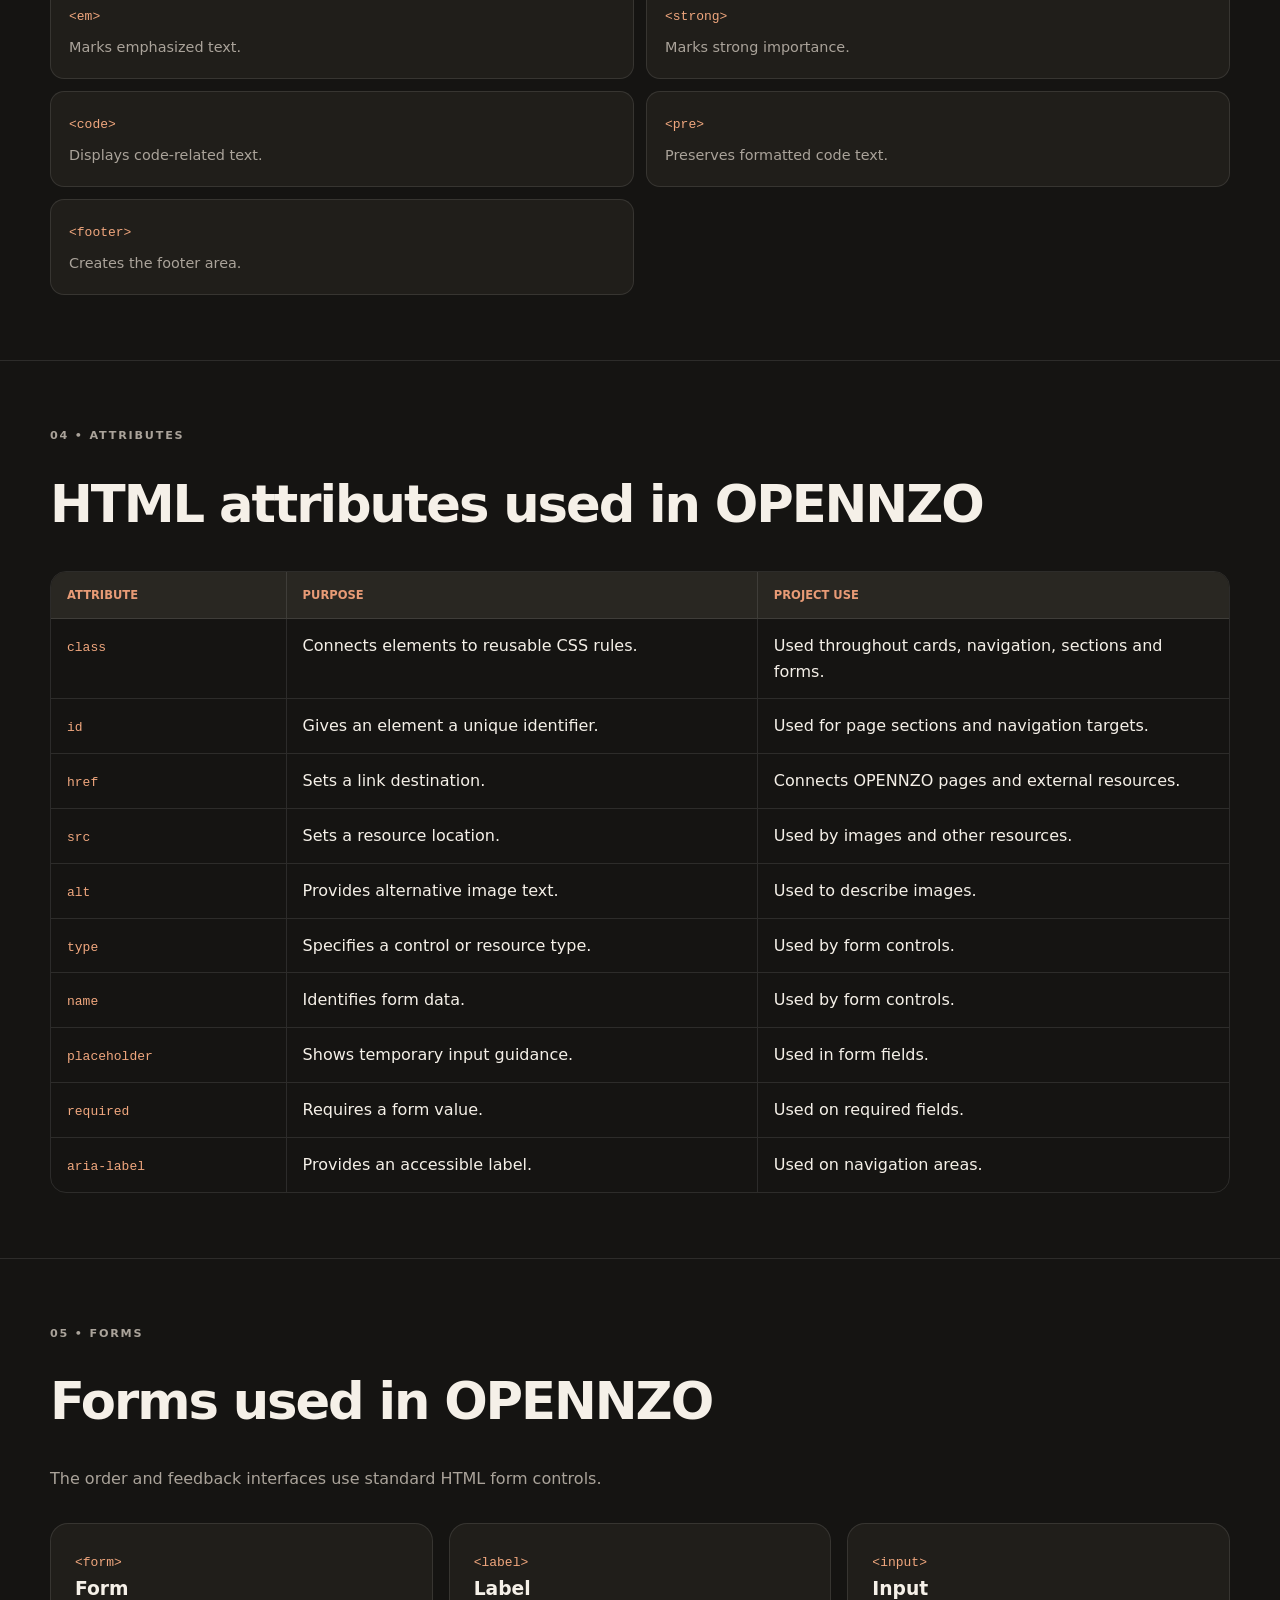
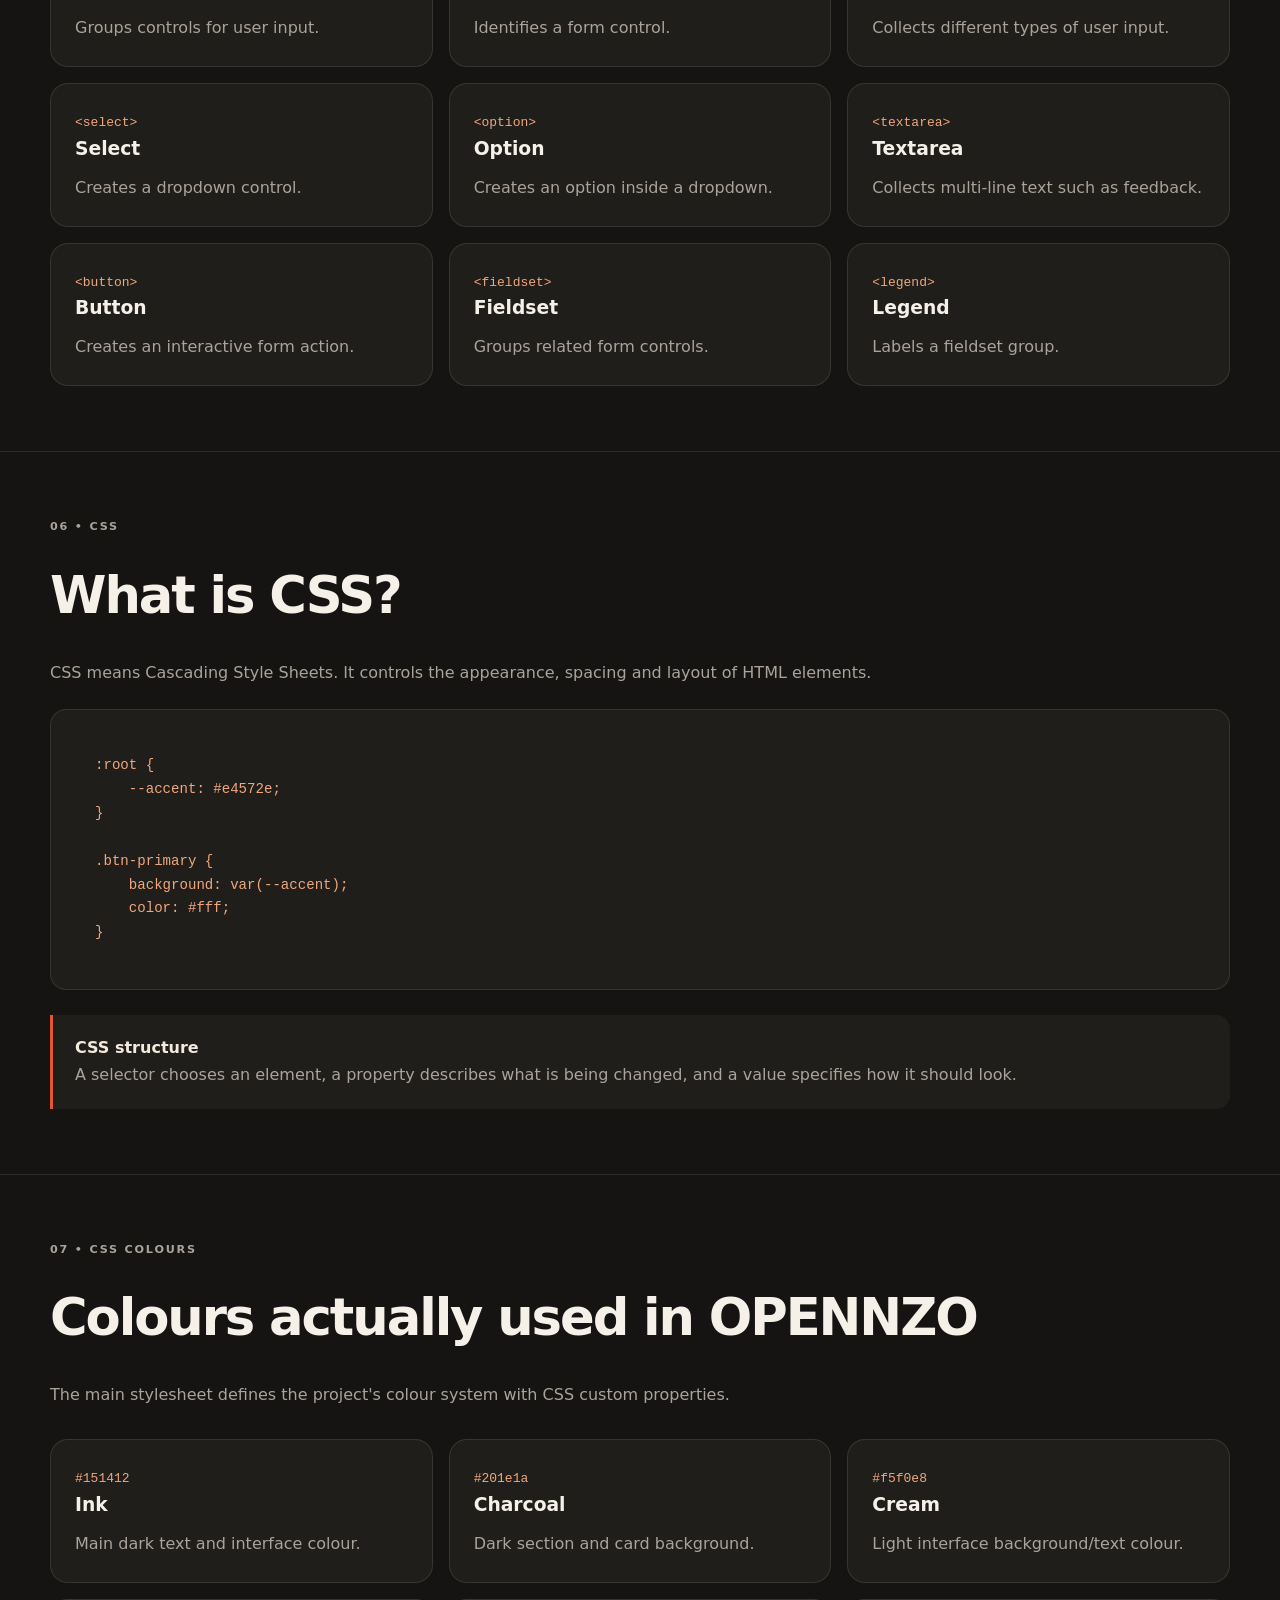
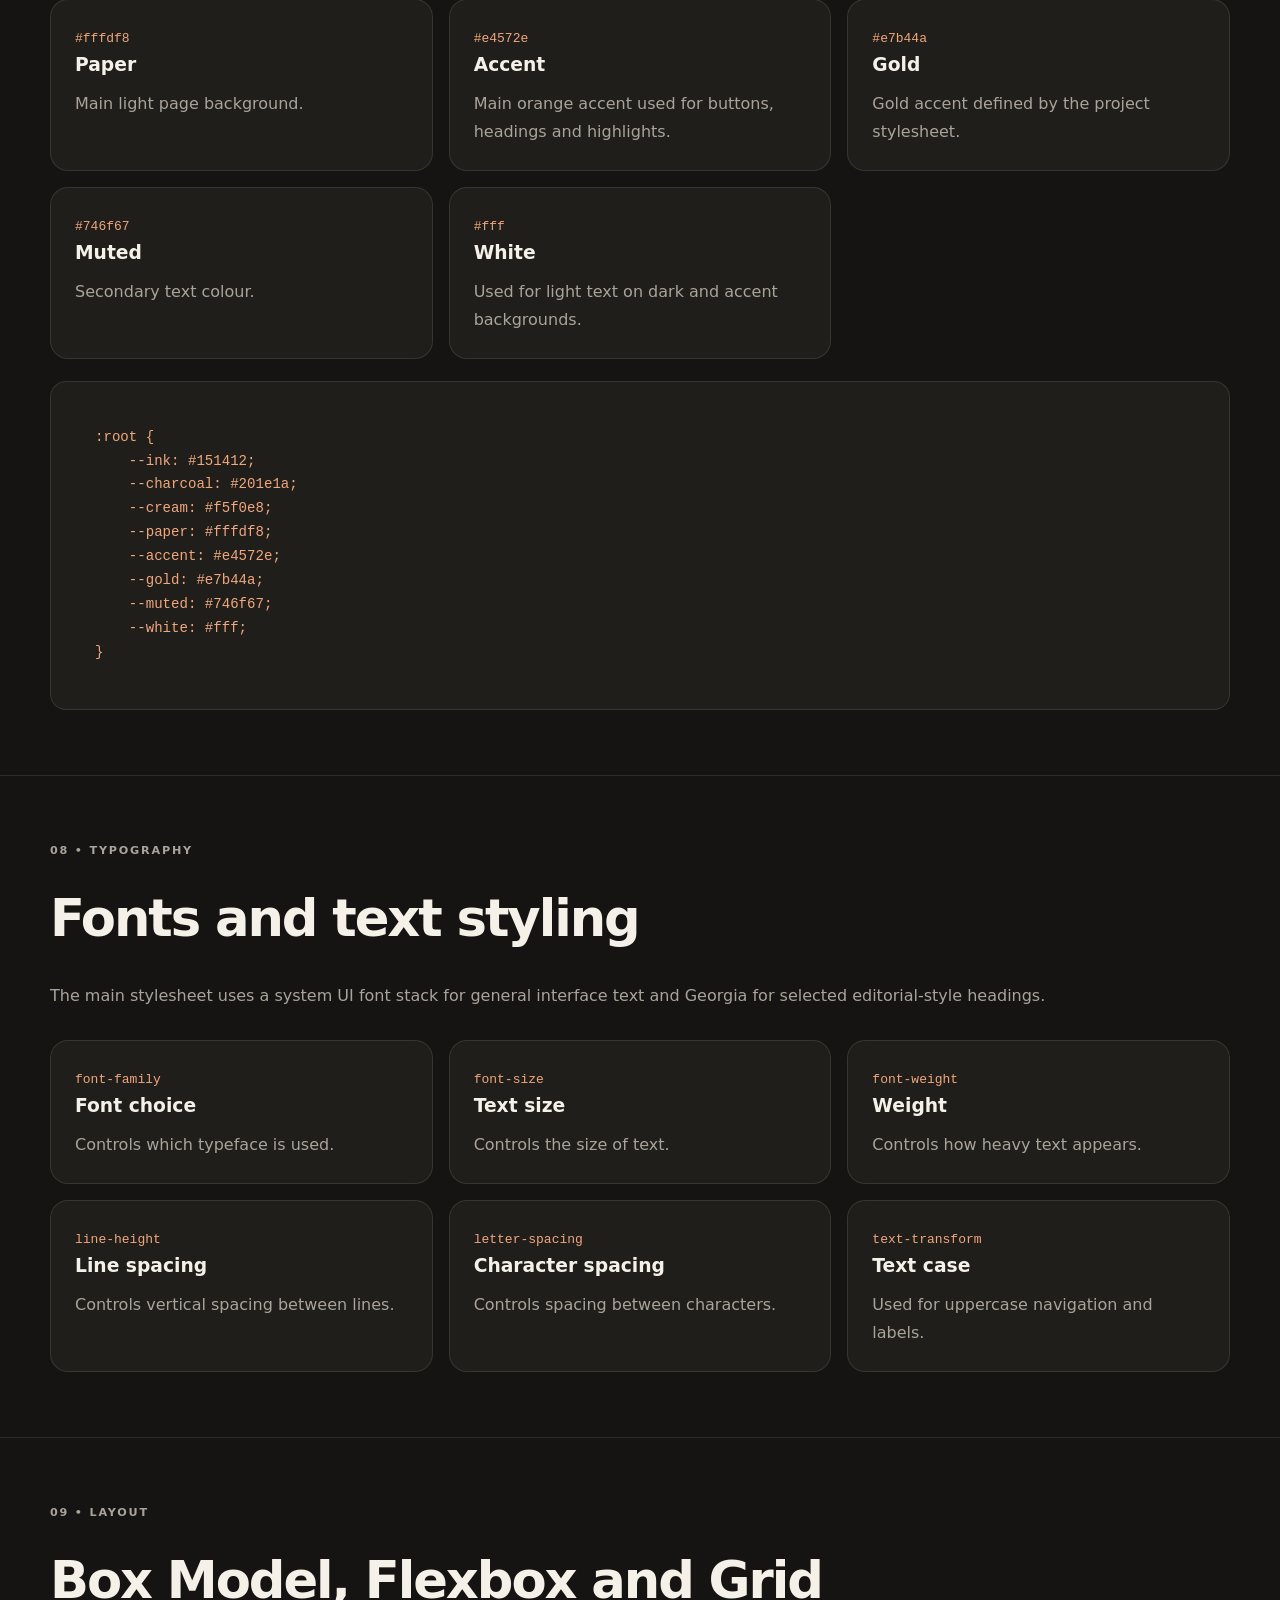
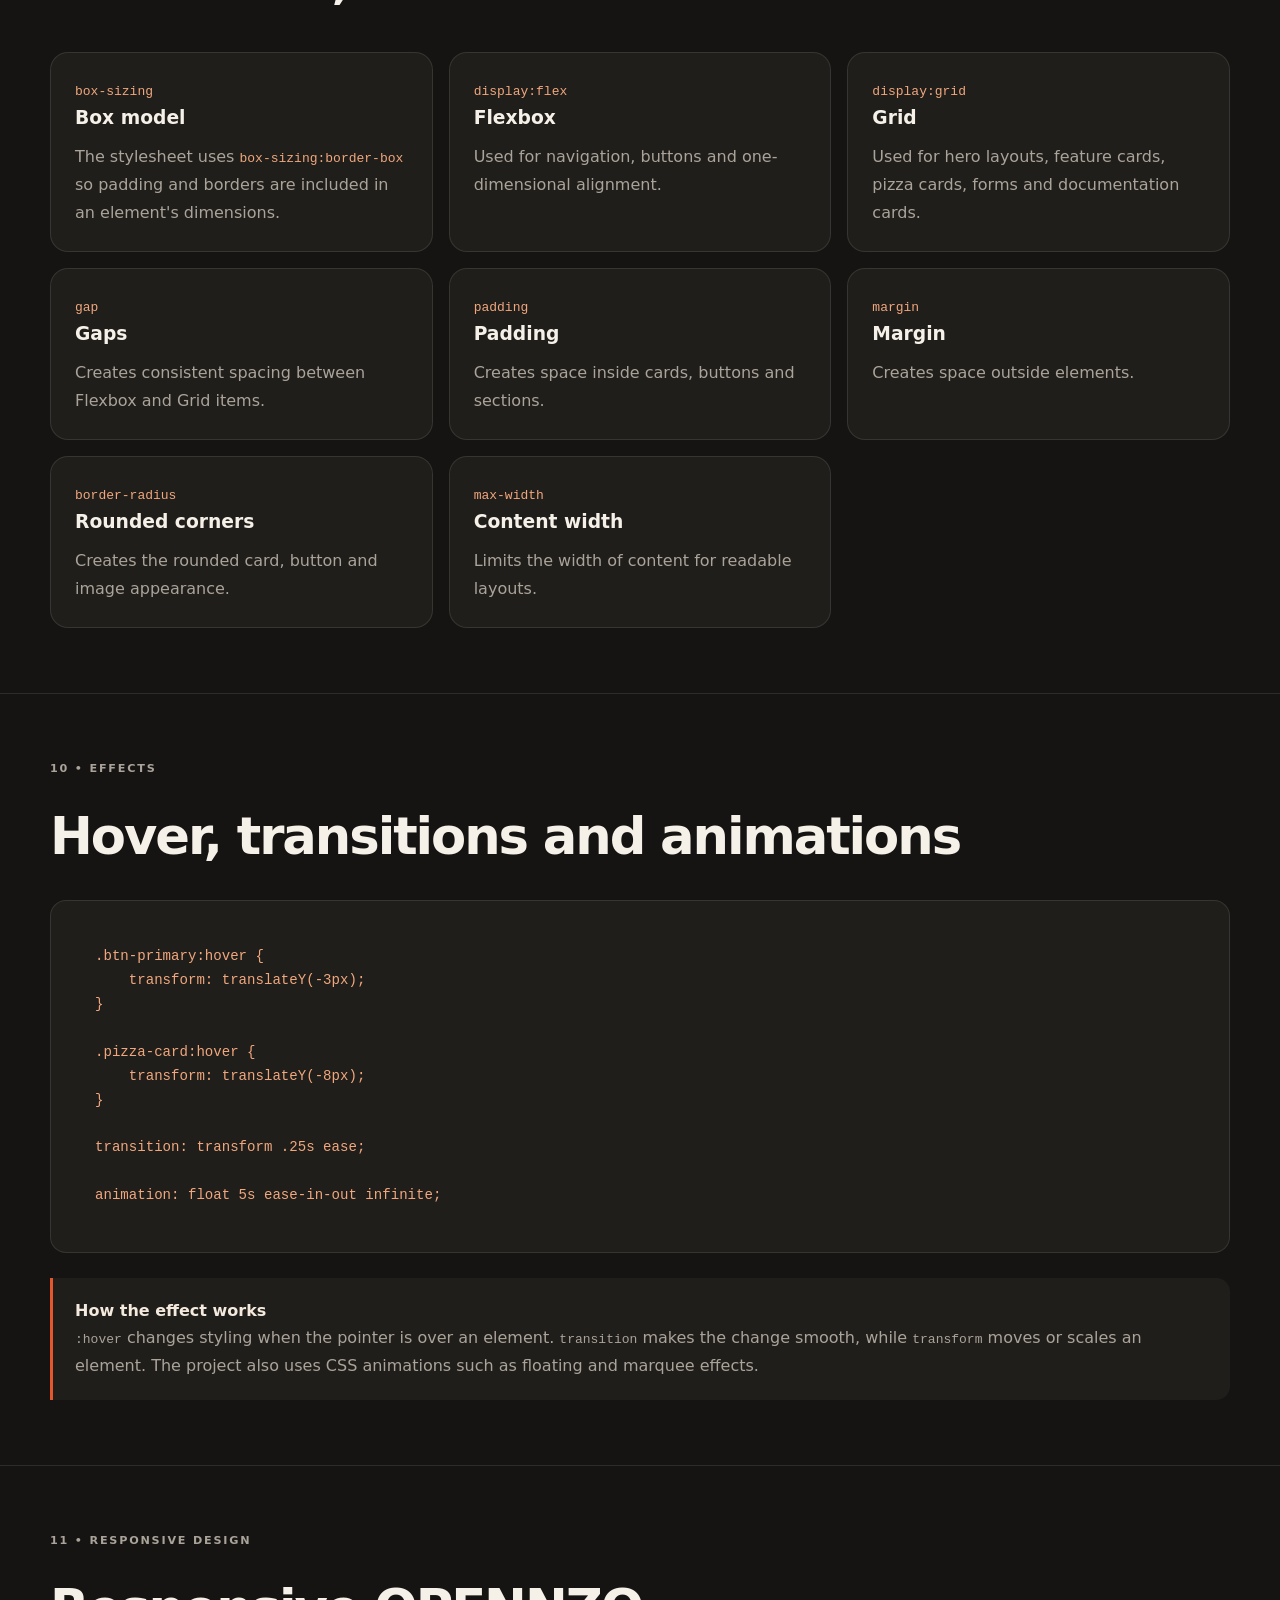
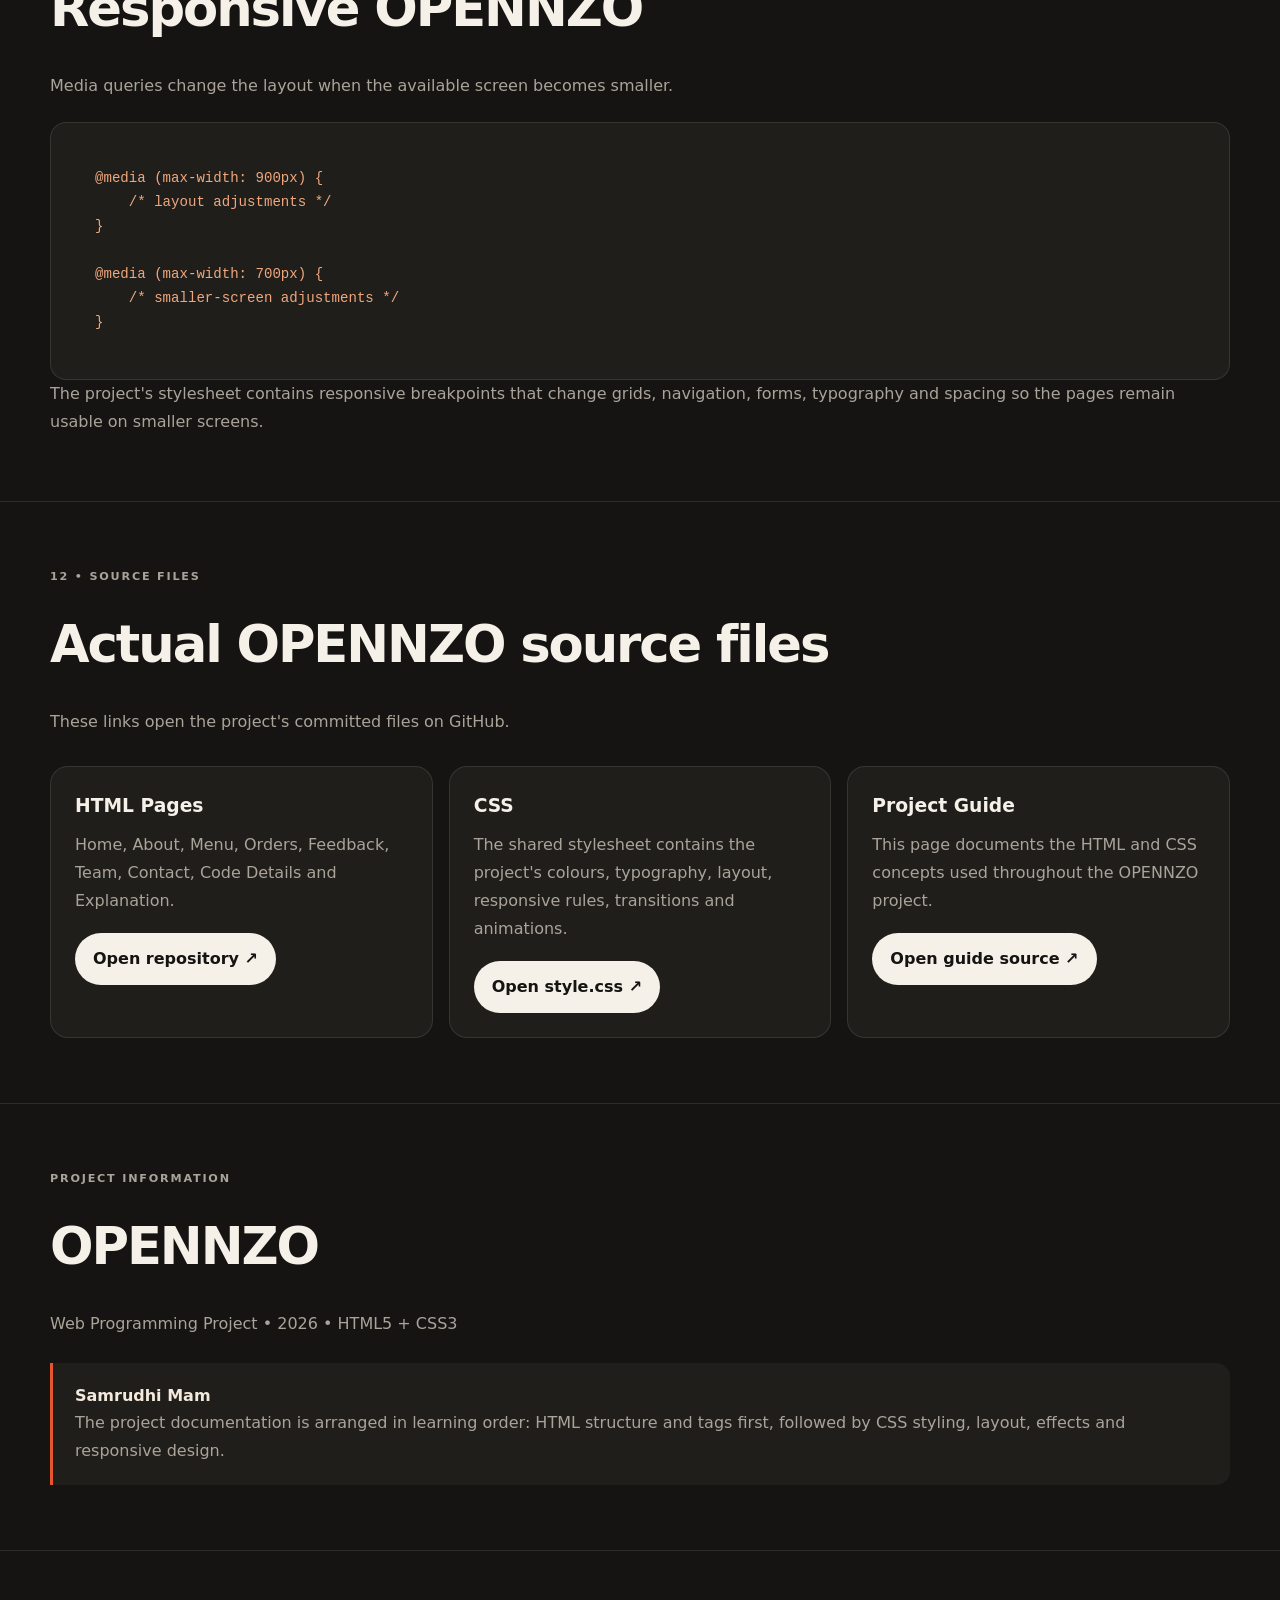
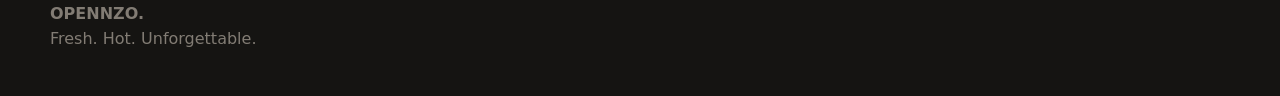
<file: project-guide.html>
<!DOCTYPE html>
<html lang="en">
<head>
<meta charset="UTF-8">
<meta name="viewport" content="width=device-width, initial-scale=1.0">
<meta name="description" content="OPENNZO Project Guide — HTML5 and CSS3 structure, tags, attributes, forms, styling, layouts and responsive design.">
<title>OPENNZO — Project Guide</title>
<link rel="stylesheet" href="style.css">
<style>
.guide{background:#151412;color:#f5f0e8;min-height:100vh}.guide-wrap{width:min(1180px,calc(100% - 40px));margin:auto}.guide-hero{padding:90px 0 55px}.guide-hero h1{font-size:clamp(3rem,7vw,6rem);line-height:.95;margin:15px 0;letter-spacing:-.06em}.guide-hero h1 em{color:#e4572e;font-family:Georgia,serif;font-weight:400}.guide-lead{max-width:780px;color:#aaa39a;font-size:1.05rem;line-height:1.8}.guide-nav{position:sticky;top:0;z-index:20;background:rgba(32,30,26,.94);backdrop-filter:blur(12px);border-block:1px solid rgba(255,255,255,.1)}.guide-nav .guide-wrap{display:flex;gap:8px;overflow-x:auto;padding:13px 0}.guide-nav a{white-space:nowrap;color:#c8c0b6;text-decoration:none;padding:9px 13px;border-radius:999px;font-size:.72rem;font-weight:800;text-transform:uppercase;letter-spacing:.05em}.guide-nav a:hover{background:#292722;color:#fff}.guide-section{padding:65px 0;border-bottom:1px solid rgba(255,255,255,.1)}.eyebrow{color:#e4572e;font-size:.7rem;font-weight:900;letter-spacing:.16em;text-transform:uppercase}.guide-section h2{font-size:clamp(2rem,4vw,3.7rem);margin:12px 0 22px;letter-spacing:-.04em}.guide-section h3{margin:0 0 10px}.guide-section p{color:#aaa39a;line-height:1.75}.cards{display:grid;grid-template-columns:repeat(3,1fr);gap:16px;margin-top:30px}.card{padding:24px;border:1px solid rgba(255,255,255,.1);border-radius:18px;background:#201e1a}.card-number{color:#e4572e;font-family:monospace;font-size:.8rem}.card code,.tag-card code,.table code{color:#f0a77e}.code-box{margin-top:22px;padding:22px;background:#201e1a;border:1px solid rgba(255,255,255,.1);border-radius:16px;overflow-x:auto}.code-box pre{margin:0;color:#f0a77e;font-family:Consolas,Monaco,monospace;font-size:.88rem;line-height:1.7}.tag-grid{display:grid;grid-template-columns:repeat(2,1fr);gap:12px;margin-top:25px}.tag-card{padding:18px;border:1px solid rgba(255,255,255,.1);border-radius:14px;background:#201e1a}.tag-card p{margin:7px 0 0;font-size:.9rem}.table{margin-top:25px;border:1px solid rgba(255,255,255,.1);border-radius:16px;overflow:hidden}.table-row{display:grid;grid-template-columns:1fr 2fr 2fr;border-bottom:1px solid rgba(255,255,255,.1)}.table-row:last-child{border-bottom:0}.table-row>*{padding:14px 16px;border-right:1px solid rgba(255,255,255,.1)}.table-row>*:last-child{border-right:0}.table-head{background:#292722;color:#e89b76;font-size:.72rem;font-weight:900;text-transform:uppercase}.callout{margin-top:25px;padding:20px 22px;border-left:3px solid #e4572e;background:#201e1a;border-radius:0 14px 14px 0}.callout strong{color:#f3e9dd}.callout p{margin-bottom:0}.source-link{display:inline-block;margin-top:18px;padding:13px 18px;border-radius:999px;background:#f5f0e8;color:#151412;text-decoration:none;font-weight:900}.source-link:hover{transform:translateY(-2px)}.guide-footer{padding:50px 0;color:#827c74}@media(max-width:850px){.cards{grid-template-columns:1fr 1fr}.tag-grid{grid-template-columns:1fr}.table-row{grid-template-columns:1fr 1fr}}@media(max-width:560px){.guide-wrap{width:calc(100% - 28px)}.guide-hero{padding:70px 0 40px}.cards{grid-template-columns:1fr}.guide-section{padding:50px 0}.table-row{display:block}.table-row>*{display:block;border-right:0}.table-head{display:none}}
</style>
</head>
<body class="guide">
<header class="site-header"><nav class="nav container" aria-label="Project navigation"><a class="brand" href="index.html">OPENNZO<span class="brand-dot">.</span></a><div class="nav-links"><a href="index.html">Home</a><a href="about.html">About</a><a href="menu.html">Menu</a><a href="orders.html">Pizza Orders</a><a href="feedback.html">Feedback</a><a href="team.html">Our Team</a><a href="contact.html">Contact</a><a href="code-details.html">Code Details</a><a href="explanation.html">Explanation</a><a href="project-guide.html">Project Guide</a></div></nav></header>
<main>
<section class="guide-hero"><div class="guide-wrap"><p class="eyebrow">WEB PROGRAMMING PROJECT • 2026</p><h1>Curious how <em>OPENNZO</em> was built?</h1><p class="guide-lead">Explore the actual webpage structure and learn how HTML5 and CSS3 are used in OPENNZO. The guide follows the project from HTML structure and tags through attributes, forms, colours, typography, spacing, Flexbox, Grid, effects and responsive design.</p></div></section>
<nav class="guide-nav"><div class="guide-wrap"><a href="#overview">Overview</a><a href="#html">HTML</a><a href="#tags">Tags</a><a href="#attributes">Attributes</a><a href="#forms">Forms</a><a href="#css">CSS</a><a href="#colors">Colours</a><a href="#typography">Typography</a><a href="#layout">Layout</a><a href="#effects">Effects</a><a href="#responsive">Responsive</a><a href="#source">Source</a></div></nav>
<section class="guide-section" id="overview"><div class="guide-wrap"><p class="eyebrow">01 • PROJECT OVERVIEW</p><h2>OPENNZO Web Programming Project</h2><p>OPENNZO is a pizza restaurant presentation website. HTML5 creates the webpage structure and CSS3 controls the visual interface, including navigation, cards, forms, typography, colours, layouts, transitions, animations and responsive behaviour.</p><div class="cards"><article class="card"><span class="card-number">01</span><h3>HTML5</h3><p>Provides the structure and content of the pages.</p></article><article class="card"><span class="card-number">02</span><h3>CSS3</h3><p>Controls appearance, spacing, layout and visual effects.</p></article><article class="card"><span class="card-number">03</span><h3>Separate Pages</h3><p>Home, About, Menu, Orders, Feedback, Team, Contact, Code Details, Explanation and Project Guide.</p></article></div></div></section>
<section class="guide-section" id="html"><div class="guide-wrap"><p class="eyebrow">02 • HTML</p><h2>What is HTML?</h2><p>HTML means HyperText Markup Language. It describes the structure and meaning of webpage content.</p><div class="code-box"><pre>&lt;!DOCTYPE html&gt;
&lt;html lang="en"&gt;
&lt;head&gt;
    &lt;meta charset="UTF-8"&gt;
    &lt;title&gt;OPENNZO&lt;/title&gt;
&lt;/head&gt;
&lt;body&gt;
    &lt;h1&gt;OPENNZO&lt;/h1&gt;
&lt;/body&gt;
&lt;/html&gt;</pre></div><div class="callout"><strong>Basic structure</strong><p><code>&lt;html&gt;</code> contains the document, <code>&lt;head&gt;</code> contains metadata and resources, and <code>&lt;body&gt;</code> contains visible content.</p></div></div></section>
<section class="guide-section" id="tags"><div class="guide-wrap"><p class="eyebrow">03 • HTML TAGS</p><h2>HTML tags used across OPENNZO</h2><p>The guide groups the project's HTML elements by their purpose.</p><div class="tag-grid"><article class="tag-card"><code>&lt;!DOCTYPE html&gt;</code><p>Declares the document as HTML5.</p></article><article class="tag-card"><code>&lt;html&gt;</code><p>Root element of the document.</p></article><article class="tag-card"><code>&lt;head&gt;</code><p>Contains metadata and linked resources.</p></article><article class="tag-card"><code>&lt;meta&gt;</code><p>Provides document metadata such as character encoding and viewport settings.</p></article><article class="tag-card"><code>&lt;title&gt;</code><p>Sets the browser/page title.</p></article><article class="tag-card"><code>&lt;link&gt;</code><p>Connects the HTML page to the stylesheet.</p></article><article class="tag-card"><code>&lt;style&gt;</code><p>Contains page-specific CSS used by the guide.</p></article><article class="tag-card"><code>&lt;body&gt;</code><p>Contains visible page content.</p></article><article class="tag-card"><code>&lt;header&gt;</code><p>Creates the page header area.</p></article><article class="tag-card"><code>&lt;nav&gt;</code><p>Contains navigation links.</p></article><article class="tag-card"><code>&lt;main&gt;</code><p>Contains the primary page content.</p></article><article class="tag-card"><code>&lt;section&gt;</code><p>Groups related content into sections.</p></article><article class="tag-card"><code>&lt;article&gt;</code><p>Represents an independent content block such as a card.</p></article><article class="tag-card"><code>&lt;div&gt;</code><p>Groups elements for layout and styling.</p></article><article class="tag-card"><code>&lt;h1&gt;–&lt;h3&gt;</code><p>Creates headings and content hierarchy.</p></article><article class="tag-card"><code>&lt;p&gt;</code><p>Creates paragraphs.</p></article><article class="tag-card"><code>&lt;a&gt;</code><p>Creates links between pages or resources.</p></article><article class="tag-card"><code>&lt;span&gt;</code><p>Groups small inline content for styling.</p></article><article class="tag-card"><code>&lt;em&gt;</code><p>Marks emphasized text.</p></article><article class="tag-card"><code>&lt;strong&gt;</code><p>Marks strong importance.</p></article><article class="tag-card"><code>&lt;code&gt;</code><p>Displays code-related text.</p></article><article class="tag-card"><code>&lt;pre&gt;</code><p>Preserves formatted code text.</p></article><article class="tag-card"><code>&lt;footer&gt;</code><p>Creates the footer area.</p></article></div></div></section>
<section class="guide-section" id="attributes"><div class="guide-wrap"><p class="eyebrow">04 • ATTRIBUTES</p><h2>HTML attributes used in OPENNZO</h2><div class="table"><div class="table-row table-head"><div>Attribute</div><div>Purpose</div><div>Project use</div></div><div class="table-row"><div><code>class</code></div><div>Connects elements to reusable CSS rules.</div><div>Used throughout cards, navigation, sections and forms.</div></div><div class="table-row"><div><code>id</code></div><div>Gives an element a unique identifier.</div><div>Used for page sections and navigation targets.</div></div><div class="table-row"><div><code>href</code></div><div>Sets a link destination.</div><div>Connects OPENNZO pages and external resources.</div></div><div class="table-row"><div><code>src</code></div><div>Sets a resource location.</div><div>Used by images and other resources.</div></div><div class="table-row"><div><code>alt</code></div><div>Provides alternative image text.</div><div>Used to describe images.</div></div><div class="table-row"><div><code>type</code></div><div>Specifies a control or resource type.</div><div>Used by form controls.</div></div><div class="table-row"><div><code>name</code></div><div>Identifies form data.</div><div>Used by form controls.</div></div><div class="table-row"><div><code>placeholder</code></div><div>Shows temporary input guidance.</div><div>Used in form fields.</div></div><div class="table-row"><div><code>required</code></div><div>Requires a form value.</div><div>Used on required fields.</div></div><div class="table-row"><div><code>aria-label</code></div><div>Provides an accessible label.</div><div>Used on navigation areas.</div></div></div></div></section>
<section class="guide-section" id="forms"><div class="guide-wrap"><p class="eyebrow">05 • FORMS</p><h2>Forms used in OPENNZO</h2><p>The order and feedback interfaces use standard HTML form controls.</p><div class="cards"><article class="card"><code>&lt;form&gt;</code><h3>Form</h3><p>Groups controls for user input.</p></article><article class="card"><code>&lt;label&gt;</code><h3>Label</h3><p>Identifies a form control.</p></article><article class="card"><code>&lt;input&gt;</code><h3>Input</h3><p>Collects different types of user input.</p></article><article class="card"><code>&lt;select&gt;</code><h3>Select</h3><p>Creates a dropdown control.</p></article><article class="card"><code>&lt;option&gt;</code><h3>Option</h3><p>Creates an option inside a dropdown.</p></article><article class="card"><code>&lt;textarea&gt;</code><h3>Textarea</h3><p>Collects multi-line text such as feedback.</p></article><article class="card"><code>&lt;button&gt;</code><h3>Button</h3><p>Creates an interactive form action.</p></article><article class="card"><code>&lt;fieldset&gt;</code><h3>Fieldset</h3><p>Groups related form controls.</p></article><article class="card"><code>&lt;legend&gt;</code><h3>Legend</h3><p>Labels a fieldset group.</p></article></div></div></section>
<section class="guide-section" id="css"><div class="guide-wrap"><p class="eyebrow">06 • CSS</p><h2>What is CSS?</h2><p>CSS means Cascading Style Sheets. It controls the appearance, spacing and layout of HTML elements.</p><div class="code-box"><pre>:root {
    --accent: #e4572e;
}

.btn-primary {
    background: var(--accent);
    color: #fff;
}</pre></div><div class="callout"><strong>CSS structure</strong><p>A selector chooses an element, a property describes what is being changed, and a value specifies how it should look.</p></div></div></section>
<section class="guide-section" id="colors"><div class="guide-wrap"><p class="eyebrow">07 • CSS COLOURS</p><h2>Colours actually used in OPENNZO</h2><p>The main stylesheet defines the project's colour system with CSS custom properties.</p><div class="cards"><article class="card"><code>#151412</code><h3>Ink</h3><p>Main dark text and interface colour.</p></article><article class="card"><code>#201e1a</code><h3>Charcoal</h3><p>Dark section and card background.</p></article><article class="card"><code>#f5f0e8</code><h3>Cream</h3><p>Light interface background/text colour.</p></article><article class="card"><code>#fffdf8</code><h3>Paper</h3><p>Main light page background.</p></article><article class="card"><code>#e4572e</code><h3>Accent</h3><p>Main orange accent used for buttons, headings and highlights.</p></article><article class="card"><code>#e7b44a</code><h3>Gold</h3><p>Gold accent defined by the project stylesheet.</p></article><article class="card"><code>#746f67</code><h3>Muted</h3><p>Secondary text colour.</p></article><article class="card"><code>#fff</code><h3>White</h3><p>Used for light text on dark and accent backgrounds.</p></article></div><div class="code-box"><pre>:root {
    --ink: #151412;
    --charcoal: #201e1a;
    --cream: #f5f0e8;
    --paper: #fffdf8;
    --accent: #e4572e;
    --gold: #e7b44a;
    --muted: #746f67;
    --white: #fff;
}</pre></div></div></section>
<section class="guide-section" id="typography"><div class="guide-wrap"><p class="eyebrow">08 • TYPOGRAPHY</p><h2>Fonts and text styling</h2><p>The main stylesheet uses a system UI font stack for general interface text and Georgia for selected editorial-style headings.</p><div class="cards"><article class="card"><code>font-family</code><h3>Font choice</h3><p>Controls which typeface is used.</p></article><article class="card"><code>font-size</code><h3>Text size</h3><p>Controls the size of text.</p></article><article class="card"><code>font-weight</code><h3>Weight</h3><p>Controls how heavy text appears.</p></article><article class="card"><code>line-height</code><h3>Line spacing</h3><p>Controls vertical spacing between lines.</p></article><article class="card"><code>letter-spacing</code><h3>Character spacing</h3><p>Controls spacing between characters.</p></article><article class="card"><code>text-transform</code><h3>Text case</h3><p>Used for uppercase navigation and labels.</p></article></div></div></section>
<section class="guide-section" id="layout"><div class="guide-wrap"><p class="eyebrow">09 • LAYOUT</p><h2>Box Model, Flexbox and Grid</h2><div class="cards"><article class="card"><code>box-sizing</code><h3>Box model</h3><p>The stylesheet uses <code>box-sizing:border-box</code> so padding and borders are included in an element's dimensions.</p></article><article class="card"><code>display:flex</code><h3>Flexbox</h3><p>Used for navigation, buttons and one-dimensional alignment.</p></article><article class="card"><code>display:grid</code><h3>Grid</h3><p>Used for hero layouts, feature cards, pizza cards, forms and documentation cards.</p></article><article class="card"><code>gap</code><h3>Gaps</h3><p>Creates consistent spacing between Flexbox and Grid items.</p></article><article class="card"><code>padding</code><h3>Padding</h3><p>Creates space inside cards, buttons and sections.</p></article><article class="card"><code>margin</code><h3>Margin</h3><p>Creates space outside elements.</p></article><article class="card"><code>border-radius</code><h3>Rounded corners</h3><p>Creates the rounded card, button and image appearance.</p></article><article class="card"><code>max-width</code><h3>Content width</h3><p>Limits the width of content for readable layouts.</p></article></div></div></section>
<section class="guide-section" id="effects"><div class="guide-wrap"><p class="eyebrow">10 • EFFECTS</p><h2>Hover, transitions and animations</h2><div class="code-box"><pre>.btn-primary:hover {
    transform: translateY(-3px);
}

.pizza-card:hover {
    transform: translateY(-8px);
}

transition: transform .25s ease;

animation: float 5s ease-in-out infinite;</pre></div><div class="callout"><strong>How the effect works</strong><p><code>:hover</code> changes styling when the pointer is over an element. <code>transition</code> makes the change smooth, while <code>transform</code> moves or scales an element. The project also uses CSS animations such as floating and marquee effects.</p></div></div></section>
<section class="guide-section" id="responsive"><div class="guide-wrap"><p class="eyebrow">11 • RESPONSIVE DESIGN</p><h2>Responsive OPENNZO</h2><p>Media queries change the layout when the available screen becomes smaller.</p><div class="code-box"><pre>@media (max-width: 900px) {
    /* layout adjustments */
}

@media (max-width: 700px) {
    /* smaller-screen adjustments */
}</pre></div><p>The project's stylesheet contains responsive breakpoints that change grids, navigation, forms, typography and spacing so the pages remain usable on smaller screens.</p></div></section>
<section class="guide-section" id="source"><div class="guide-wrap"><p class="eyebrow">12 • SOURCE FILES</p><h2>Actual OPENNZO source files</h2><p>These links open the project's committed files on GitHub.</p><div class="cards"><article class="card"><h3>HTML Pages</h3><p>Home, About, Menu, Orders, Feedback, Team, Contact, Code Details and Explanation.</p><a class="source-link" href="https://github.com/malpura09hunter-art/opennzo-pizza-web/tree/main" target="_blank" rel="noopener">Open repository ↗</a></article><article class="card"><h3>CSS</h3><p>The shared stylesheet contains the project's colours, typography, layout, responsive rules, transitions and animations.</p><a class="source-link" href="https://github.com/malpura09hunter-art/opennzo-pizza-web/blob/main/style.css" target="_blank" rel="noopener">Open style.css ↗</a></article><article class="card"><h3>Project Guide</h3><p>This page documents the HTML and CSS concepts used throughout the OPENNZO project.</p><a class="source-link" href="https://github.com/malpura09hunter-art/opennzo-pizza-web/blob/main/project-guide.html" target="_blank" rel="noopener">Open guide source ↗</a></article></div></div></section>
<section class="guide-section"><div class="guide-wrap"><p class="eyebrow">PROJECT INFORMATION</p><h2>OPENNZO</h2><p>Web Programming Project • 2026 • HTML5 + CSS3</p><div class="callout"><strong>Samrudhi Mam</strong><p>The project documentation is arranged in learning order: HTML structure and tags first, followed by CSS styling, layout, effects and responsive design.</p></div></div></section>
</main>
<footer class="guide-footer"><div class="guide-wrap"><strong>OPENNZO.</strong><p>Fresh. Hot. Unforgettable.</p></div></footer>
</body>
</html>
</file>
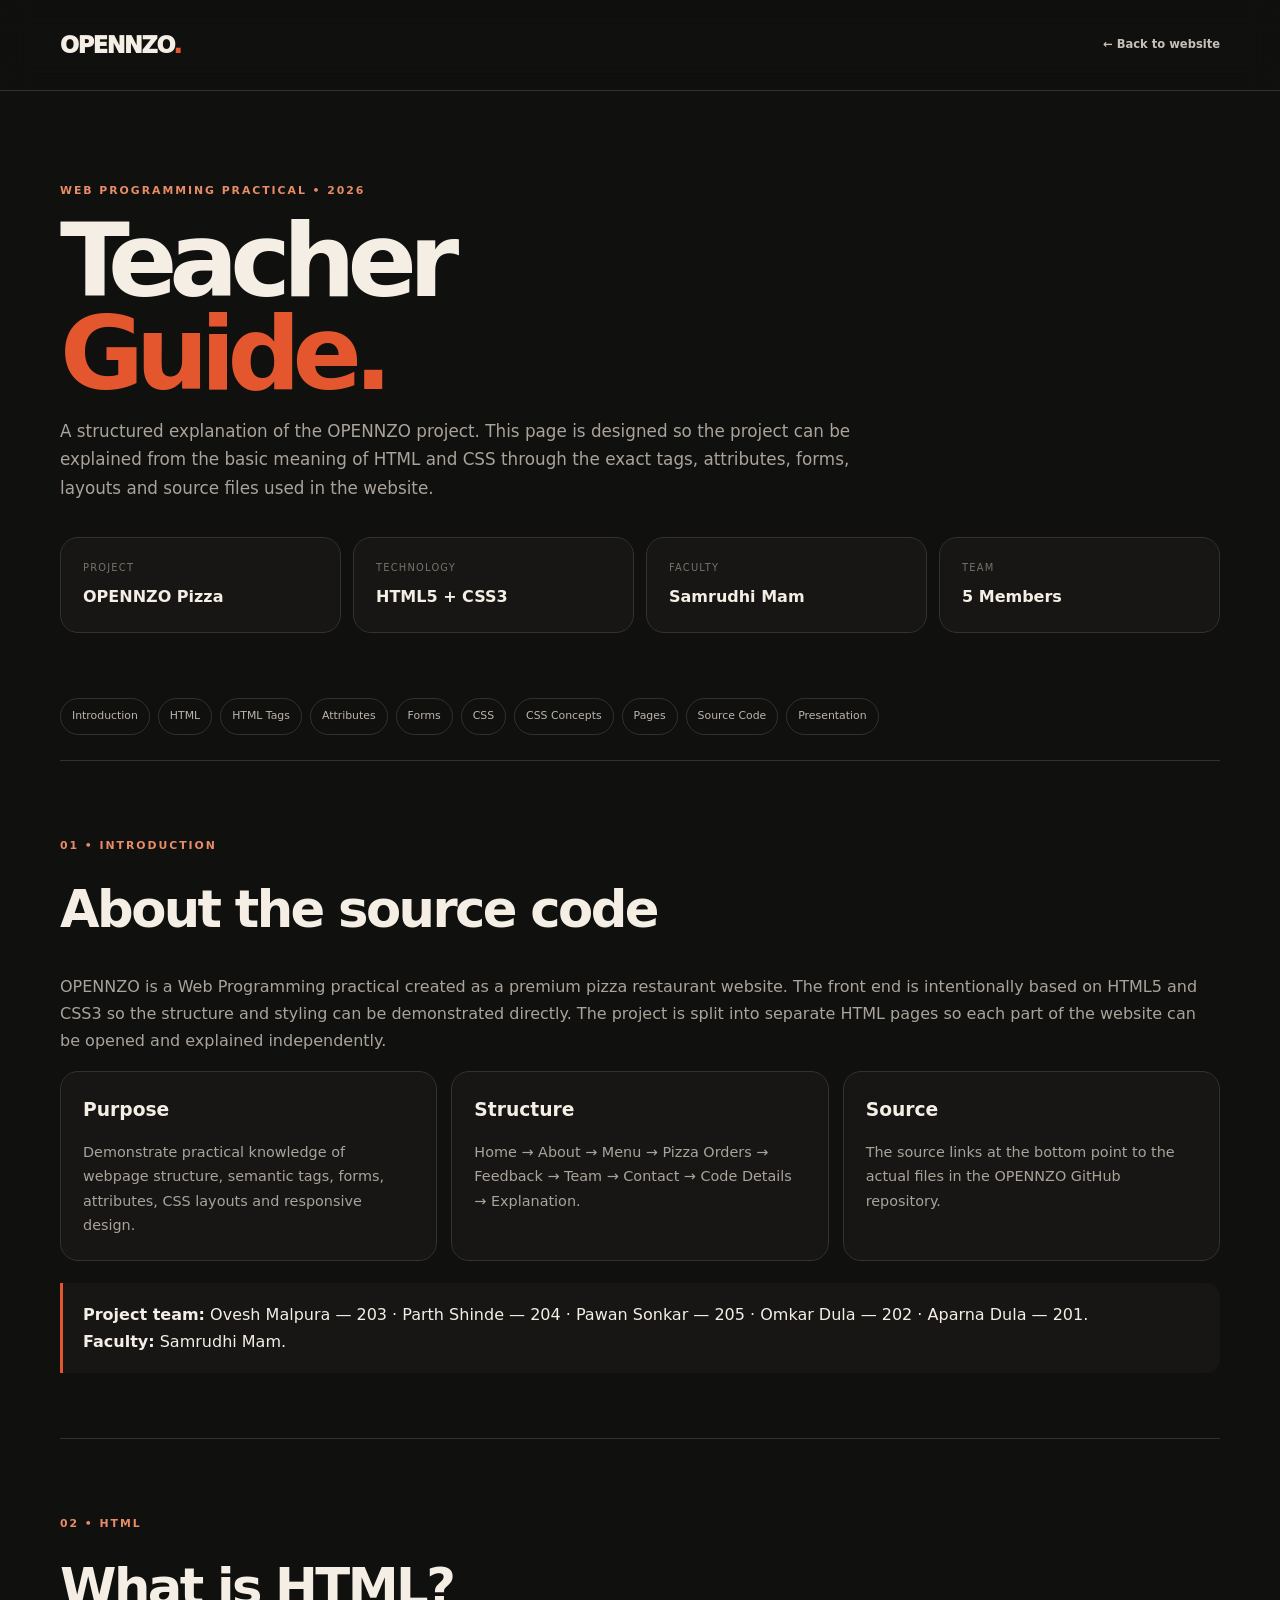
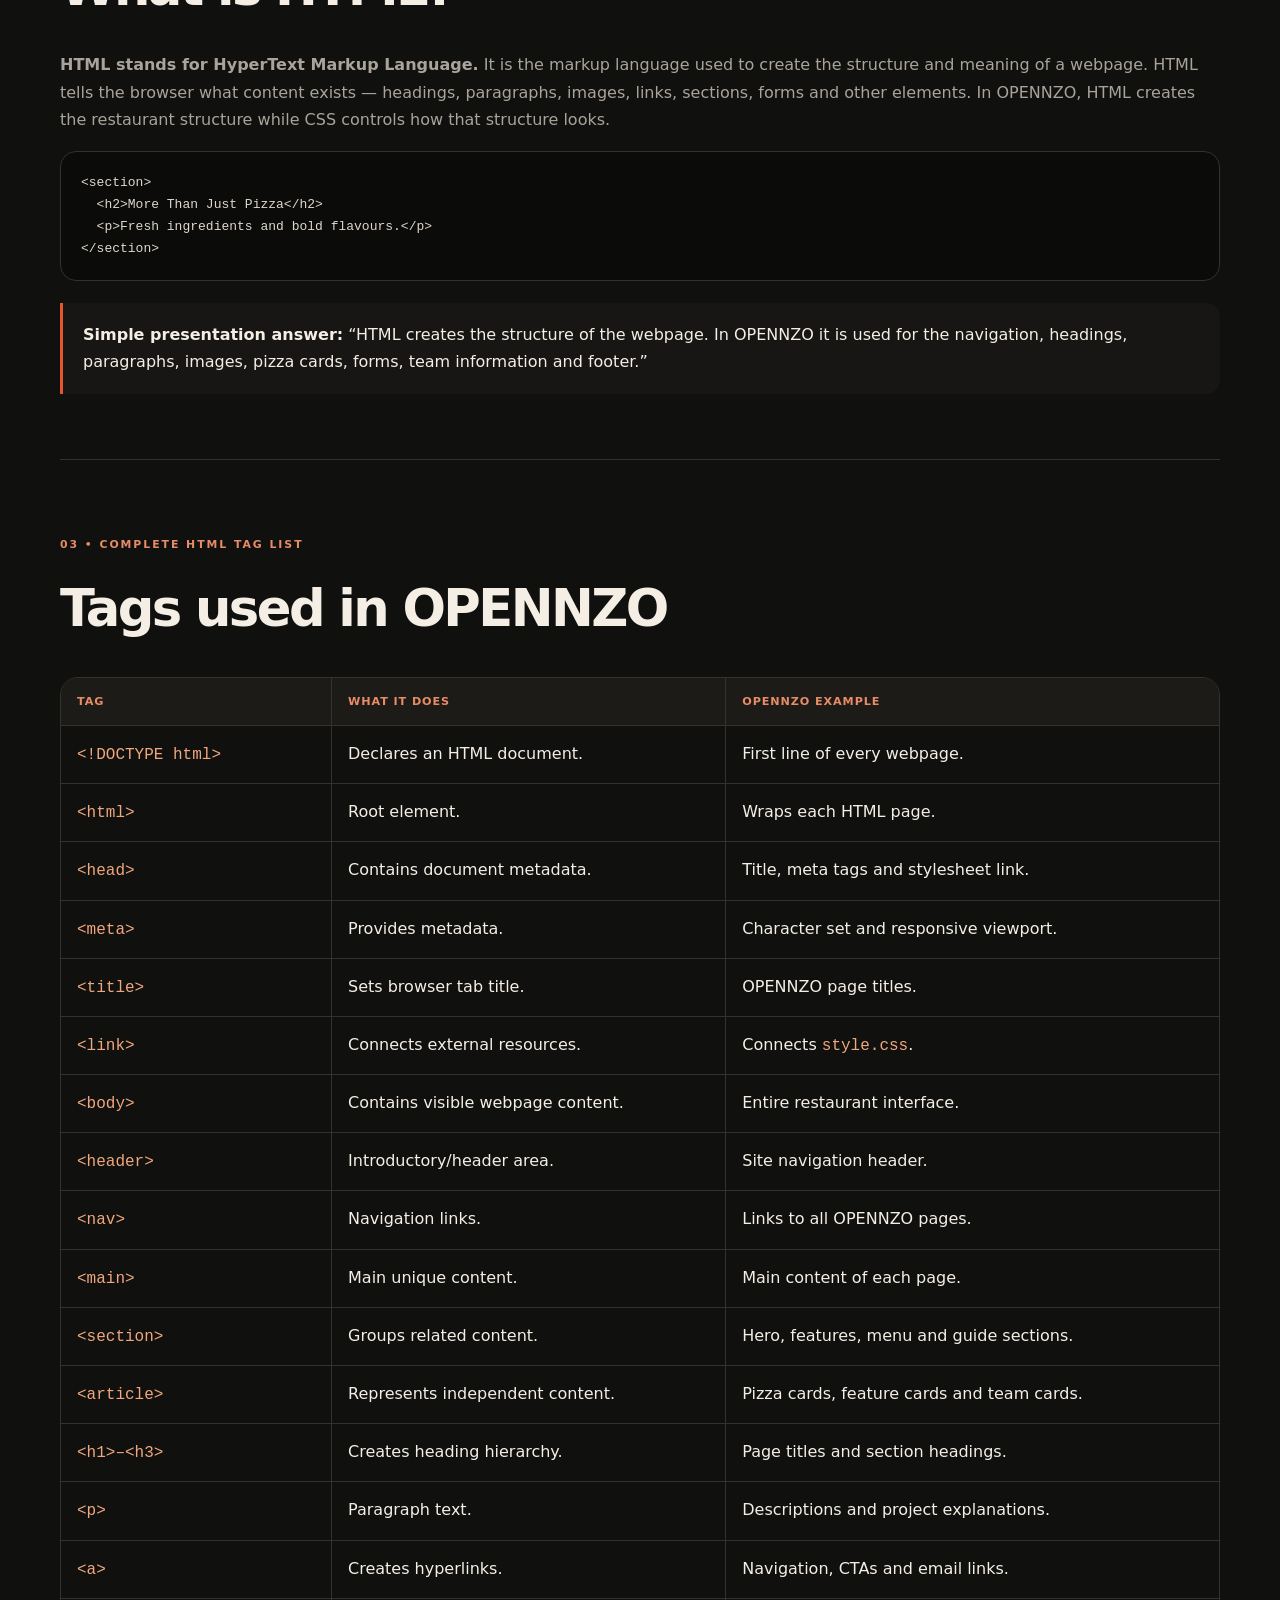
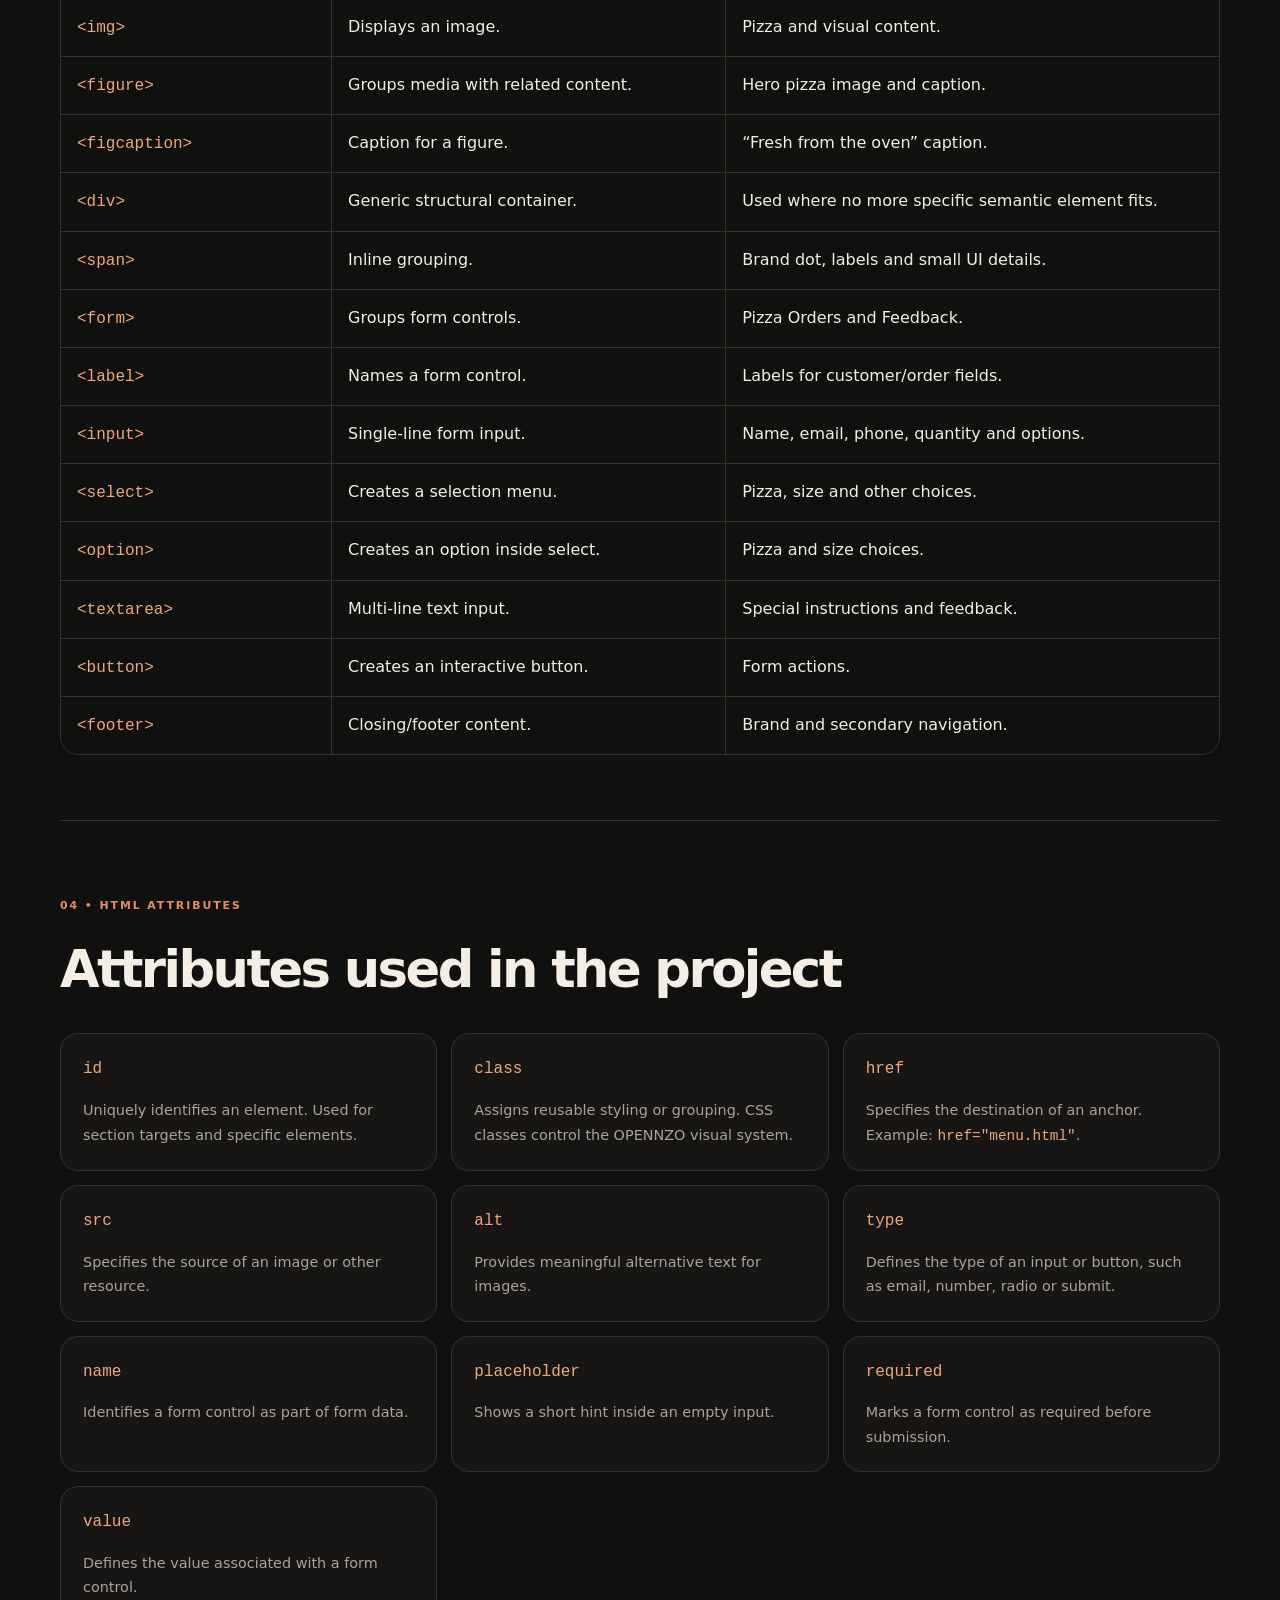
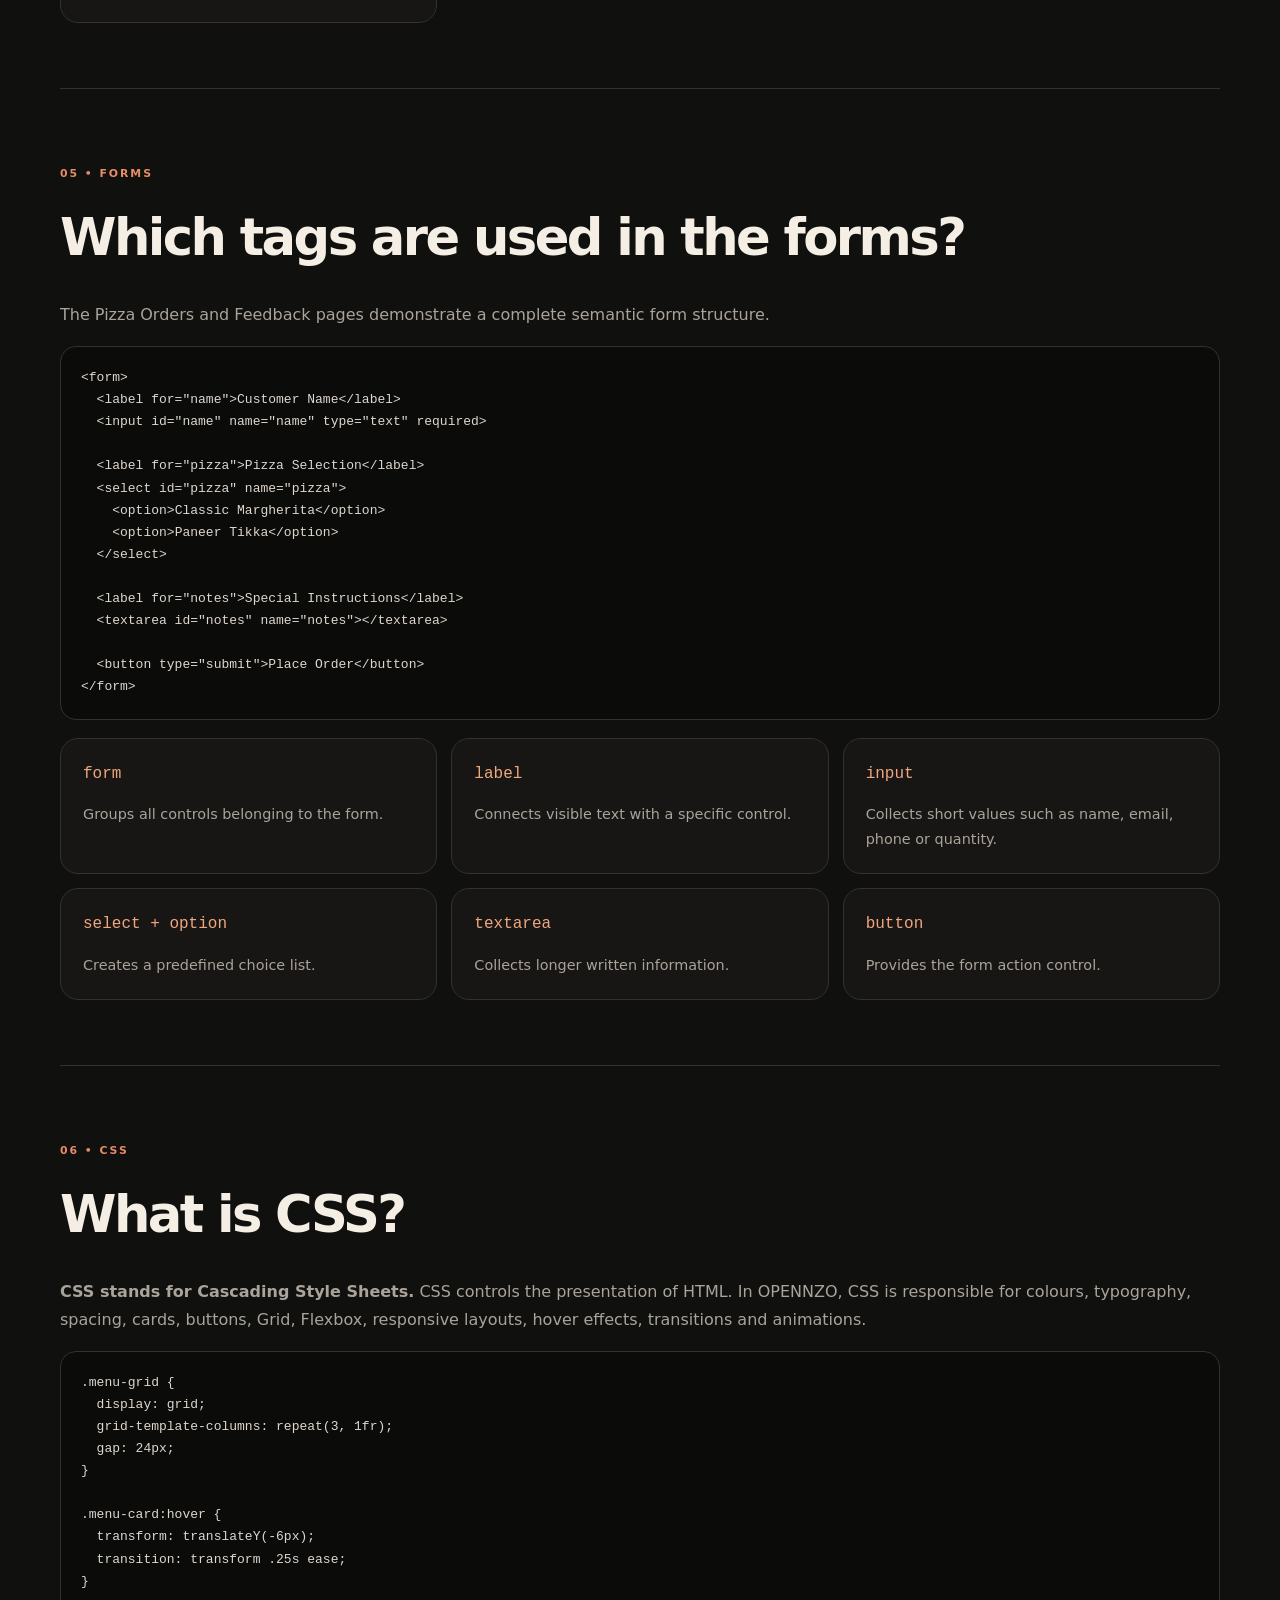
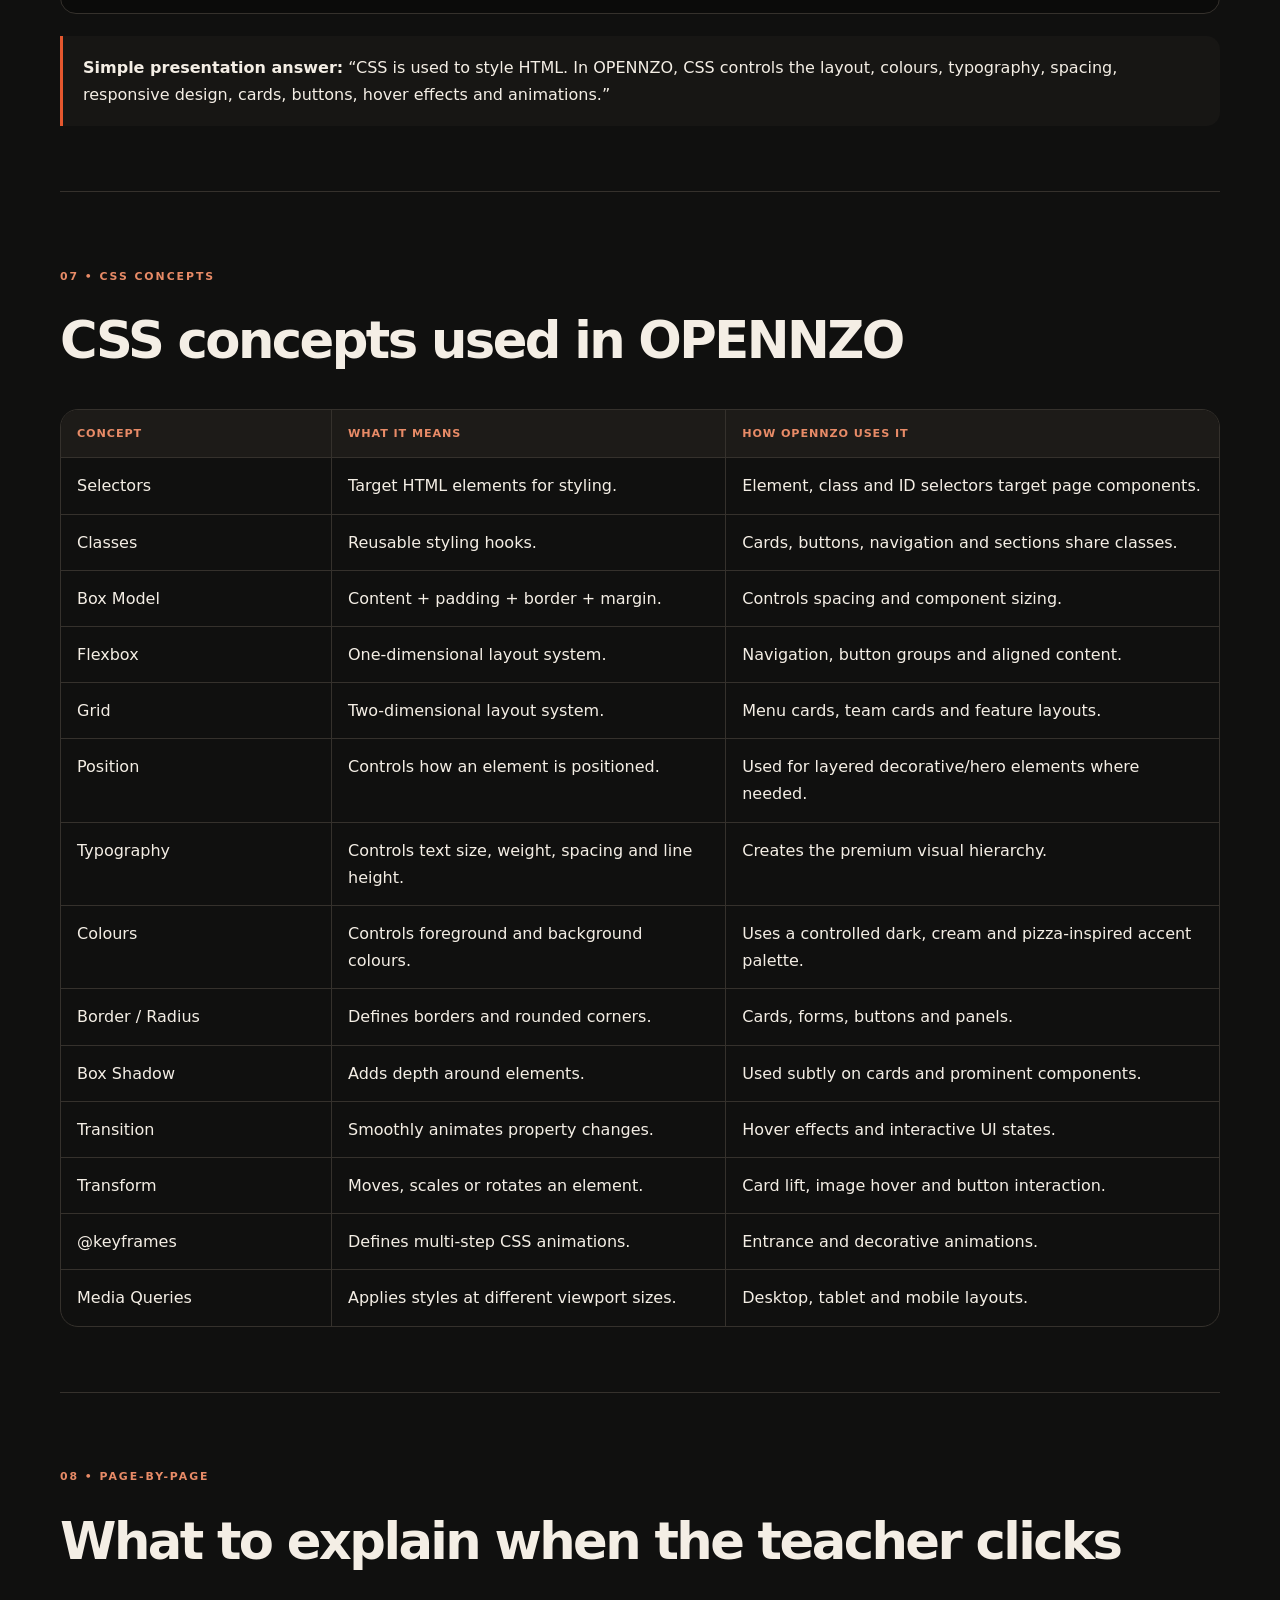
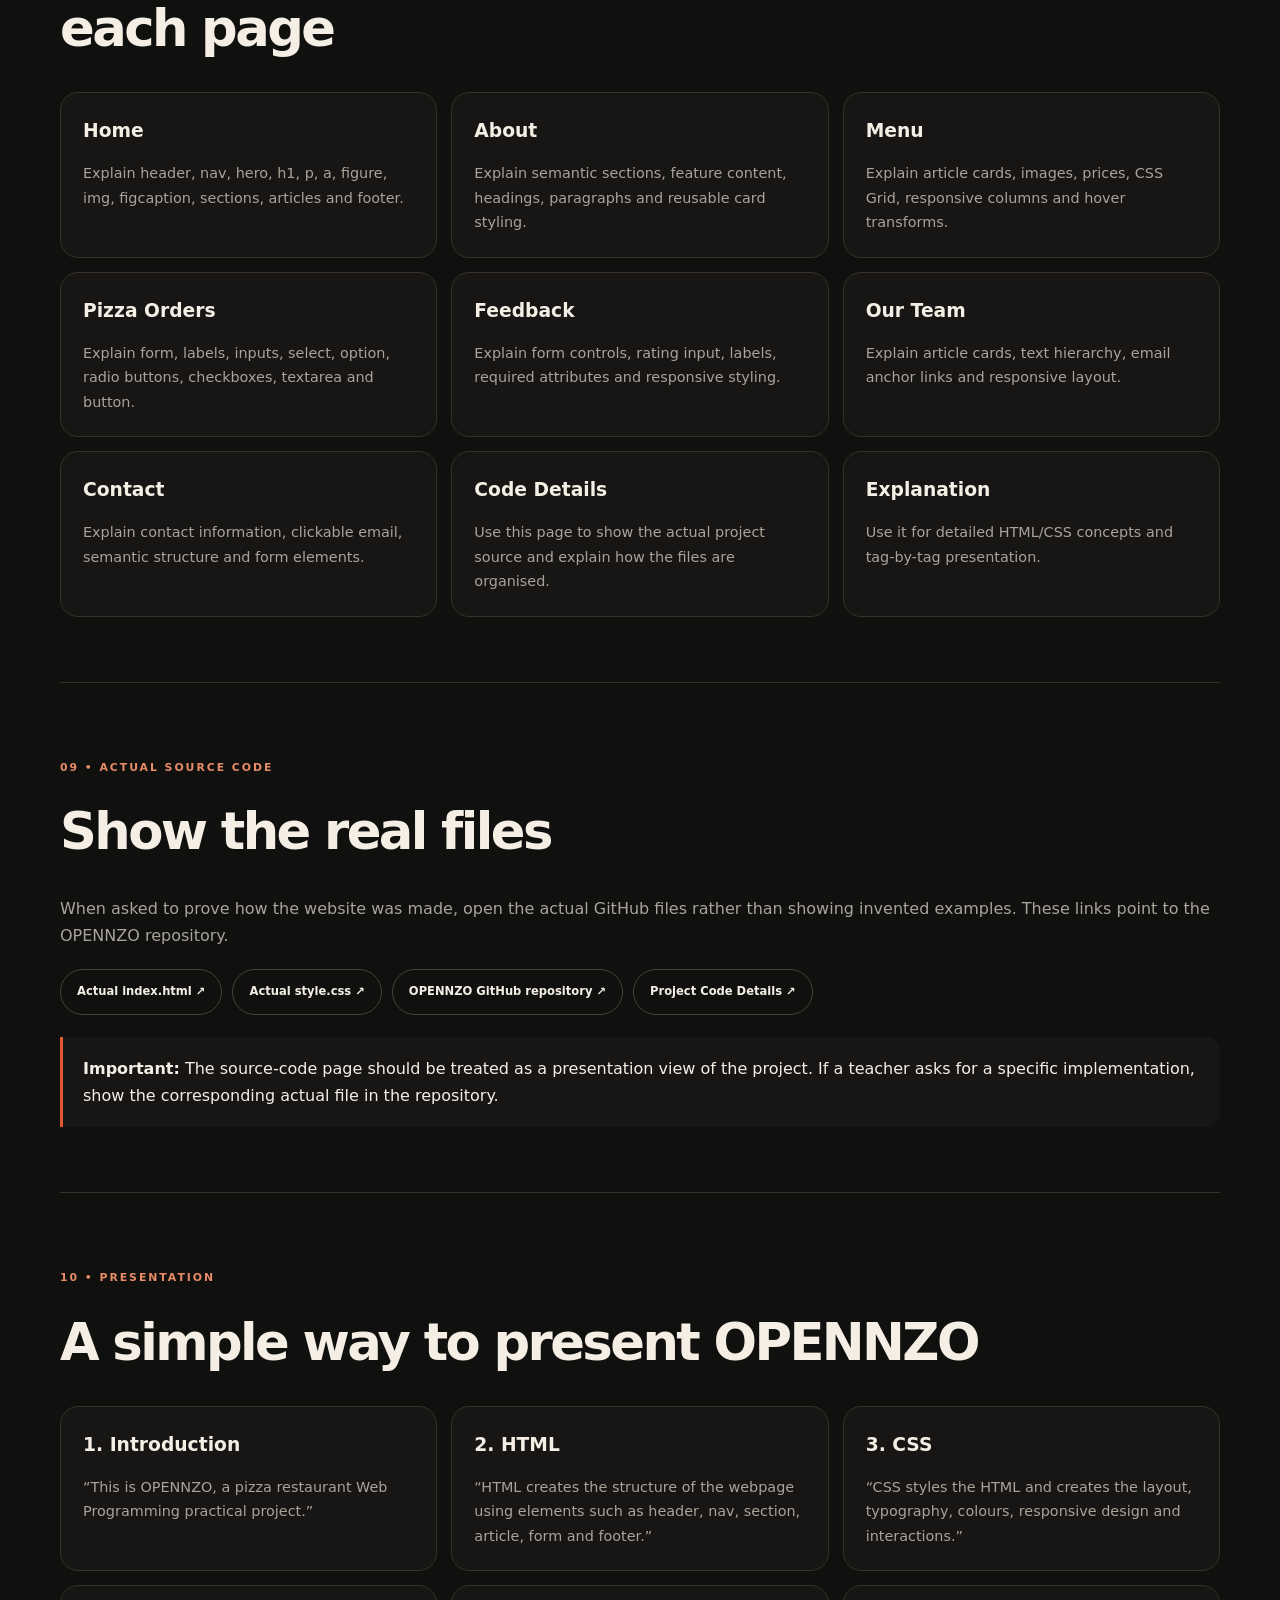
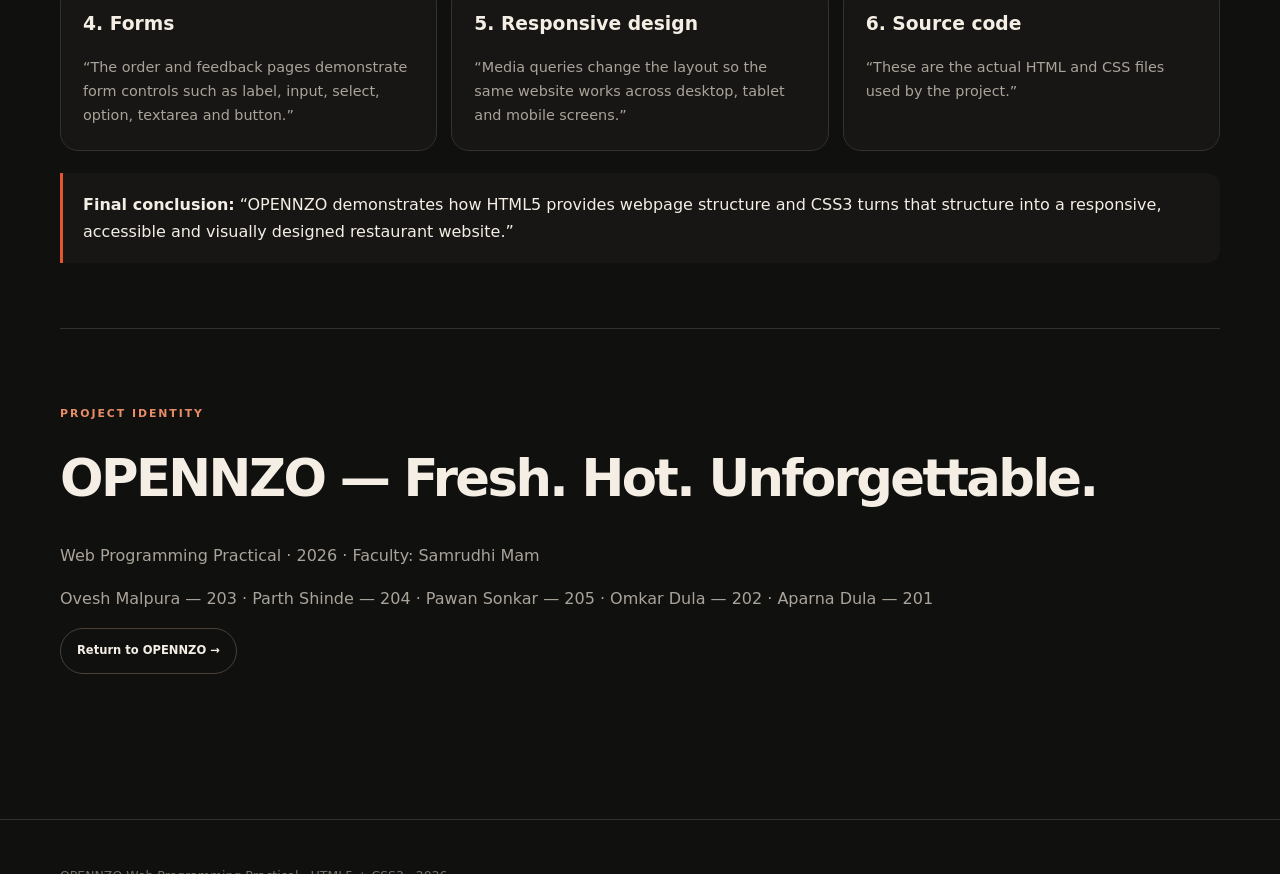
<file: teacher-guide.html>
<!DOCTYPE html>
<html lang="en">
<head>
<meta charset="UTF-8">
<meta name="viewport" content="width=device-width, initial-scale=1.0">
<meta name="description" content="OPENNZO teacher-ready Web Programming practical guide covering HTML5 tags, CSS3 concepts, forms, attributes, page structure and actual source code.">
<title>OPENNZO — Teacher Practical Guide</title>
<style>
:root{--bg:#10100f;--panel:#171614;--panel2:#1d1b18;--text:#f4eee5;--muted:#aaa39a;--accent:#e4572e;--line:#35312c;--code:#0b0b0a}*{box-sizing:border-box}html{scroll-behavior:smooth}body{margin:0;background:var(--bg);color:var(--text);font-family:Inter,system-ui,-apple-system,Segoe UI,sans-serif;line-height:1.7}.wrap{width:min(1160px,calc(100% - 32px));margin:auto}header{padding:26px 0;border-bottom:1px solid var(--line);position:sticky;top:0;background:rgba(16,16,15,.94);backdrop-filter:blur(14px);z-index:10}.top{display:flex;align-items:center;justify-content:space-between;gap:20px}.brand{color:var(--text);text-decoration:none;font-size:1.4rem;font-weight:950;letter-spacing:-.06em}.brand span{color:var(--accent)}.back{color:#c8c0b6;text-decoration:none;font-size:.72rem;font-weight:800}.back:hover{color:var(--accent)}main{padding:80px 0}.eyebrow{color:#e88b67;font-size:.68rem;font-weight:900;letter-spacing:.18em;text-transform:uppercase}.hero h1{font-size:clamp(3rem,8vw,6.7rem);line-height:.9;letter-spacing:-.08em;margin:15px 0}.hero h1 em{color:var(--accent);font-style:normal}.lead{max-width:820px;color:var(--muted);font-size:1.05rem}.facts{display:grid;grid-template-columns:repeat(4,1fr);gap:12px;margin:35px 0 65px}.fact,.card{background:var(--panel);border:1px solid var(--line);border-radius:18px;padding:22px}.fact small{display:block;color:#77716a;font-size:.62rem;text-transform:uppercase;letter-spacing:.12em}.fact strong{display:block;margin-top:6px}.section{padding:65px 0;border-top:1px solid var(--line)}h2{font-size:clamp(2rem,4vw,3.7rem);letter-spacing:-.05em;margin:10px 0 20px}h3{margin:0 0 8px}p{color:var(--muted)}.grid{display:grid;grid-template-columns:repeat(3,1fr);gap:14px}.tag{color:#f0a77e;font-family:ui-monospace,SFMono-Regular,Consolas,monospace;font-size:1rem}.card p{font-size:.9rem;margin-bottom:0}.table{border:1px solid var(--line);border-radius:18px;overflow:hidden;margin-top:25px}.row{display:grid;grid-template-columns:1.1fr 1.6fr 2fr;border-bottom:1px solid var(--line)}.row:last-child{border:0}.row>*{padding:14px 16px;border-right:1px solid var(--line)}.row>*:last-child{border:0}.head{background:var(--panel2);color:#e88b67;font-size:.7rem;font-weight:900;text-transform:uppercase;letter-spacing:.08em}.row code,.inline{color:#f0a77e;font-family:ui-monospace,SFMono-Regular,Consolas,monospace}.code{background:var(--code);border:1px solid var(--line);border-radius:16px;padding:20px;overflow:auto;margin:18px 0}.code pre{margin:0;color:#ded7ce;font:13px/1.7 ui-monospace,SFMono-Regular,Consolas,monospace;white-space:pre-wrap}.note{border-left:3px solid var(--accent);background:var(--panel);padding:18px 20px;margin-top:22px;border-radius:0 14px 14px 0}.note strong{color:var(--text)}.source-links{display:flex;flex-wrap:wrap;gap:10px;margin-top:20px}.source-links a,.cta{display:inline-flex;padding:12px 16px;border:1px solid #4a4038;border-radius:999px;color:var(--text);text-decoration:none;font-size:.72rem;font-weight:850}.source-links a:hover,.cta:hover{border-color:var(--accent);color:var(--accent)}.toc{display:flex;flex-wrap:wrap;gap:8px;margin:25px 0}.toc a{color:#bdb5ac;text-decoration:none;border:1px solid var(--line);border-radius:999px;padding:8px 11px;font-size:.68rem}.toc a:hover{color:var(--accent);border-color:var(--accent)}footer{padding:45px 0;border-top:1px solid var(--line);color:#77716a;font-size:.78rem}@media(max-width:850px){.facts{grid-template-columns:1fr 1fr}.grid{grid-template-columns:1fr 1fr}.row{grid-template-columns:1fr 1fr}.row>*:last-child{grid-column:1/-1;border-top:1px solid var(--line)}}@media(max-width:560px){main{padding:55px 0}.facts,.grid{grid-template-columns:1fr}.row{display:block}.row>*{border-right:0;border-bottom:1px solid var(--line)}.row>*:last-child{border-top:0}.hero h1{font-size:3.4rem}}
</style>
</head>
<body>
<header><div class="wrap top"><a class="brand" href="index.html">OPENNZO<span>.</span></a><a class="back" href="index.html">← Back to website</a></div></header>
<main><div class="wrap">
<section class="hero"><p class="eyebrow">Web Programming Practical • 2026</p><h1>Teacher<br><em>Guide.</em></h1><p class="lead">A structured explanation of the OPENNZO project. This page is designed so the project can be explained from the basic meaning of HTML and CSS through the exact tags, attributes, forms, layouts and source files used in the website.</p><div class="facts"><div class="fact"><small>Project</small><strong>OPENNZO Pizza</strong></div><div class="fact"><small>Technology</small><strong>HTML5 + CSS3</strong></div><div class="fact"><small>Faculty</small><strong>Samrudhi Mam</strong></div><div class="fact"><small>Team</small><strong>5 Members</strong></div></div><nav class="toc"><a href="#intro">Introduction</a><a href="#html">HTML</a><a href="#tags">HTML Tags</a><a href="#attributes">Attributes</a><a href="#forms">Forms</a><a href="#css">CSS</a><a href="#css-list">CSS Concepts</a><a href="#pages">Pages</a><a href="#source">Source Code</a><a href="#presentation">Presentation</a></nav></section>
<section class="section" id="intro"><p class="eyebrow">01 • INTRODUCTION</p><h2>About the source code</h2><p>OPENNZO is a Web Programming practical created as a premium pizza restaurant website. The front end is intentionally based on HTML5 and CSS3 so the structure and styling can be demonstrated directly. The project is split into separate HTML pages so each part of the website can be opened and explained independently.</p><div class="grid"><article class="card"><h3>Purpose</h3><p>Demonstrate practical knowledge of webpage structure, semantic tags, forms, attributes, CSS layouts and responsive design.</p></article><article class="card"><h3>Structure</h3><p>Home → About → Menu → Pizza Orders → Feedback → Team → Contact → Code Details → Explanation.</p></article><article class="card"><h3>Source</h3><p>The source links at the bottom point to the actual files in the OPENNZO GitHub repository.</p></article></div><div class="note"><strong>Project team:</strong> Ovesh Malpura — 203 · Parth Shinde — 204 · Pawan Sonkar — 205 · Omkar Dula — 202 · Aparna Dula — 201.<br><strong>Faculty:</strong> Samrudhi Mam.</div></section>
<section class="section" id="html"><p class="eyebrow">02 • HTML</p><h2>What is HTML?</h2><p><strong>HTML stands for HyperText Markup Language.</strong> It is the markup language used to create the structure and meaning of a webpage. HTML tells the browser what content exists — headings, paragraphs, images, links, sections, forms and other elements. In OPENNZO, HTML creates the restaurant structure while CSS controls how that structure looks.</p><div class="code"><pre>&lt;section&gt;
  &lt;h2&gt;More Than Just Pizza&lt;/h2&gt;
  &lt;p&gt;Fresh ingredients and bold flavours.&lt;/p&gt;
&lt;/section&gt;</pre></div><div class="note"><strong>Simple presentation answer:</strong> “HTML creates the structure of the webpage. In OPENNZO it is used for the navigation, headings, paragraphs, images, pizza cards, forms, team information and footer.”</div></section>
<section class="section" id="tags"><p class="eyebrow">03 • COMPLETE HTML TAG LIST</p><h2>Tags used in OPENNZO</h2><div class="table"><div class="row head"><div>Tag</div><div>What it does</div><div>OPENNZO example</div></div><div class="row"><div><code>&lt;!DOCTYPE html&gt;</code></div><div>Declares an HTML document.</div><div>First line of every webpage.</div></div><div class="row"><div><code>&lt;html&gt;</code></div><div>Root element.</div><div>Wraps each HTML page.</div></div><div class="row"><div><code>&lt;head&gt;</code></div><div>Contains document metadata.</div><div>Title, meta tags and stylesheet link.</div></div><div class="row"><div><code>&lt;meta&gt;</code></div><div>Provides metadata.</div><div>Character set and responsive viewport.</div></div><div class="row"><div><code>&lt;title&gt;</code></div><div>Sets browser tab title.</div><div>OPENNZO page titles.</div></div><div class="row"><div><code>&lt;link&gt;</code></div><div>Connects external resources.</div><div>Connects <code>style.css</code>.</div></div><div class="row"><div><code>&lt;body&gt;</code></div><div>Contains visible webpage content.</div><div>Entire restaurant interface.</div></div><div class="row"><div><code>&lt;header&gt;</code></div><div>Introductory/header area.</div><div>Site navigation header.</div></div><div class="row"><div><code>&lt;nav&gt;</code></div><div>Navigation links.</div><div>Links to all OPENNZO pages.</div></div><div class="row"><div><code>&lt;main&gt;</code></div><div>Main unique content.</div><div>Main content of each page.</div></div><div class="row"><div><code>&lt;section&gt;</code></div><div>Groups related content.</div><div>Hero, features, menu and guide sections.</div></div><div class="row"><div><code>&lt;article&gt;</code></div><div>Represents independent content.</div><div>Pizza cards, feature cards and team cards.</div></div><div class="row"><div><code>&lt;h1&gt;–&lt;h3&gt;</code></div><div>Creates heading hierarchy.</div><div>Page titles and section headings.</div></div><div class="row"><div><code>&lt;p&gt;</code></div><div>Paragraph text.</div><div>Descriptions and project explanations.</div></div><div class="row"><div><code>&lt;a&gt;</code></div><div>Creates hyperlinks.</div><div>Navigation, CTAs and email links.</div></div><div class="row"><div><code>&lt;img&gt;</code></div><div>Displays an image.</div><div>Pizza and visual content.</div></div><div class="row"><div><code>&lt;figure&gt;</code></div><div>Groups media with related content.</div><div>Hero pizza image and caption.</div></div><div class="row"><div><code>&lt;figcaption&gt;</code></div><div>Caption for a figure.</div><div>“Fresh from the oven” caption.</div></div><div class="row"><div><code>&lt;div&gt;</code></div><div>Generic structural container.</div><div>Used where no more specific semantic element fits.</div></div><div class="row"><div><code>&lt;span&gt;</code></div><div>Inline grouping.</div><div>Brand dot, labels and small UI details.</div></div><div class="row"><div><code>&lt;form&gt;</code></div><div>Groups form controls.</div><div>Pizza Orders and Feedback.</div></div><div class="row"><div><code>&lt;label&gt;</code></div><div>Names a form control.</div><div>Labels for customer/order fields.</div></div><div class="row"><div><code>&lt;input&gt;</code></div><div>Single-line form input.</div><div>Name, email, phone, quantity and options.</div></div><div class="row"><div><code>&lt;select&gt;</code></div><div>Creates a selection menu.</div><div>Pizza, size and other choices.</div></div><div class="row"><div><code>&lt;option&gt;</code></div><div>Creates an option inside select.</div><div>Pizza and size choices.</div></div><div class="row"><div><code>&lt;textarea&gt;</code></div><div>Multi-line text input.</div><div>Special instructions and feedback.</div></div><div class="row"><div><code>&lt;button&gt;</code></div><div>Creates an interactive button.</div><div>Form actions.</div></div><div class="row"><div><code>&lt;footer&gt;</code></div><div>Closing/footer content.</div><div>Brand and secondary navigation.</div></div></div></section>
<section class="section" id="attributes"><p class="eyebrow">04 • HTML ATTRIBUTES</p><h2>Attributes used in the project</h2><div class="grid"><article class="card"><div class="tag">id</div><p>Uniquely identifies an element. Used for section targets and specific elements.</p></article><article class="card"><div class="tag">class</div><p>Assigns reusable styling or grouping. CSS classes control the OPENNZO visual system.</p></article><article class="card"><div class="tag">href</div><p>Specifies the destination of an anchor. Example: <span class="inline">href="menu.html"</span>.</p></article><article class="card"><div class="tag">src</div><p>Specifies the source of an image or other resource.</p></article><article class="card"><div class="tag">alt</div><p>Provides meaningful alternative text for images.</p></article><article class="card"><div class="tag">type</div><p>Defines the type of an input or button, such as email, number, radio or submit.</p></article><article class="card"><div class="tag">name</div><p>Identifies a form control as part of form data.</p></article><article class="card"><div class="tag">placeholder</div><p>Shows a short hint inside an empty input.</p></article><article class="card"><div class="tag">required</div><p>Marks a form control as required before submission.</p></article><article class="card"><div class="tag">value</div><p>Defines the value associated with a form control.</p></article></div></section>
<section class="section" id="forms"><p class="eyebrow">05 • FORMS</p><h2>Which tags are used in the forms?</h2><p>The Pizza Orders and Feedback pages demonstrate a complete semantic form structure.</p><div class="code"><pre>&lt;form&gt;
  &lt;label for="name"&gt;Customer Name&lt;/label&gt;
  &lt;input id="name" name="name" type="text" required&gt;

  &lt;label for="pizza"&gt;Pizza Selection&lt;/label&gt;
  &lt;select id="pizza" name="pizza"&gt;
    &lt;option&gt;Classic Margherita&lt;/option&gt;
    &lt;option&gt;Paneer Tikka&lt;/option&gt;
  &lt;/select&gt;

  &lt;label for="notes"&gt;Special Instructions&lt;/label&gt;
  &lt;textarea id="notes" name="notes"&gt;&lt;/textarea&gt;

  &lt;button type="submit"&gt;Place Order&lt;/button&gt;
&lt;/form&gt;</pre></div><div class="grid"><article class="card"><div class="tag">form</div><p>Groups all controls belonging to the form.</p></article><article class="card"><div class="tag">label</div><p>Connects visible text with a specific control.</p></article><article class="card"><div class="tag">input</div><p>Collects short values such as name, email, phone or quantity.</p></article><article class="card"><div class="tag">select + option</div><p>Creates a predefined choice list.</p></article><article class="card"><div class="tag">textarea</div><p>Collects longer written information.</p></article><article class="card"><div class="tag">button</div><p>Provides the form action control.</p></article></div></section>
<section class="section" id="css"><p class="eyebrow">06 • CSS</p><h2>What is CSS?</h2><p><strong>CSS stands for Cascading Style Sheets.</strong> CSS controls the presentation of HTML. In OPENNZO, CSS is responsible for colours, typography, spacing, cards, buttons, Grid, Flexbox, responsive layouts, hover effects, transitions and animations.</p><div class="code"><pre>.menu-grid {
  display: grid;
  grid-template-columns: repeat(3, 1fr);
  gap: 24px;
}

.menu-card:hover {
  transform: translateY(-6px);
  transition: transform .25s ease;
}</pre></div><div class="note"><strong>Simple presentation answer:</strong> “CSS is used to style HTML. In OPENNZO, CSS controls the layout, colours, typography, spacing, responsive design, cards, buttons, hover effects and animations.”</div></section>
<section class="section" id="css-list"><p class="eyebrow">07 • CSS CONCEPTS</p><h2>CSS concepts used in OPENNZO</h2><div class="table"><div class="row head"><div>Concept</div><div>What it means</div><div>How OPENNZO uses it</div></div><div class="row"><div>Selectors</div><div>Target HTML elements for styling.</div><div>Element, class and ID selectors target page components.</div></div><div class="row"><div>Classes</div><div>Reusable styling hooks.</div><div>Cards, buttons, navigation and sections share classes.</div></div><div class="row"><div>Box Model</div><div>Content + padding + border + margin.</div><div>Controls spacing and component sizing.</div></div><div class="row"><div>Flexbox</div><div>One-dimensional layout system.</div><div>Navigation, button groups and aligned content.</div></div><div class="row"><div>Grid</div><div>Two-dimensional layout system.</div><div>Menu cards, team cards and feature layouts.</div></div><div class="row"><div>Position</div><div>Controls how an element is positioned.</div><div>Used for layered decorative/hero elements where needed.</div></div><div class="row"><div>Typography</div><div>Controls text size, weight, spacing and line height.</div><div>Creates the premium visual hierarchy.</div></div><div class="row"><div>Colours</div><div>Controls foreground and background colours.</div><div>Uses a controlled dark, cream and pizza-inspired accent palette.</div></div><div class="row"><div>Border / Radius</div><div>Defines borders and rounded corners.</div><div>Cards, forms, buttons and panels.</div></div><div class="row"><div>Box Shadow</div><div>Adds depth around elements.</div><div>Used subtly on cards and prominent components.</div></div><div class="row"><div>Transition</div><div>Smoothly animates property changes.</div><div>Hover effects and interactive UI states.</div></div><div class="row"><div>Transform</div><div>Moves, scales or rotates an element.</div><div>Card lift, image hover and button interaction.</div></div><div class="row"><div>@keyframes</div><div>Defines multi-step CSS animations.</div><div>Entrance and decorative animations.</div></div><div class="row"><div>Media Queries</div><div>Applies styles at different viewport sizes.</div><div>Desktop, tablet and mobile layouts.</div></div></div></section>
<section class="section" id="pages"><p class="eyebrow">08 • PAGE-BY-PAGE</p><h2>What to explain when the teacher clicks each page</h2><div class="grid"><article class="card"><h3>Home</h3><p>Explain header, nav, hero, h1, p, a, figure, img, figcaption, sections, articles and footer.</p></article><article class="card"><h3>About</h3><p>Explain semantic sections, feature content, headings, paragraphs and reusable card styling.</p></article><article class="card"><h3>Menu</h3><p>Explain article cards, images, prices, CSS Grid, responsive columns and hover transforms.</p></article><article class="card"><h3>Pizza Orders</h3><p>Explain form, labels, inputs, select, option, radio buttons, checkboxes, textarea and button.</p></article><article class="card"><h3>Feedback</h3><p>Explain form controls, rating input, labels, required attributes and responsive styling.</p></article><article class="card"><h3>Our Team</h3><p>Explain article cards, text hierarchy, email anchor links and responsive layout.</p></article><article class="card"><h3>Contact</h3><p>Explain contact information, clickable email, semantic structure and form elements.</p></article><article class="card"><h3>Code Details</h3><p>Use this page to show the actual project source and explain how the files are organised.</p></article><article class="card"><h3>Explanation</h3><p>Use it for detailed HTML/CSS concepts and tag-by-tag presentation.</p></article></div></section>
<section class="section" id="source"><p class="eyebrow">09 • ACTUAL SOURCE CODE</p><h2>Show the real files</h2><p>When asked to prove how the website was made, open the actual GitHub files rather than showing invented examples. These links point to the OPENNZO repository.</p><div class="source-links"><a href="https://github.com/malpura09hunter-art/opennzo-pizza-web/blob/main/index.html" target="_blank" rel="noopener">Actual index.html ↗</a><a href="https://github.com/malpura09hunter-art/opennzo-pizza-web/blob/main/style.css" target="_blank" rel="noopener">Actual style.css ↗</a><a href="https://github.com/malpura09hunter-art/opennzo-pizza-web" target="_blank" rel="noopener">OPENNZO GitHub repository ↗</a><a href="code-details.html">Project Code Details ↗</a></div><div class="note"><strong>Important:</strong> The source-code page should be treated as a presentation view of the project. If a teacher asks for a specific implementation, show the corresponding actual file in the repository.</div></section>
<section class="section" id="presentation"><p class="eyebrow">10 • PRESENTATION</p><h2>A simple way to present OPENNZO</h2><div class="grid"><article class="card"><h3>1. Introduction</h3><p>“This is OPENNZO, a pizza restaurant Web Programming practical project.”</p></article><article class="card"><h3>2. HTML</h3><p>“HTML creates the structure of the webpage using elements such as header, nav, section, article, form and footer.”</p></article><article class="card"><h3>3. CSS</h3><p>“CSS styles the HTML and creates the layout, typography, colours, responsive design and interactions.”</p></article><article class="card"><h3>4. Forms</h3><p>“The order and feedback pages demonstrate form controls such as label, input, select, option, textarea and button.”</p></article><article class="card"><h3>5. Responsive design</h3><p>“Media queries change the layout so the same website works across desktop, tablet and mobile screens.”</p></article><article class="card"><h3>6. Source code</h3><p>“These are the actual HTML and CSS files used by the project.”</p></article></div><div class="note"><strong>Final conclusion:</strong> “OPENNZO demonstrates how HTML5 provides webpage structure and CSS3 turns that structure into a responsive, accessible and visually designed restaurant website.”</div></section>
<section class="section"><p class="eyebrow">PROJECT IDENTITY</p><h2>OPENNZO — Fresh. Hot. Unforgettable.</h2><p>Web Programming Practical · 2026 · Faculty: Samrudhi Mam</p><p>Ovesh Malpura — 203 · Parth Shinde — 204 · Pawan Sonkar — 205 · Omkar Dula — 202 · Aparna Dula — 201</p><a class="cta" href="index.html">Return to OPENNZO →</a></section>
</div></main><footer><div class="wrap">OPENNZO Web Programming Practical · HTML5 + CSS3 · 2026</div></footer>
</body>
</html>
</file>
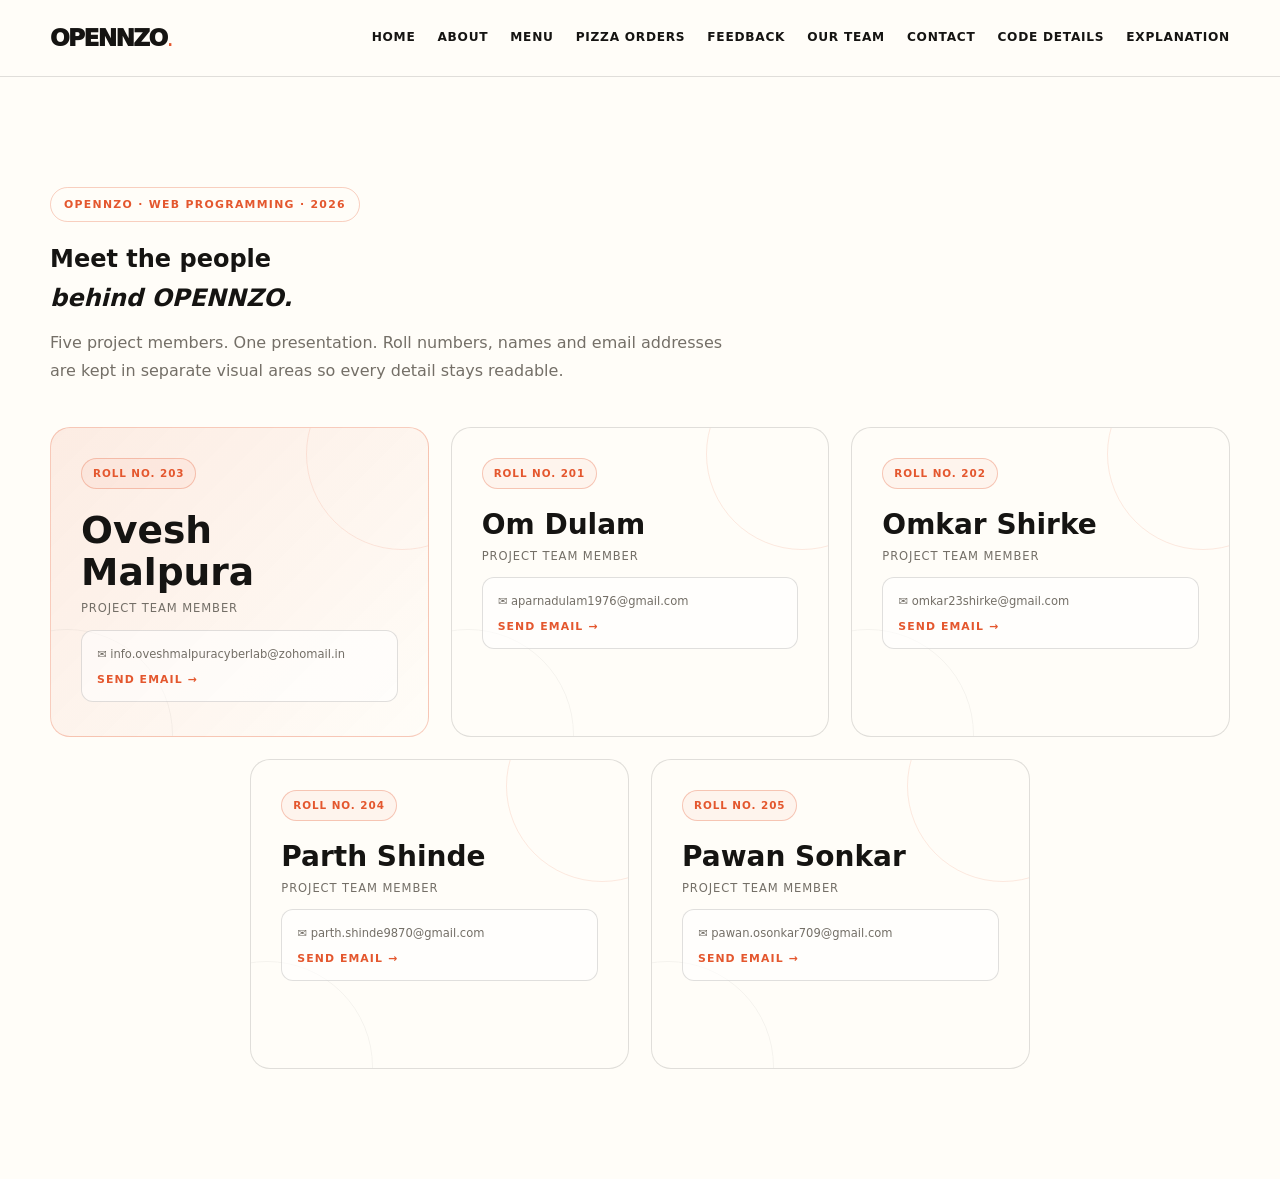
<file: team.html>
<!DOCTYPE html><html lang="en"><head><meta charset="UTF-8"><meta name="viewport" content="width=device-width,initial-scale=1.0"><meta name="description" content="OPENNZO Web Programming project team"><title>OPENNZO — Our Team</title><link rel="stylesheet" href="style.css"><style>
.team-hero{margin-bottom:42px}.team-kicker{display:inline-block;border:1px solid rgba(228,87,46,.28);border-radius:999px;padding:8px 13px;color:var(--accent);font-size:.68rem;font-weight:900;letter-spacing:.12em;text-transform:uppercase}.team-hero h1{margin:18px 0 12px;max-width:760px}.team-hero p{max-width:700px;color:var(--muted);font-size:1rem;line-height:1.75}
.team-grid{display:grid;grid-template-columns:repeat(6,minmax(0,1fr));gap:22px;align-items:stretch}.team-card{position:relative;display:flex;flex-direction:column;justify-content:flex-start;min-width:0;padding:30px;overflow:hidden;min-height:310px;height:100%;box-sizing:border-box;border:1px solid var(--line);border-radius:20px;background:rgba(255,255,255,.012);grid-column:span 2}.team-card.featured{grid-column:span 2;min-height:310px;background:linear-gradient(135deg,rgba(228,87,46,.10),rgba(255,255,255,.025));border-color:rgba(228,87,46,.28);padding:30px}.team-card:nth-child(4){grid-column:2 / span 2}.team-card:nth-child(5){grid-column:4 / span 2}.team-card::before{content:"";position:absolute;right:-70px;top:-70px;width:190px;height:190px;border:1px solid rgba(228,87,46,.12);border-radius:50%;transition:.35s ease;pointer-events:none}.team-card::after{content:"";position:absolute;left:-90px;bottom:-105px;width:210px;height:210px;border:1px solid rgba(21,20,18,.045);border-radius:50%;pointer-events:none}.team-card:hover::before{transform:scale(1.18)}
.team-card{animation:teamFadeUp .55s ease both}.team-card:nth-child(2){animation-delay:.06s}.team-card:nth-child(3){animation-delay:.12s}.team-card:nth-child(4){animation-delay:.18s}.team-card:nth-child(5){animation-delay:.24s}.team-card.featured{animation-delay:0s}@keyframes teamFadeUp{from{opacity:0;transform:translateY(18px)}to{opacity:1;transform:translateY(0)}}
.team-card>.roll-badge{position:relative;z-index:2;display:inline-flex;align-items:center;justify-content:center;align-self:flex-start;min-height:31px;max-width:100%;box-sizing:border-box;border:1px solid rgba(228,87,46,.3);border-radius:999px;padding:7px 11px;color:var(--accent);background:rgba(228,87,46,.05);font-size:.65rem;font-weight:900;letter-spacing:.09em;line-height:1.2;white-space:normal;text-align:center}.team-card h2,.team-card h3{position:relative;z-index:2;margin:20px 0 7px;line-height:1.12;color:var(--ink);overflow-wrap:anywhere}.team-card h2{font-size:clamp(1.9rem,3vw,2.35rem)}.team-card h3{font-size:clamp(1.45rem,2.4vw,1.75rem)}.team-role{position:relative;z-index:2;margin:0;color:var(--muted);font-size:.72rem;text-transform:uppercase;letter-spacing:.1em;line-height:1.5}
.team-email{position:relative;z-index:3;display:flex;flex-direction:column;align-items:flex-start;width:100%;box-sizing:border-box;margin-top:auto;padding:15px;border:1px solid var(--line);border-radius:12px;color:var(--muted);text-decoration:none;font-size:.82rem;line-height:1.5;overflow:hidden;transition:.2s ease;background:rgba(255,255,255,.55)}.team-email-text{display:block;width:100%;min-width:0;overflow-wrap:anywhere;word-break:break-word}.team-email-action{display:block;margin-top:10px;color:var(--accent);font-size:.68rem;font-weight:900;letter-spacing:.1em;line-height:1.2}.team-email:hover,.team-email:focus{color:var(--ink);border-color:var(--accent);background:rgba(228,87,46,.08);transform:translateY(-2px);outline:none}.team-email:focus-visible{box-shadow:0 0 0 3px rgba(228,87,46,.18)}
@media(max-width:1100px){.team-grid{grid-template-columns:repeat(2,minmax(0,1fr))}.team-card,.team-card.featured{grid-column:auto;min-height:300px}.team-card:nth-child(4),.team-card:nth-child(5){grid-column:auto}}
@media(max-width:700px){.team-grid{grid-template-columns:minmax(0,1fr);gap:18px}.team-card,.team-card.featured,.team-card:nth-child(4),.team-card:nth-child(5){grid-column:auto;min-width:0;min-height:0;height:auto;padding:24px}.team-card h2{font-size:1.85rem}.team-card h3{font-size:1.5rem}.team-email{margin-top:24px;min-width:0}}
@media(max-width:380px){.team-card,.team-card.featured{padding:20px}.team-card>.roll-badge{font-size:.61rem;padding:7px 9px}.team-email{padding:13px}.team-email-text{font-size:.78rem}}
@media(prefers-reduced-motion:reduce){.team-card{animation:none}.team-card::before,.team-email{transition:none}}
</style></head><body><header class="site-header"><nav class="nav container" aria-label="Primary navigation"><a class="brand" href="index.html">OPENNZO<span class="brand-dot">.</span></a><input class="nav-toggle" type="checkbox" id="nav-toggle"><label class="nav-toggle-label" for="nav-toggle"><span></span><span></span><span></span></label><div class="nav-links"><a href="index.html">Home</a><a href="about.html">About</a><a href="menu.html">Menu</a><a href="orders.html">Pizza Orders</a><a href="feedback.html">Feedback</a><a href="team.html" aria-current="page">Our Team</a><a href="contact.html">Contact</a><a href="code-details.html">Code Details</a><a href="explanation.html">Explanation</a></div></nav></header><main><section class="section-pad"><div class="container"><div class="team-hero"><span class="team-kicker">OPENNZO · WEB PROGRAMMING · 2026</span><h1>Meet the people<br><em>behind OPENNZO.</em></h1><p>Five project members. One presentation. Roll numbers, names and email addresses are kept in separate visual areas so every detail stays readable.</p></div><div class="team-grid">
<article class="team-card featured"><span class="roll-badge">ROLL NO. 203</span><h2>Ovesh Malpura</h2><p class="team-role">Project Team Member</p><a class="team-email" href="mailto:info.oveshmalpuracyberlab@zohomail.in" aria-label="Email Ovesh Malpura"><span class="team-email-text">✉ info.oveshmalpuracyberlab@zohomail.in</span><span class="team-email-action">SEND EMAIL →</span></a></article>
<article class="team-card"><span class="roll-badge">ROLL NO. 201</span><h3>Om Dulam</h3><p class="team-role">Project Team Member</p><a class="team-email" href="mailto:aparnadulam1976@gmail.com" aria-label="Email Om Dulam"><span class="team-email-text">✉ aparnadulam1976@gmail.com</span><span class="team-email-action">SEND EMAIL →</span></a></article>
<article class="team-card"><span class="roll-badge">ROLL NO. 202</span><h3>Omkar Shirke</h3><p class="team-role">Project Team Member</p><a class="team-email" href="mailto:omkar23shirke@gmail.com" aria-label="Email Omkar Shirke"><span class="team-email-text">✉ omkar23shirke@gmail.com</span><span class="team-email-action">SEND EMAIL →</span></a></article>
<article class="team-card"><span class="roll-badge">ROLL NO. 204</span><h3>Parth Shinde</h3><p class="team-role">Project Team Member</p><a class="team-email" href="mailto:parth.shinde9870@gmail.com" aria-label="Email Parth Shinde"><span class="team-email-text">✉ parth.shinde9870@gmail.com</span><span class="team-email-action">SEND EMAIL →</span></a></article>
<article class="team-card"><span class="roll-badge">ROLL NO. 205</span><h3>Pawan Sonkar</h3><p class="team-role">Project Team Member</p><a class="team-email" href="mailto:pawan.osonkar709@gmail.com" aria-label="Email Pawan Sonkar"><span class="team-email-text">✉ pawan.osonkar709@gmail.com</span><span class="team-email-action">SEND EMAIL →</span></a></article>
</div></div></section></main></body></html>
</file>
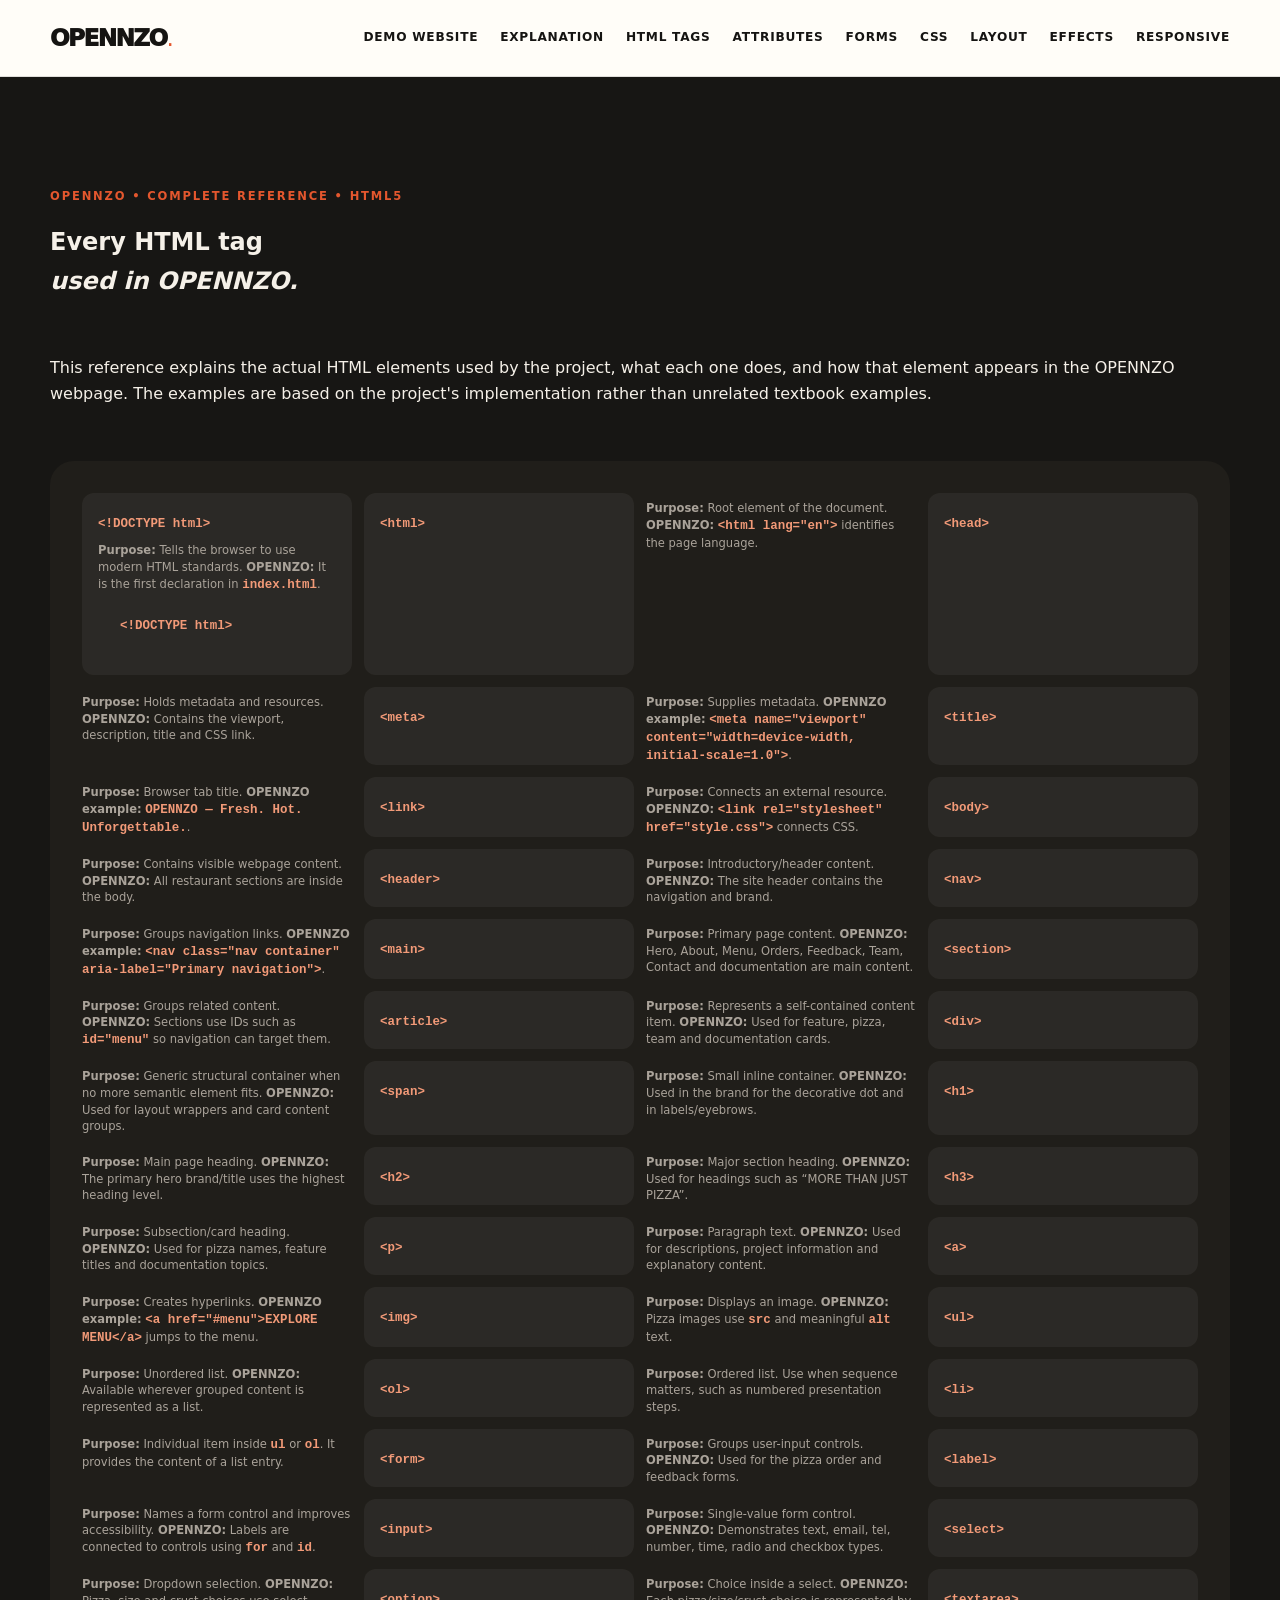
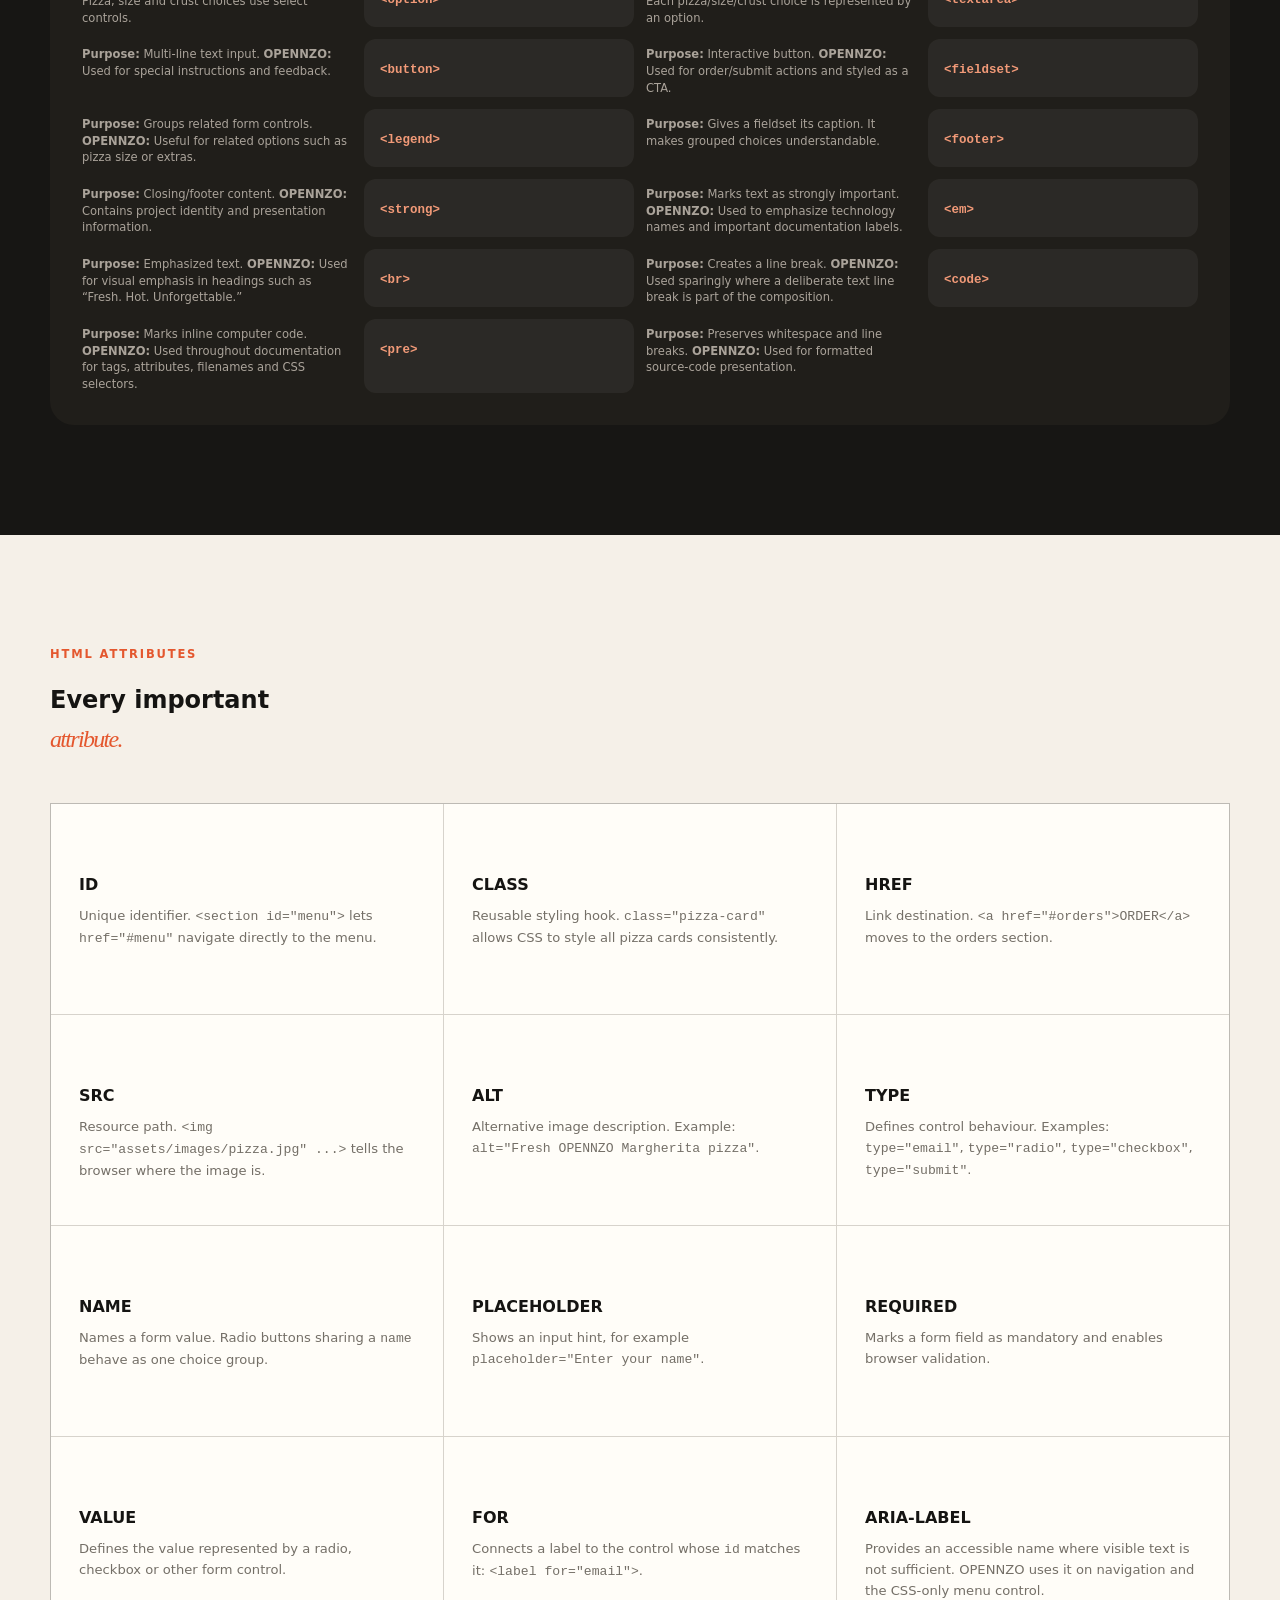
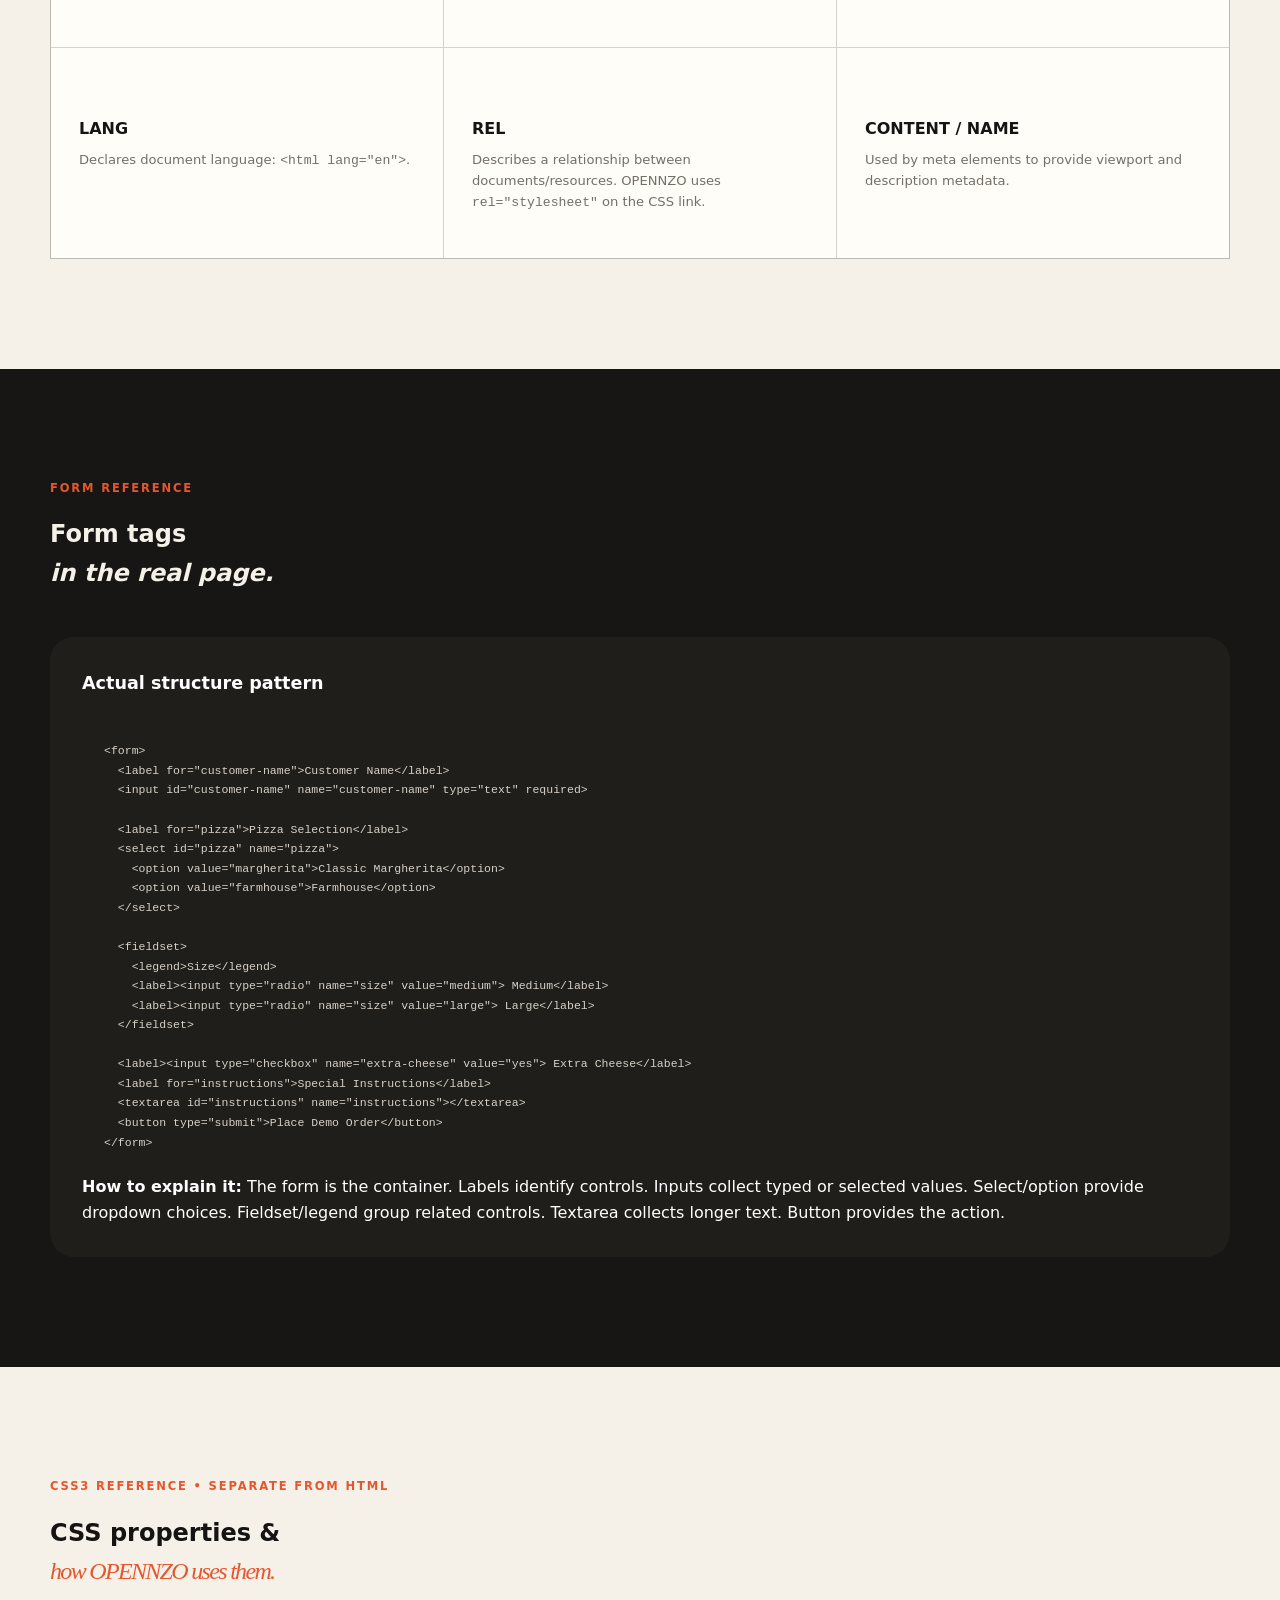
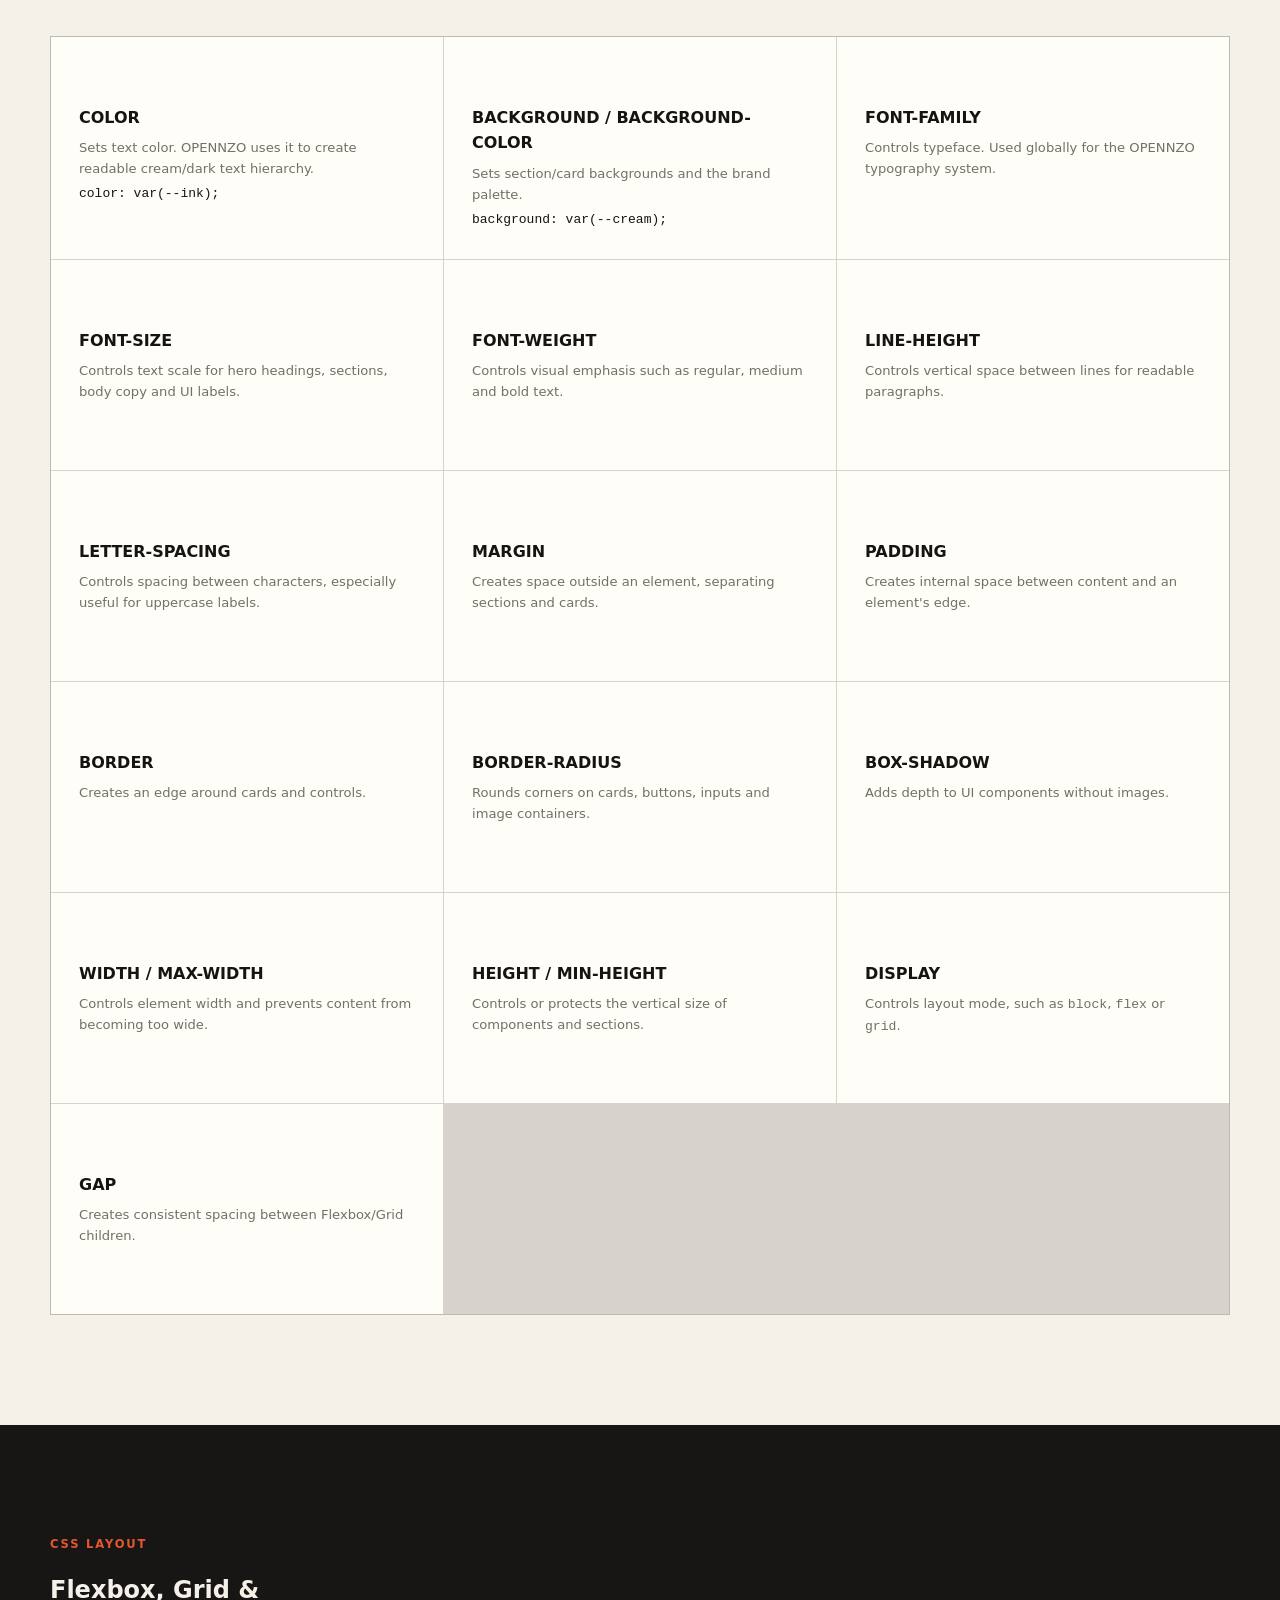
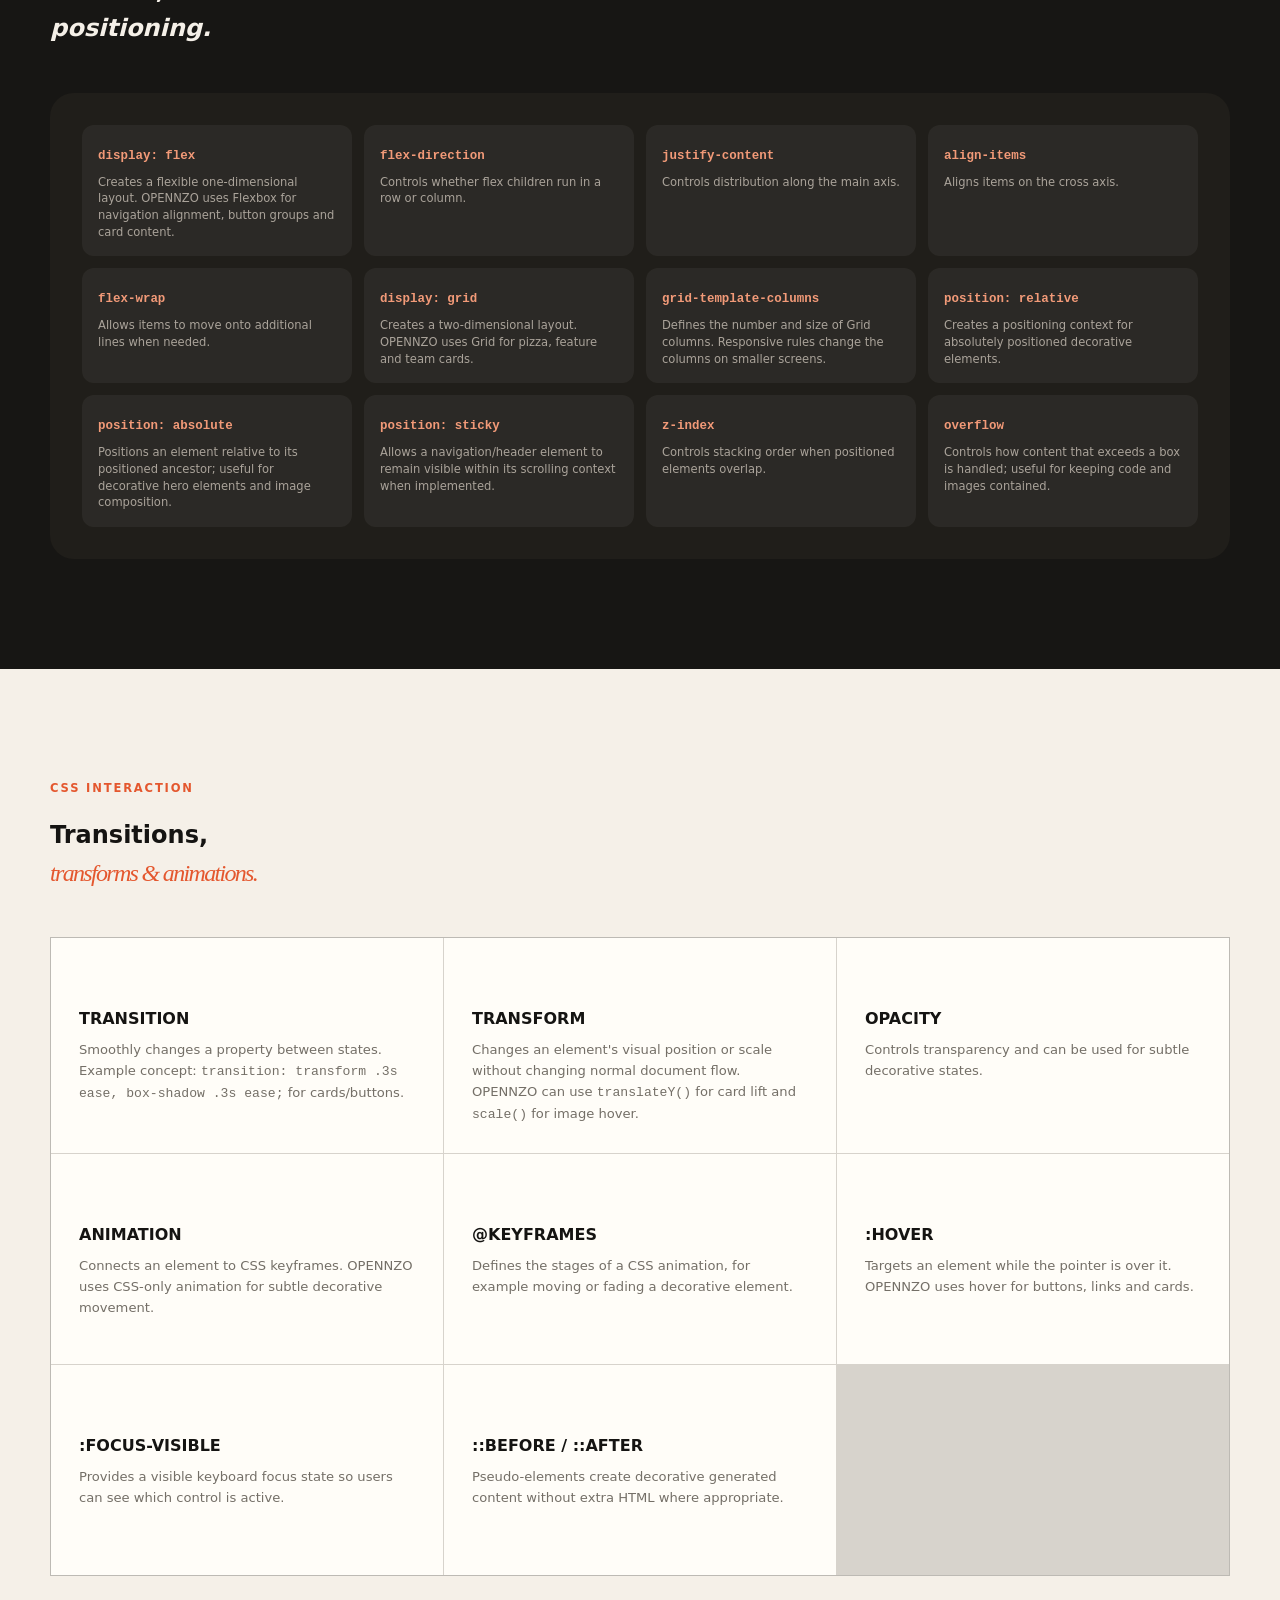
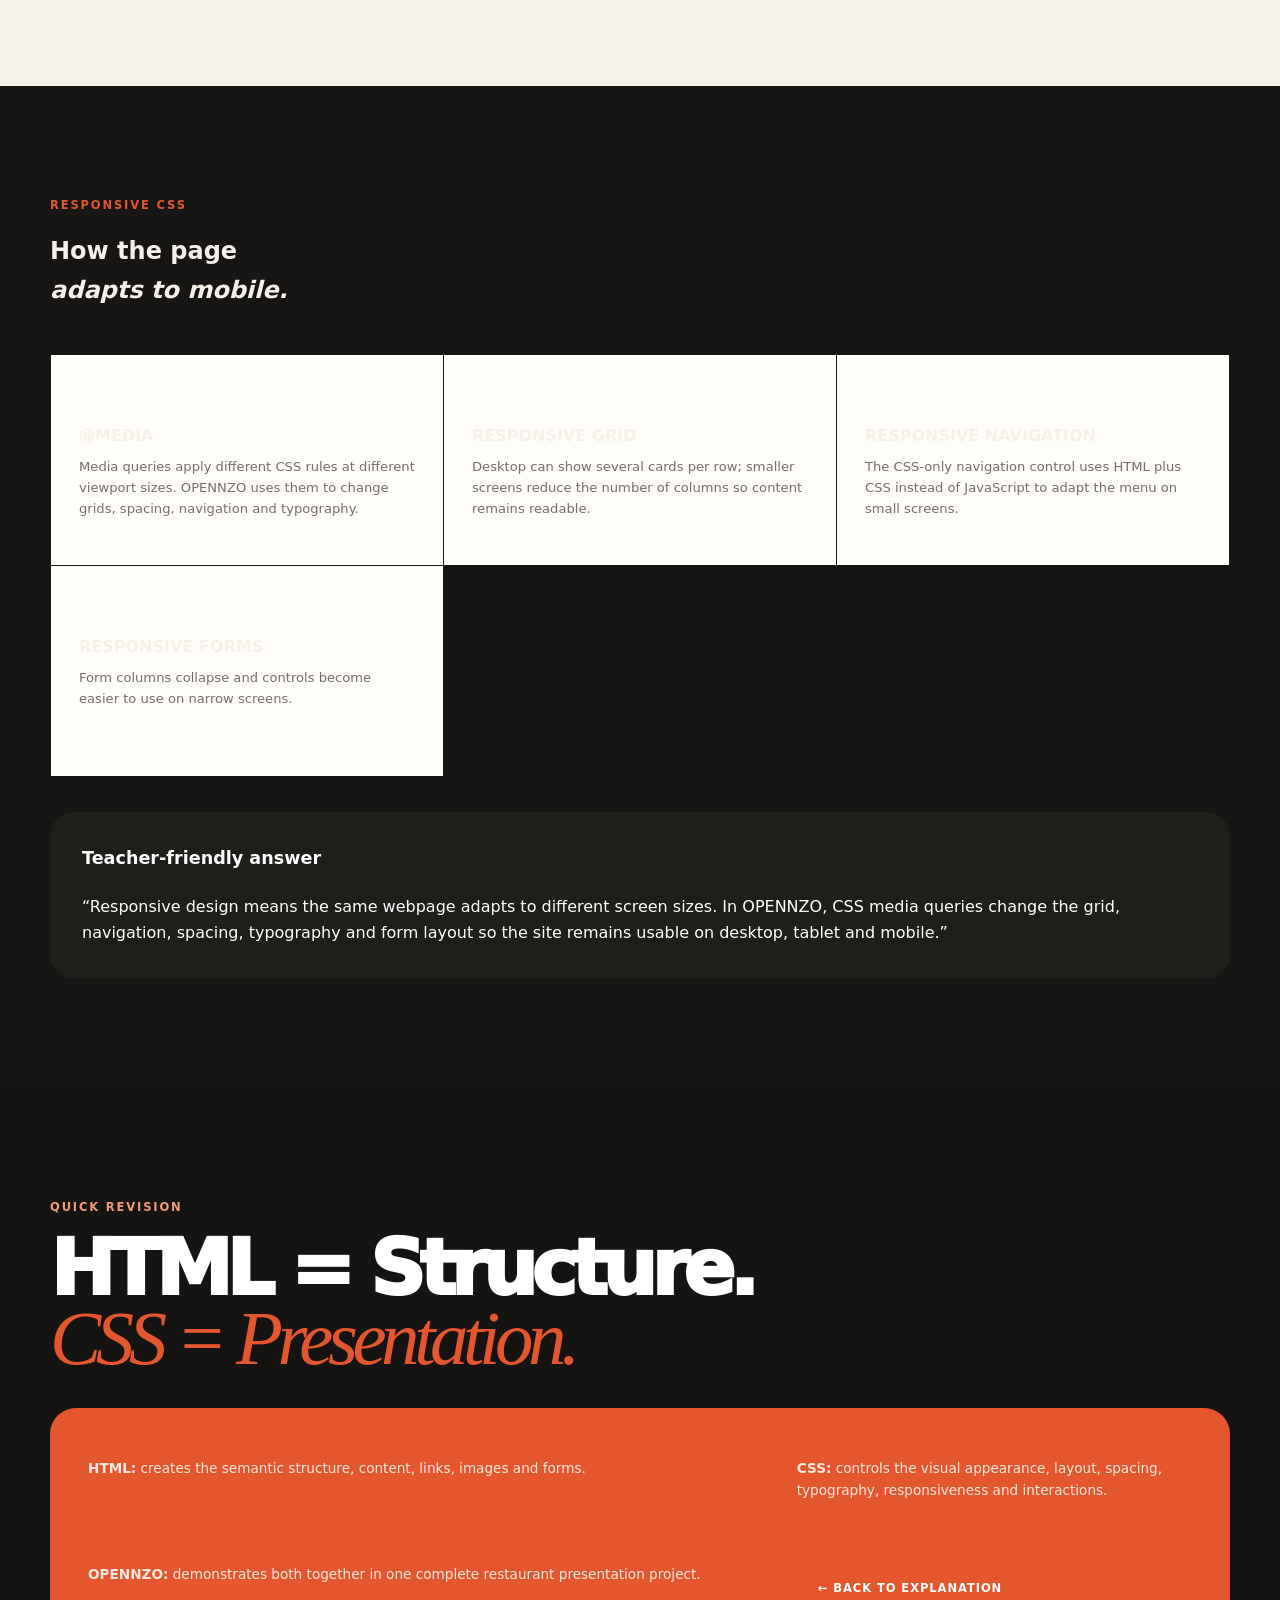
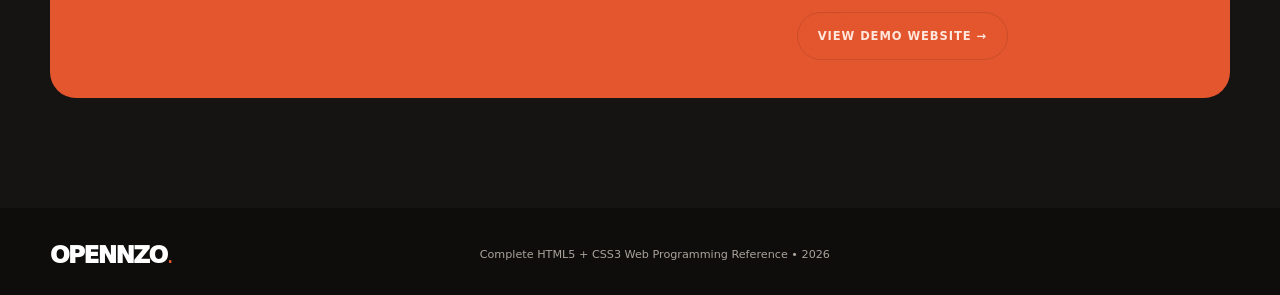
<file: web-reference.html>
<!DOCTYPE html>
<html lang="en">
<head>
  <meta charset="UTF-8">
  <meta name="viewport" content="width=device-width, initial-scale=1.0">
  <meta name="description" content="OPENNZO Web Programming reference: complete HTML tags and CSS concepts used in the project with real examples.">
  <title>OPENNZO — HTML & CSS Complete Reference</title>
  <link rel="stylesheet" href="style.css">
</head>
<body class="explanation-page">
<header class="site-header">
  <nav class="nav container" aria-label="Reference navigation">
    <a class="brand" href="index.html">OPENNZO<span class="brand-dot">.</span></a>
    <div class="nav-links">
      <a href="index.html">Demo Website</a>
      <a href="presentation-guide.html">Explanation</a>
      <a href="#html-tags">HTML Tags</a>
      <a href="#attributes">Attributes</a>
      <a href="#forms">Forms</a>
      <a href="#css">CSS</a>
      <a href="#css-layout">Layout</a>
      <a href="#css-effects">Effects</a>
      <a href="#responsive">Responsive</a>
    </div>
  </nav>
</header>
<main>
<section class="docs section-pad" id="html-tags"><div class="container">
<p class="eyebrow">OPENNZO • COMPLETE REFERENCE • HTML5</p>
<h1 class="docs-header">Every HTML tag<br><em>used in OPENNZO.</em></h1>
<p class="lead">This reference explains the actual HTML elements used by the project, what each one does, and how that element appears in the OPENNZO webpage. The examples are based on the project's implementation rather than unrelated textbook examples.</p>
<div class="concepts"><div class="concept-list">
<div><code>&lt;!DOCTYPE html&gt;</code><p><strong>Purpose:</strong> Tells the browser to use modern HTML standards. <strong>OPENNZO:</strong> It is the first declaration in <code>index.html</code>.</p><pre><code>&lt;!DOCTYPE html&gt;</code></pre></div>
<div><code>&lt;html&gt;</code></div><p><strong>Purpose:</strong> Root element of the document. <strong>OPENNZO:</strong> <code>&lt;html lang="en"&gt;</code> identifies the page language.</p>
<div><code>&lt;head&gt;</code></div><p><strong>Purpose:</strong> Holds metadata and resources. <strong>OPENNZO:</strong> Contains the viewport, description, title and CSS link.</p>
<div><code>&lt;meta&gt;</code></div><p><strong>Purpose:</strong> Supplies metadata. <strong>OPENNZO example:</strong> <code>&lt;meta name="viewport" content="width=device-width, initial-scale=1.0"&gt;</code>.</p>
<div><code>&lt;title&gt;</code></div><p><strong>Purpose:</strong> Browser tab title. <strong>OPENNZO example:</strong> <code>OPENNZO — Fresh. Hot. Unforgettable.</code>.</p>
<div><code>&lt;link&gt;</code></div><p><strong>Purpose:</strong> Connects an external resource. <strong>OPENNZO:</strong> <code>&lt;link rel="stylesheet" href="style.css"&gt;</code> connects CSS.</p>
<div><code>&lt;body&gt;</code></div><p><strong>Purpose:</strong> Contains visible webpage content. <strong>OPENNZO:</strong> All restaurant sections are inside the body.</p>
<div><code>&lt;header&gt;</code></div><p><strong>Purpose:</strong> Introductory/header content. <strong>OPENNZO:</strong> The site header contains the navigation and brand.</p>
<div><code>&lt;nav&gt;</code></div><p><strong>Purpose:</strong> Groups navigation links. <strong>OPENNZO example:</strong> <code>&lt;nav class="nav container" aria-label="Primary navigation"&gt;</code>.</p>
<div><code>&lt;main&gt;</code></div><p><strong>Purpose:</strong> Primary page content. <strong>OPENNZO:</strong> Hero, About, Menu, Orders, Feedback, Team, Contact and documentation are main content.</p>
<div><code>&lt;section&gt;</code></div><p><strong>Purpose:</strong> Groups related content. <strong>OPENNZO:</strong> Sections use IDs such as <code>id="menu"</code> so navigation can target them.</p>
<div><code>&lt;article&gt;</code></div><p><strong>Purpose:</strong> Represents a self-contained content item. <strong>OPENNZO:</strong> Used for feature, pizza, team and documentation cards.</p>
<div><code>&lt;div&gt;</code></div><p><strong>Purpose:</strong> Generic structural container when no more semantic element fits. <strong>OPENNZO:</strong> Used for layout wrappers and card content groups.</p>
<div><code>&lt;span&gt;</code></div><p><strong>Purpose:</strong> Small inline container. <strong>OPENNZO:</strong> Used in the brand for the decorative dot and in labels/eyebrows.</p>
<div><code>&lt;h1&gt;</code></div><p><strong>Purpose:</strong> Main page heading. <strong>OPENNZO:</strong> The primary hero brand/title uses the highest heading level.</p>
<div><code>&lt;h2&gt;</code></div><p><strong>Purpose:</strong> Major section heading. <strong>OPENNZO:</strong> Used for headings such as “MORE THAN JUST PIZZA”.</p>
<div><code>&lt;h3&gt;</code></div><p><strong>Purpose:</strong> Subsection/card heading. <strong>OPENNZO:</strong> Used for pizza names, feature titles and documentation topics.</p>
<div><code>&lt;p&gt;</code></div><p><strong>Purpose:</strong> Paragraph text. <strong>OPENNZO:</strong> Used for descriptions, project information and explanatory content.</p>
<div><code>&lt;a&gt;</code></div><p><strong>Purpose:</strong> Creates hyperlinks. <strong>OPENNZO example:</strong> <code>&lt;a href="#menu"&gt;EXPLORE MENU&lt;/a&gt;</code> jumps to the menu.</p>
<div><code>&lt;img&gt;</code></div><p><strong>Purpose:</strong> Displays an image. <strong>OPENNZO:</strong> Pizza images use <code>src</code> and meaningful <code>alt</code> text.</p>
<div><code>&lt;ul&gt;</code></div><p><strong>Purpose:</strong> Unordered list. <strong>OPENNZO:</strong> Available wherever grouped content is represented as a list.</p>
<div><code>&lt;ol&gt;</code></div><p><strong>Purpose:</strong> Ordered list. Use when sequence matters, such as numbered presentation steps.</p>
<div><code>&lt;li&gt;</code></div><p><strong>Purpose:</strong> Individual item inside <code>ul</code> or <code>ol</code>. It provides the content of a list entry.</p>
<div><code>&lt;form&gt;</code></div><p><strong>Purpose:</strong> Groups user-input controls. <strong>OPENNZO:</strong> Used for the pizza order and feedback forms.</p>
<div><code>&lt;label&gt;</code></div><p><strong>Purpose:</strong> Names a form control and improves accessibility. <strong>OPENNZO:</strong> Labels are connected to controls using <code>for</code> and <code>id</code>.</p>
<div><code>&lt;input&gt;</code></div><p><strong>Purpose:</strong> Single-value form control. <strong>OPENNZO:</strong> Demonstrates text, email, tel, number, time, radio and checkbox types.</p>
<div><code>&lt;select&gt;</code></div><p><strong>Purpose:</strong> Dropdown selection. <strong>OPENNZO:</strong> Pizza, size and crust choices use select controls.</p>
<div><code>&lt;option&gt;</code></div><p><strong>Purpose:</strong> Choice inside a select. <strong>OPENNZO:</strong> Each pizza/size/crust choice is represented by an option.</p>
<div><code>&lt;textarea&gt;</code></div><p><strong>Purpose:</strong> Multi-line text input. <strong>OPENNZO:</strong> Used for special instructions and feedback.</p>
<div><code>&lt;button&gt;</code></div><p><strong>Purpose:</strong> Interactive button. <strong>OPENNZO:</strong> Used for order/submit actions and styled as a CTA.</p>
<div><code>&lt;fieldset&gt;</code></div><p><strong>Purpose:</strong> Groups related form controls. <strong>OPENNZO:</strong> Useful for related options such as pizza size or extras.</p>
<div><code>&lt;legend&gt;</code></div><p><strong>Purpose:</strong> Gives a fieldset its caption. It makes grouped choices understandable.</p>
<div><code>&lt;footer&gt;</code></div><p><strong>Purpose:</strong> Closing/footer content. <strong>OPENNZO:</strong> Contains project identity and presentation information.</p>
<div><code>&lt;strong&gt;</code></div><p><strong>Purpose:</strong> Marks text as strongly important. <strong>OPENNZO:</strong> Used to emphasize technology names and important documentation labels.</p>
<div><code>&lt;em&gt;</code></div><p><strong>Purpose:</strong> Emphasized text. <strong>OPENNZO:</strong> Used for visual emphasis in headings such as “Fresh. Hot. Unforgettable.”</p>
<div><code>&lt;br&gt;</code></div><p><strong>Purpose:</strong> Creates a line break. <strong>OPENNZO:</strong> Used sparingly where a deliberate text line break is part of the composition.</p>
<div><code>&lt;code&gt;</code></div><p><strong>Purpose:</strong> Marks inline computer code. <strong>OPENNZO:</strong> Used throughout documentation for tags, attributes, filenames and CSS selectors.</p>
<div><code>&lt;pre&gt;</code></div><p><strong>Purpose:</strong> Preserves whitespace and line breaks. <strong>OPENNZO:</strong> Used for formatted source-code presentation.</p>
</div></div>
</div></section>

<section class="explanation section-pad" id="attributes"><div class="container"><p class="eyebrow">HTML ATTRIBUTES</p><h2>Every important<br><em>attribute.</em></h2><div class="lesson-grid" style="margin-top:45px">
<article><h3>id</h3><p>Unique identifier. <code>&lt;section id="menu"&gt;</code> lets <code>href="#menu"</code> navigate directly to the menu.</p></article>
<article><h3>class</h3><p>Reusable styling hook. <code>class="pizza-card"</code> allows CSS to style all pizza cards consistently.</p></article>
<article><h3>href</h3><p>Link destination. <code>&lt;a href="#orders"&gt;ORDER&lt;/a&gt;</code> moves to the orders section.</p></article>
<article><h3>src</h3><p>Resource path. <code>&lt;img src="assets/images/pizza.jpg" ...&gt;</code> tells the browser where the image is.</p></article>
<article><h3>alt</h3><p>Alternative image description. Example: <code>alt="Fresh OPENNZO Margherita pizza"</code>.</p></article>
<article><h3>type</h3><p>Defines control behaviour. Examples: <code>type="email"</code>, <code>type="radio"</code>, <code>type="checkbox"</code>, <code>type="submit"</code>.</p></article>
<article><h3>name</h3><p>Names a form value. Radio buttons sharing a <code>name</code> behave as one choice group.</p></article>
<article><h3>placeholder</h3><p>Shows an input hint, for example <code>placeholder="Enter your name"</code>.</p></article>
<article><h3>required</h3><p>Marks a form field as mandatory and enables browser validation.</p></article>
<article><h3>value</h3><p>Defines the value represented by a radio, checkbox or other form control.</p></article>
<article><h3>for</h3><p>Connects a label to the control whose <code>id</code> matches it: <code>&lt;label for="email"&gt;</code>.</p></article>
<article><h3>aria-label</h3><p>Provides an accessible name where visible text is not sufficient. OPENNZO uses it on navigation and the CSS-only menu control.</p></article>
<article><h3>lang</h3><p>Declares document language: <code>&lt;html lang="en"&gt;</code>.</p></article>
<article><h3>rel</h3><p>Describes a relationship between documents/resources. OPENNZO uses <code>rel="stylesheet"</code> on the CSS link.</p></article>
<article><h3>content / name</h3><p>Used by meta elements to provide viewport and description metadata.</p></article>
</div></div></section>

<section class="docs section-pad" id="forms"><div class="container"><p class="eyebrow">FORM REFERENCE</p><h2>Form tags<br><em>in the real page.</em></h2><div class="concepts" style="margin-top:45px"><h3>Actual structure pattern</h3><pre><code>&lt;form&gt;
  &lt;label for="customer-name"&gt;Customer Name&lt;/label&gt;
  &lt;input id="customer-name" name="customer-name" type="text" required&gt;

  &lt;label for="pizza"&gt;Pizza Selection&lt;/label&gt;
  &lt;select id="pizza" name="pizza"&gt;
    &lt;option value="margherita"&gt;Classic Margherita&lt;/option&gt;
    &lt;option value="farmhouse"&gt;Farmhouse&lt;/option&gt;
  &lt;/select&gt;

  &lt;fieldset&gt;
    &lt;legend&gt;Size&lt;/legend&gt;
    &lt;label&gt;&lt;input type="radio" name="size" value="medium"&gt; Medium&lt;/label&gt;
    &lt;label&gt;&lt;input type="radio" name="size" value="large"&gt; Large&lt;/label&gt;
  &lt;/fieldset&gt;

  &lt;label&gt;&lt;input type="checkbox" name="extra-cheese" value="yes"&gt; Extra Cheese&lt;/label&gt;
  &lt;label for="instructions"&gt;Special Instructions&lt;/label&gt;
  &lt;textarea id="instructions" name="instructions"&gt;&lt;/textarea&gt;
  &lt;button type="submit"&gt;Place Demo Order&lt;/button&gt;
&lt;/form&gt;</code></pre><p><strong>How to explain it:</strong> The form is the container. Labels identify controls. Inputs collect typed or selected values. Select/option provide dropdown choices. Fieldset/legend group related controls. Textarea collects longer text. Button provides the action.</p></div></div></section>

<section class="explanation section-pad" id="css"><div class="container"><p class="eyebrow">CSS3 REFERENCE • SEPARATE FROM HTML</p><h2>CSS properties &amp;<br><em>how OPENNZO uses them.</em></h2><div class="lesson-grid" style="margin-top:45px">
<article><h3>color</h3><p>Sets text color. OPENNZO uses it to create readable cream/dark text hierarchy.</p><code>color: var(--ink);</code></article>
<article><h3>background / background-color</h3><p>Sets section/card backgrounds and the brand palette.</p><code>background: var(--cream);</code></article>
<article><h3>font-family</h3><p>Controls typeface. Used globally for the OPENNZO typography system.</p></article>
<article><h3>font-size</h3><p>Controls text scale for hero headings, sections, body copy and UI labels.</p></article>
<article><h3>font-weight</h3><p>Controls visual emphasis such as regular, medium and bold text.</p></article>
<article><h3>line-height</h3><p>Controls vertical space between lines for readable paragraphs.</p></article>
<article><h3>letter-spacing</h3><p>Controls spacing between characters, especially useful for uppercase labels.</p></article>
<article><h3>margin</h3><p>Creates space outside an element, separating sections and cards.</p></article>
<article><h3>padding</h3><p>Creates internal space between content and an element's edge.</p></article>
<article><h3>border</h3><p>Creates an edge around cards and controls.</p></article>
<article><h3>border-radius</h3><p>Rounds corners on cards, buttons, inputs and image containers.</p></article>
<article><h3>box-shadow</h3><p>Adds depth to UI components without images.</p></article>
<article><h3>width / max-width</h3><p>Controls element width and prevents content from becoming too wide.</p></article>
<article><h3>height / min-height</h3><p>Controls or protects the vertical size of components and sections.</p></article>
<article><h3>display</h3><p>Controls layout mode, such as <code>block</code>, <code>flex</code> or <code>grid</code>.</p></article>
<article><h3>gap</h3><p>Creates consistent spacing between Flexbox/Grid children.</p></article>
</div></div></section>

<section class="docs section-pad" id="css-layout"><div class="container"><p class="eyebrow">CSS LAYOUT</p><h2>Flexbox, Grid &amp;<br><em>positioning.</em></h2><div class="concepts" style="margin-top:45px"><div class="concept-list">
<div><code>display: flex</code><p>Creates a flexible one-dimensional layout. OPENNZO uses Flexbox for navigation alignment, button groups and card content.</p></div>
<div><code>flex-direction</code><p>Controls whether flex children run in a row or column.</p></div>
<div><code>justify-content</code><p>Controls distribution along the main axis.</p></div>
<div><code>align-items</code><p>Aligns items on the cross axis.</p></div>
<div><code>flex-wrap</code><p>Allows items to move onto additional lines when needed.</p></div>
<div><code>display: grid</code><p>Creates a two-dimensional layout. OPENNZO uses Grid for pizza, feature and team cards.</p></div>
<div><code>grid-template-columns</code><p>Defines the number and size of Grid columns. Responsive rules change the columns on smaller screens.</p></div>
<div><code>position: relative</code><p>Creates a positioning context for absolutely positioned decorative elements.</p></div>
<div><code>position: absolute</code><p>Positions an element relative to its positioned ancestor; useful for decorative hero elements and image composition.</p></div>
<div><code>position: sticky</code><p>Allows a navigation/header element to remain visible within its scrolling context when implemented.</p></div>
<div><code>z-index</code><p>Controls stacking order when positioned elements overlap.</p></div>
<div><code>overflow</code><p>Controls how content that exceeds a box is handled; useful for keeping code and images contained.</p></div>
</div></div></div></section>

<section class="explanation section-pad" id="css-effects"><div class="container"><p class="eyebrow">CSS INTERACTION</p><h2>Transitions,<br><em>transforms & animations.</em></h2><div class="lesson-grid" style="margin-top:45px">
<article><h3>transition</h3><p>Smoothly changes a property between states. Example concept: <code>transition: transform .3s ease, box-shadow .3s ease;</code> for cards/buttons.</p></article>
<article><h3>transform</h3><p>Changes an element's visual position or scale without changing normal document flow. OPENNZO can use <code>translateY()</code> for card lift and <code>scale()</code> for image hover.</p></article>
<article><h3>opacity</h3><p>Controls transparency and can be used for subtle decorative states.</p></article>
<article><h3>animation</h3><p>Connects an element to CSS keyframes. OPENNZO uses CSS-only animation for subtle decorative movement.</p></article>
<article><h3>@keyframes</h3><p>Defines the stages of a CSS animation, for example moving or fading a decorative element.</p></article>
<article><h3>:hover</h3><p>Targets an element while the pointer is over it. OPENNZO uses hover for buttons, links and cards.</p></article>
<article><h3>:focus-visible</h3><p>Provides a visible keyboard focus state so users can see which control is active.</p></article>
<article><h3>::before / ::after</h3><p>Pseudo-elements create decorative generated content without extra HTML where appropriate.</p></article>
</div></div></section>

<section class="docs section-pad" id="responsive"><div class="container"><p class="eyebrow">RESPONSIVE CSS</p><h2>How the page<br><em>adapts to mobile.</em></h2><div class="lesson-grid" style="margin-top:45px">
<article><h3>@media</h3><p>Media queries apply different CSS rules at different viewport sizes. OPENNZO uses them to change grids, spacing, navigation and typography.</p></article>
<article><h3>Responsive Grid</h3><p>Desktop can show several cards per row; smaller screens reduce the number of columns so content remains readable.</p></article>
<article><h3>Responsive navigation</h3><p>The CSS-only navigation control uses HTML plus CSS instead of JavaScript to adapt the menu on small screens.</p></article>
<article><h3>Responsive forms</h3><p>Form columns collapse and controls become easier to use on narrow screens.</p></article>
</div><div class="concepts" style="margin-top:35px"><h3>Teacher-friendly answer</h3><p>“Responsive design means the same webpage adapts to different screen sizes. In OPENNZO, CSS media queries change the grid, navigation, spacing, typography and form layout so the site remains usable on desktop, tablet and mobile.”</p></div></div></section>

<section class="contact section-pad"><div class="container"><p class="eyebrow">QUICK REVISION</p><h2>HTML = Structure.<br><em>CSS = Presentation.</em></h2><div class="project-card" style="margin-top:35px"><p><strong>HTML:</strong> creates the semantic structure, content, links, images and forms.</p><p><strong>CSS:</strong> controls the visual appearance, layout, spacing, typography, responsiveness and interactions.</p><p><strong>OPENNZO:</strong> demonstrates both together in one complete restaurant presentation project.</p><p><a class="btn btn-primary" href="presentation-guide.html">← Back to Explanation</a> <a class="btn btn-secondary" href="index.html">View Demo Website →</a></p></div></div></section>
</main>
<footer class="footer"><div class="container footer-grid"><div class="brand footer-brand">OPENNZO<span class="brand-dot">.</span></div><p>Complete HTML5 + CSS3 Web Programming Reference • 2026</p></div></footer>
</body>
</html>
</file>
<file: style.css>
:root{--ink:#151412;--charcoal:#201e1a;--cream:#f5f0e8;--paper:#fffdf8;--accent:#e4572e;--gold:#e7b44a;--muted:#746f67;--line:rgba(21,20,18,.13);--white:#fff;--radius:24px;--shadow:0 22px 60px rgba(21,20,18,.12);--max:1180px}*{box-sizing:border-box;margin:0;padding:0}html{scroll-behavior:smooth}body{font-family:Inter,ui-sans-serif,system-ui,-apple-system,BlinkMacSystemFont,"Segoe UI",sans-serif;background:var(--paper);color:var(--ink);line-height:1.6;overflow-x:hidden}a{color:inherit;text-decoration:none}img{display:block;width:100%;height:100%;object-fit:cover}button,input,select,textarea{font:inherit}.container{width:min(calc(100% - 40px),var(--max));margin-inline:auto}.section-pad{padding:110px 0}.eyebrow{font-size:.72rem;letter-spacing:.16em;font-weight:800;text-transform:uppercase;color:var(--accent);margin-bottom:18px}.site-header{position:sticky;top:0;z-index:50;background:rgba(255,253,248,.92);backdrop-filter:blur(16px);border-bottom:1px solid var(--line)}.nav{min-height:76px;display:flex;align-items:center;justify-content:space-between;gap:25px}.brand{font-size:1.45rem;font-weight:950;letter-spacing:-.07em}.brand span:first-child{font-weight:500}.brand-dot{color:var(--accent)}.nav-links{display:flex;align-items:center;gap:22px;font-size:.76rem;font-weight:750;text-transform:uppercase;letter-spacing:.06em}.nav-links a{position:relative;padding:8px 0}.nav-links a:after{content:"";position:absolute;left:0;right:0;bottom:2px;height:2px;background:var(--accent);transform:scaleX(0);transform-origin:left;transition:transform .25s ease}.nav-links a:hover:after,.nav-links a:focus-visible:after{transform:scaleX(1)}.nav-toggle,.nav-toggle-label{display:none}.hero{position:relative;min-height:calc(100vh - 76px);display:grid;align-items:center;background:var(--cream);overflow:hidden}.hero:before{content:"";position:absolute;width:620px;height:620px;border-radius:50%;right:-220px;top:-200px;border:1px solid rgba(228,87,46,.18)}.hero:after{content:"";position:absolute;width:390px;height:390px;border-radius:50%;right:-90px;top:-80px;border:1px solid rgba(228,87,46,.14)}.hero-grid{display:grid;grid-template-columns:1fr 1fr;align-items:center;gap:70px;position:relative;z-index:2}.hero-copy{max-width:650px}.hero h1{font-size:clamp(4.5rem,9vw,8.6rem);line-height:.83;letter-spacing:-.085em;font-weight:950}.hero h1 em,.section-heading h2 em,.order-intro h2 em,.feedback h2 em,.contact h2 em,.docs-header h2 em,.explanation h2 em{font-family:Georgia,serif;font-weight:400;color:var(--accent);letter-spacing:-.07em}.hero-text{max-width:520px;margin:28px 0 32px;color:#555049;font-size:1.05rem}.hero-actions{display:flex;flex-wrap:wrap;gap:12px}.btn{display:inline-flex;align-items:center;justify-content:center;gap:16px;border:1px solid transparent;padding:14px 20px;border-radius:999px;text-transform:uppercase;font-size:.72rem;letter-spacing:.08em;font-weight:850;cursor:pointer;transition:transform .25s ease,box-shadow .25s ease,background .25s ease}.btn span{font-size:1rem}.btn-primary{background:var(--accent);color:#fff;box-shadow:0 12px 28px rgba(228,87,46,.22)}.btn-primary:hover{transform:translateY(-3px);box-shadow:0 18px 35px rgba(228,87,46,.3)}.btn-secondary{border-color:var(--line);background:transparent}.btn-secondary:hover{background:var(--white);transform:translateY(-3px)}.btn-dark{background:var(--ink);color:#fff}.btn-dark:hover{transform:translateY(-3px)}.full{width:100%}.hero-note{display:flex;align-items:center;gap:10px;margin-top:28px;font-size:.76rem;color:#68625a}.pulse-dot{width:8px;height:8px;background:var(--accent);border-radius:50%;box-shadow:0 0 0 7px rgba(228,87,46,.12);animation:pulse 2s infinite}.hero-visual{height:min(650px,72vh);position:relative}.hero-pizza{position:absolute;inset:7% 5% 4% 8%;border-radius:50%;overflow:hidden;box-shadow:var(--shadow);transform:rotate(4deg);animation:float 5s ease-in-out infinite}.hero-pizza:after{content:"";position:absolute;inset:0;background:linear-gradient(135deg,rgba(21,20,18,.05),rgba(21,20,18,.35))}.hero-pizza figcaption{position:absolute;z-index:2;left:9%;bottom:9%;color:#fff;display:flex;flex-direction:column}.hero-pizza figcaption strong{font-size:.7rem;letter-spacing:.16em}.hero-pizza figcaption span{font-family:Georgia,serif;font-size:1.5rem}.hero-card-back{position:absolute;inset:2% 2% 8% 12%;border:1px solid rgba(21,20,18,.14);border-radius:50%;transform:rotate(-7deg)}.floating-badge{position:absolute;right:0;bottom:12%;z-index:4;width:116px;height:116px;background:var(--ink);color:#fff;border-radius:50%;display:flex;align-items:center;justify-content:center;gap:6px;transform:rotate(7deg);box-shadow:var(--shadow)}.floating-badge strong{font-size:1.5rem;color:var(--accent)}.floating-badge span{font-size:.64rem;line-height:1.15;text-transform:uppercase;letter-spacing:.08em}.marquee{background:var(--accent);color:#fff;overflow:hidden;white-space:nowrap;padding:14px 0;font-size:.75rem;font-weight:900;letter-spacing:.12em}.marquee div{width:max-content;animation:marquee 24s linear infinite}.marquee span{margin:0 22px;color:#ffd7a1}.about{background:var(--paper)}.section-heading h2{font-size:clamp(3.2rem,7vw,6.2rem);line-height:.9;letter-spacing:-.075em;font-weight:950}.section-heading.split{display:grid;grid-template-columns:1.1fr .9fr;gap:60px;align-items:end;margin-bottom:60px}.section-heading.split>p{color:var(--muted);font-size:1.02rem;max-width:430px}.section-heading.center{text-align:center;max-width:650px;margin:0 auto 55px}.section-heading.center>p:last-child{margin-top:20px;color:var(--muted)}.feature-grid{display:grid;grid-template-columns:repeat(4,1fr);border-top:1px solid var(--line);border-left:1px solid var(--line)}.feature-card{position:relative;min-height:300px;padding:30px;border-right:1px solid var(--line);border-bottom:1px solid var(--line);transition:background .3s ease,transform .3s ease}.feature-card:hover{background:var(--cream);transform:translateY(-6px)}.feature-number{font-size:.68rem;color:var(--muted);font-weight:800}.feature-icon{font-size:2rem;color:var(--accent);margin:65px 0 20px}.feature-card h3{font-size:1.15rem;text-transform:uppercase;letter-spacing:-.02em}.feature-card p{color:var(--muted);font-size:.9rem;margin-top:7px}.menu{background:var(--charcoal);color:#fff}.menu .eyebrow{color:#f29a78}.menu .section-heading.center>p:last-child{color:#a9a39b}.menu-grid{display:grid;grid-template-columns:repeat(3,1fr);gap:18px}.pizza-card{background:#292722;border:1px solid rgba(255,255,255,.1);padding:10px;border-radius:22px;transition:transform .3s ease,box-shadow .3s ease,border-color .3s ease}.pizza-card:hover{transform:translateY(-8px);box-shadow:0 24px 50px rgba(0,0,0,.28);border-color:rgba(228,87,46,.55)}.pizza-image{height:270px;position:relative;border-radius:16px;overflow:hidden}.pizza-image img{transition:transform .6s cubic-bezier(.2,.7,.2,1)}.pizza-card:hover .pizza-image img{transform:scale(1.07)}.pizza-image:after{content:"";position:absolute;inset:0;background:linear-gradient(180deg,transparent 55%,rgba(0,0,0,.5))}.pizza-image span{position:absolute;z-index:2;top:12px;left:12px;background:#fff;color:var(--ink);padding:6px 9px;border-radius:999px;font-size:.6rem;font-weight:900;letter-spacing:.1em}.pizza-info{display:flex;justify-content:space-between;gap:14px;padding:18px 8px 13px}.pizza-info h3{font-size:1.1rem}.pizza-info p{color:#a9a39b;font-size:.8rem;line-height:1.45;margin-top:4px}.pizza-info>strong{color:#f2c078;white-space:nowrap}.card-link{display:flex;justify-content:space-between;align-items:center;border-top:1px solid rgba(255,255,255,.1);padding:13px 8px 6px;font-size:.7rem;text-transform:uppercase;letter-spacing:.08em;font-weight:850}.card-link span{color:#f29a78;font-size:1rem}.order{background:var(--cream)}.order-grid{display:grid;grid-template-columns:.8fr 1.2fr;gap:70px;align-items:start}.order-intro{position:sticky;top:110px}.order-intro h2,.feedback h2,.contact h2,.docs-header h2{font-size:clamp(3.2rem,6vw,6rem);line-height:.9;letter-spacing:-.075em;font-weight:950}.order-intro>p:not(.eyebrow){color:var(--muted);max-width:420px;margin-top:24px}.order-tip{display:flex;gap:15px;margin-top:42px;padding:18px;border:1px solid var(--line);border-radius:16px;background:rgba(255,255,255,.45)}.order-tip>span{color:var(--accent)}.order-tip p{font-size:.78rem;color:var(--muted);line-height:1.45}.form-card{background:#fff;border:1px solid var(--line);border-radius:26px;padding:30px;box-shadow:var(--shadow)}.form-title{display:flex;justify-content:space-between;gap:20px;border-bottom:1px solid var(--line);padding-bottom:22px;margin-bottom:25px}.form-title span{font-size:.62rem;letter-spacing:.13em;font-weight:850;color:var(--accent)}.form-title strong{font-family:Georgia,serif;font-weight:400}.form-row{display:grid;grid-template-columns:1fr 1fr;gap:16px}.field{display:flex;flex-direction:column;gap:7px;margin-bottom:17px}.field label,fieldset legend{font-size:.68rem;text-transform:uppercase;letter-spacing:.09em;font-weight:800}.field input,.field select,.field textarea{width:100%;border:1px solid var(--line);border-radius:12px;background:var(--paper);padding:12px 13px;outline:none;color:var(--ink);transition:border-color .2s,box-shadow .2s}.field textarea{resize:vertical}.field input:focus,.field select:focus,.field textarea:focus{border-color:var(--accent);box-shadow:0 0 0 4px rgba(228,87,46,.1)}fieldset{border:0;margin:2px 0 17px}fieldset legend{margin-bottom:9px}.options{display:flex;flex-wrap:wrap;gap:10px}.options label{display:flex;align-items:center;gap:8px;border:1px solid var(--line);border-radius:999px;padding:9px 12px;font-size:.75rem;cursor:pointer}.options input{accent-color:var(--accent)}.checks label{border-radius:10px}.feedback{background:var(--accent);color:#fff}.feedback .eyebrow{color:#ffd0bc}.feedback-grid{display:grid;grid-template-columns:.8fr 1.2fr;gap:80px;align-items:start}.feedback-grid>div>p:last-child{color:#ffe7dd;margin-top:24px}.light-form{color:var(--ink)}.team{background:var(--paper)}.team-grid{display:grid;grid-template-columns:repeat(6,1fr);gap:15px}.team-card{grid-column:span 2;min-height:220px;border:1px solid var(--line);padding:24px;border-radius:20px;display:flex;flex-direction:column;justify-content:flex-end;transition:transform .3s ease,background .3s ease}.team-card:nth-child(4){grid-column:2 / span 2}.team-card:hover{transform:translateY(-6px);background:var(--cream)}.team-card>span{position:absolute}.team-card>span{align-self:flex-start;color:var(--accent);font-size:.7rem;font-weight:900}.team-card h3{font-size:1.2rem;margin-top:50px}.team-card p{font-size:.72rem;color:var(--muted);text-transform:uppercase;letter-spacing:.08em}.team-card a{font-size:.72rem;color:var(--muted);word-break:break-word;margin-top:12px}.team-card a:hover{color:var(--accent)}.contact{background:var(--ink);color:#fff}.contact .eyebrow{color:#f29a78}.contact-grid{display:grid;grid-template-columns:1fr 1fr;gap:80px}.contact-lead{font-family:Georgia,serif;font-size:1.6rem;color:#b9b2a9;margin-top:25px}.contact-details{border-top:1px solid rgba(255,255,255,.15)}.contact-details>div{padding:22px 0;border-bottom:1px solid rgba(255,255,255,.15)}.contact-details span{font-size:.62rem;letter-spacing:.13em;color:#f29a78;font-weight:850}.contact-details a,.contact-details p{display:block;margin-top:5px;color:#f5f0e8}.docs{background:#171614;color:#f5f0e8}.docs-header{max-width:650px;margin-bottom:55px}.docs-header>p:last-child{color:#9d978e;max-width:540px;margin-top:22px}.code-grid{display:grid;grid-template-columns:1fr 1fr;gap:18px}.code-panel{background:#211f1b;border:1px solid rgba(255,255,255,.09);border-radius:20px;overflow:hidden}.code-head{display:flex;justify-content:space-between;padding:14px 18px;border-bottom:1px solid rgba(255,255,255,.08);font-size:.7rem;letter-spacing:.1em}.code-head span{color:#f29a78;font-weight:900}.code-head strong{color:#858078;font-weight:600}pre{overflow:auto;padding:22px;font-size:.72rem;line-height:1.7;color:#d7d0c7;tab-size:2}.explanation{background:var(--cream)}.lesson-grid{display:grid;grid-template-columns:repeat(3,1fr);gap:1px;background:var(--line);border:1px solid var(--line)}.lesson-grid article{background:var(--paper);padding:28px;min-height:210px}.lesson-grid span{font-size:.68rem;color:var(--accent);font-weight:900}.lesson-grid h3{margin-top:40px;font-size:1rem;text-transform:uppercase}.lesson-grid p{color:var(--muted);font-size:.82rem;margin-top:7px}.concepts{margin-top:55px;background:var(--charcoal);color:#fff;border-radius:24px;padding:32px}.concepts h3{font-size:1.1rem;margin-bottom:22px}.concept-list{display:grid;grid-template-columns:repeat(4,1fr);gap:12px}.concept-list>div{background:rgba(255,255,255,.05);padding:16px;border-radius:12px}.concept-list code{color:#f29a78;font-weight:850;font-size:.78rem}.concept-list p{font-size:.72rem;color:#aaa39a;margin-top:7px;line-height:1.45}.css-title{margin-top:40px!important}.project-card-section{background:var(--paper);padding-top:0}.project-card{background:var(--accent);color:#fff;border-radius:26px;padding:38px;display:grid;grid-template-columns:1fr .6fr;gap:50px}.project-card .eyebrow{color:#ffd0bc}.project-card h2{font-size:2.5rem;letter-spacing:-.05em}.project-card p{color:#ffe7dd;font-size:.85rem;margin-top:12px}.project-team{border-left:1px solid rgba(255,255,255,.3);padding-left:35px}.project-team span{font-size:.65rem;letter-spacing:.14em;font-weight:900}.project-team p{line-height:1.8}.footer{background:#0e0d0c;color:#aaa39a;padding:28px 0}.footer-grid{display:grid;grid-template-columns:1fr 1fr 1fr;align-items:center;gap:20px}.footer-brand{color:#fff}.footer-grid>p{text-align:center;font-size:.7rem}.footer-grid>p:last-child{text-align:right}@keyframes float{0%,100%{transform:rotate(4deg) translateY(0)}50%{transform:rotate(2deg) translateY(-12px)}}@keyframes pulse{0%,100%{box-shadow:0 0 0 5px rgba(228,87,46,.1)}50%{box-shadow:0 0 0 10px rgba(228,87,46,.02)}}@keyframes marquee{to{transform:translateX(-50%)}}@media(max-width:1000px){.nav-links{gap:13px;font-size:.66rem}.hero-grid{gap:30px}.feature-grid{grid-template-columns:repeat(2,1fr)}.menu-grid{grid-template-columns:repeat(2,1fr)}.team-grid{grid-template-columns:repeat(4,1fr)}.team-card{grid-column:span 2}.team-card:nth-child(4){grid-column:span 2}.concept-list{grid-template-columns:repeat(2,1fr)}}@media(max-width:760px){.container{width:min(calc(100% - 28px),var(--max))}.section-pad{padding:75px 0}.nav{min-height:68px}.nav-toggle{display:block;position:absolute;opacity:0;pointer-events:none}.nav-toggle-label{display:flex;width:42px;height:42px;border:1px solid var(--line);border-radius:50%;align-items:center;justify-content:center;flex-direction:column;gap:4px;cursor:pointer}.nav-toggle-label span{display:block;width:16px;height:1.5px;background:var(--ink);transition:transform .25s}.nav-links{position:absolute;left:14px;right:14px;top:76px;background:var(--paper);border:1px solid var(--line);border-radius:18px;padding:12px;display:none;flex-direction:column;align-items:stretch;box-shadow:var(--shadow)}.nav-links a{padding:12px 14px}.nav-toggle:checked~.nav-links{display:flex}.nav-toggle:checked+.nav-toggle-label span:first-child{transform:translateY(5.5px) rotate(45deg)}.nav-toggle:checked+.nav-toggle-label span:nth-child(2){opacity:0}.nav-toggle:checked+.nav-toggle-label span:last-child{transform:translateY(-5.5px) rotate(-45deg)}.hero{min-height:auto;padding:75px 0 80px}.hero-grid,.order-grid,.feedback-grid,.contact-grid,.code-grid,.project-card{grid-template-columns:1fr}.hero h1{font-size:clamp(4rem,18vw,6.5rem)}.hero-visual{height:390px;margin-top:25px}.floating-badge{width:88px;height:88px;right:-3px}.section-heading.split{grid-template-columns:1fr;gap:25px;margin-bottom:38px}.section-heading h2{font-size:clamp(3rem,14vw,5rem)}.feature-grid,.menu-grid,.lesson-grid{grid-template-columns:1fr}.feature-card{min-height:240px}.pizza-image{height:260px}.order-intro{position:static}.form-card{padding:20px;border-radius:20px}.form-row{grid-template-columns:1fr;gap:0}.team-grid{grid-template-columns:1fr 1fr}.team-card,.team-card:nth-child(4){grid-column:span 1;min-height:250px}.team-card a{font-size:.65rem}.project-card{padding:28px}.project-team{border-left:0;border-top:1px solid rgba(255,255,255,.3);padding-left:0;padding-top:25px}.footer-grid{grid-template-columns:1fr;gap:10px}.footer-grid>p,.footer-grid>p:last-child{text-align:left}.concepts{padding:20px}.concept-list{grid-template-columns:1fr}.code-panel pre{font-size:.65rem}.hero-note{font-size:.68rem}}@media(prefers-reduced-motion:reduce){html{scroll-behavior:auto}.hero-pizza,.pulse-dot,.marquee div{animation:none}.pizza-card,.feature-card,.btn{transition:none}}

/* ===== OPENNZO INTRO TYPOGRAPHY + ANIMATION ENHANCEMENT ===== */
#opennzo-intro .intro-panel{overflow:hidden!important;border-color:rgba(228,87,46,.22)!important;box-shadow:0 35px 100px rgba(0,0,0,.42),0 0 70px rgba(228,87,46,.08)!important;will-change:transform,opacity!important}
#opennzo-intro .intro-orbit{will-change:transform!important}
#opennzo-intro .intro-copy{font-size:clamp(1rem,1.45vw,1.12rem)!important;line-height:1.85!important;color:#c9c1b7!important}
#opennzo-intro .intro-facts{gap:14px!important}
#opennzo-intro .intro-fact{padding:19px 16px!important;border-color:rgba(228,87,46,.16)!important;border-radius:14px!important;transition:transform .35s ease,border-color .35s ease,background .35s ease,box-shadow .35s ease!important}
#opennzo-intro .intro-fact:hover{transform:translateY(-5px)!important;border-color:rgba(228,87,46,.45)!important;background:rgba(228,87,46,.06)!important;box-shadow:0 14px 30px rgba(0,0,0,.18)!important}
#opennzo-intro .intro-fact small{font-size:.64rem!important;color:#a59c91!important}
#opennzo-intro .intro-fact strong{font-size:clamp(.9rem,1.4vw,1.05rem)!important;color:#fff!important}
#opennzo-intro .intro-team{gap:10px!important;margin:20px 0 16px!important;font-size:clamp(.82rem,1.25vw,.95rem)!important;color:#c0b8ae!important}
#opennzo-intro .intro-team span{padding:10px 14px!important;border-color:rgba(255,255,255,.1)!important;background:rgba(255,255,255,.025)!important;transition:transform .3s ease,border-color .3s ease,background .3s ease,box-shadow .3s ease!important}
#opennzo-intro .intro-team span:hover{transform:translateY(-4px)!important;border-color:rgba(228,87,46,.5)!important;background:rgba(228,87,46,.08)!important;box-shadow:0 10px 25px rgba(0,0,0,.2)!important}
#opennzo-intro .intro-team b{font-size:1.02em!important;color:#fff!important;font-weight:900!important}
#opennzo-intro .intro-facts .intro-fact:last-child strong{color:#ff9a78!important;text-shadow:0 0 18px rgba(228,87,46,.2)!important}
#opennzo-intro .intro-team span:first-child{border-color:rgba(228,87,46,.38)!important;background:rgba(228,87,46,.065)!important;box-shadow:0 0 24px rgba(228,87,46,.07)!important}
#opennzo-intro .intro-team span:first-child b{color:#ff9a78!important}
#opennzo-intro .intro-skip{right:22px!important;bottom:18px!important;z-index:5!important;padding:13px 18px!important;min-width:180px!important;border:1px solid rgba(228,87,46,.4)!important;border-radius:999px!important;background:rgba(228,87,46,.09)!important;color:#f5f0e8!important;font-size:.78rem!important;font-weight:900!important;letter-spacing:.13em!important;box-shadow:0 10px 28px rgba(0,0,0,.2)!important;transition:transform .25s ease,border-color .25s ease,background .25s ease,box-shadow .25s ease,color .25s ease!important}
#opennzo-intro .intro-skip:after{content:"  →";color:#e4572e!important;font-size:1rem!important;transition:transform .25s ease!important}
#opennzo-intro .intro-skip:hover{transform:translateY(-3px) scale(1.02)!important;border-color:#e4572e!important;background:#e4572e!important;color:#fff!important;box-shadow:0 16px 35px rgba(228,87,46,.28)!important}
#opennzo-intro .intro-skip:hover:after{color:#fff!important}
#opennzo-intro .intro-progress{height:3px!important;margin-top:30px!important;border-radius:999px!important;background:rgba(255,255,255,.1)!important;box-shadow:0 0 15px rgba(228,87,46,.08)!important}
#opennzo-intro .intro-progress span{box-shadow:0 0 12px rgba(228,87,46,.55)!important}
#opennzo-intro .intro-kicker{font-size:.74rem!important}
#opennzo-intro .intro-tagline{font-size:clamp(1.08rem,2.4vw,1.45rem)!important}
#opennzo-intro .intro-logo{will-change:transform,opacity!important}
@media(max-width:700px){#opennzo-intro .intro-panel{width:min(94%,850px)!important;padding:28px 18px 78px!important}.#opennzo-intro .intro-copy{font-size:.94rem!important;line-height:1.72!important}.#opennzo-intro .intro-fact strong{font-size:.95rem!important}.#opennzo-intro .intro-team{font-size:.8rem!important}.#opennzo-intro .intro-team span{padding:9px 11px!important}.#opennzo-intro .intro-skip{position:relative!important;right:auto!important;bottom:auto!important;display:flex!important;margin:18px auto 0!important;justify-content:center!important;align-items:center!important;min-width:210px!important}.#opennzo-intro .intro-progress{margin-top:20px!important}}
@media(prefers-reduced-motion:reduce){#opennzo-intro .intro-panel>*{animation:none!important}#opennzo-intro .intro-skip{transition:none!important}}

/* ===== ORDERS PAGE — ANIMATION-ONLY ENHANCEMENT (scoped to .page-orders) ===== */
@media(prefers-reduced-motion:no-preference){
.page-orders .site-header{animation:ordersNavIn .5s cubic-bezier(.16,.8,.24,1) both}
.page-orders .order-intro>*{animation:ordersHeroIn .65s cubic-bezier(.16,.8,.24,1) both}
.page-orders .order-intro>.eyebrow{animation-delay:.05s}
.page-orders .order-intro>h1{animation-delay:.15s}
.page-orders .order-intro>p:not(.eyebrow){animation-delay:.28s}
.page-orders .order-intro>.order-tip{animation-delay:.4s}
.page-orders .form-card{animation:ordersFormIn .7s cubic-bezier(.16,.8,.24,1) .2s both}
.page-orders .order-tip>span{display:inline-block;animation:ordersTipFloat 3.2s ease-in-out infinite}
}
.page-orders .form-card>.reveal{opacity:0;transform:translateY(16px);transition:opacity .55s cubic-bezier(.16,.8,.24,1),transform .55s cubic-bezier(.16,.8,.24,1)}
.page-orders .form-card>.reveal.in-view{opacity:1;transform:none}
.page-orders .nav-links a{transition:transform .2s cubic-bezier(.16,.8,.24,1)}
.page-orders .nav-links a:hover,.page-orders .nav-links a:focus-visible{transform:translateY(-2px)}
.page-orders .field input,.page-orders .field select,.page-orders .field textarea{transition:border-color .2s ease,box-shadow .2s ease,transform .2s ease}
.page-orders .field input:focus,.page-orders .field select:focus,.page-orders .field textarea:focus{transform:translateY(-1px)}
.page-orders .options label{transition:border-color .2s ease,background .2s ease,transform .2s ease}
.page-orders .options label:hover{border-color:rgba(228,87,46,.45);transform:translateY(-1px)}
.page-orders .options label:has(:checked){border-color:var(--accent);background:rgba(228,87,46,.06)}
.page-orders .options input{transition:transform .15s ease}
.page-orders .options input:checked{transform:scale(1.1)}
.page-orders .btn-primary:active{transform:translateY(-1px) scale(.98);transition-duration:.1s}
@keyframes ordersNavIn{from{opacity:0;transform:translateY(-8px)}to{opacity:1;transform:translateY(0)}}
@keyframes ordersHeroIn{from{opacity:0;transform:translateY(16px) scale(.99)}to{opacity:1;transform:translateY(0) scale(1)}}
@keyframes ordersFormIn{from{opacity:0;transform:translateY(22px)}to{opacity:1;transform:translateY(0)}}
@keyframes ordersTipFloat{0%,100%{transform:translateY(0)}50%{transform:translateY(-3px)}}
@media(prefers-reduced-motion:reduce){
.page-orders .form-card>.reveal{opacity:1!important;transform:none!important;transition:none!important}
.page-orders *{animation:none!important}
}
</file>
